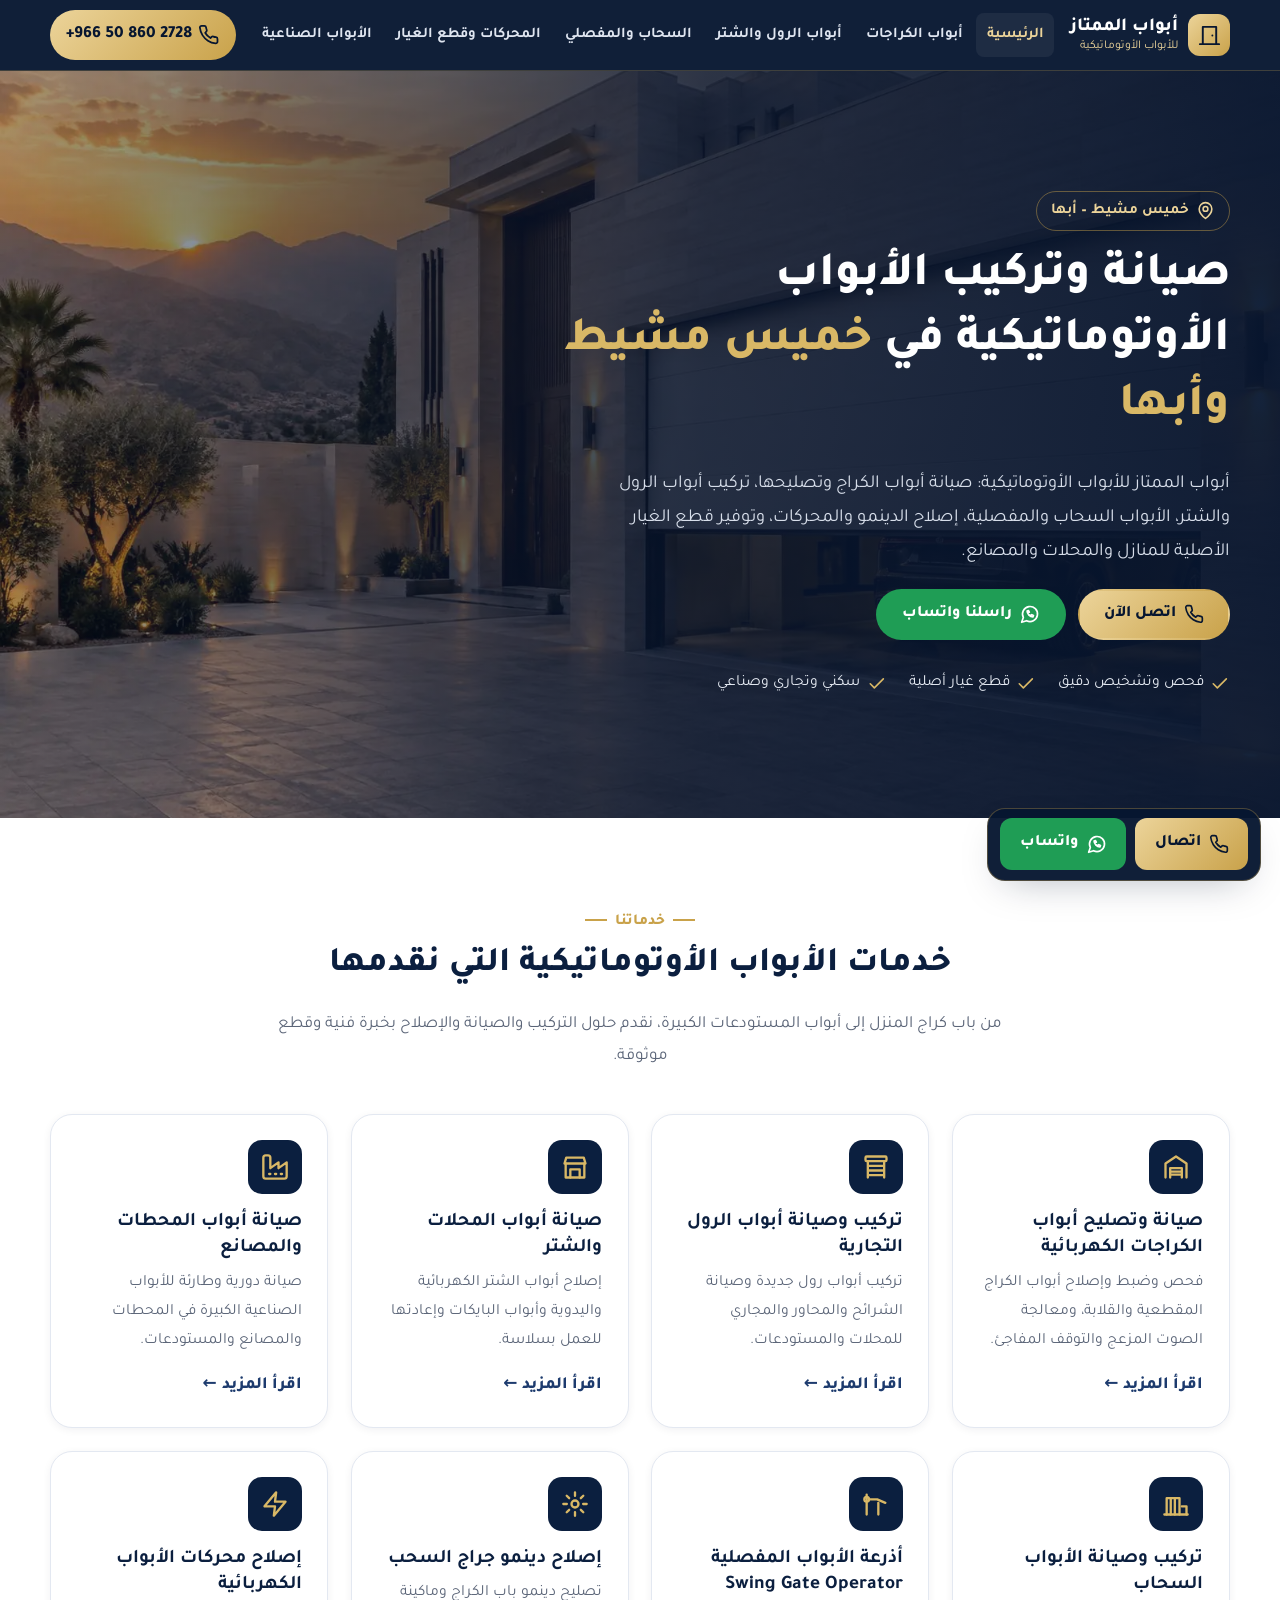
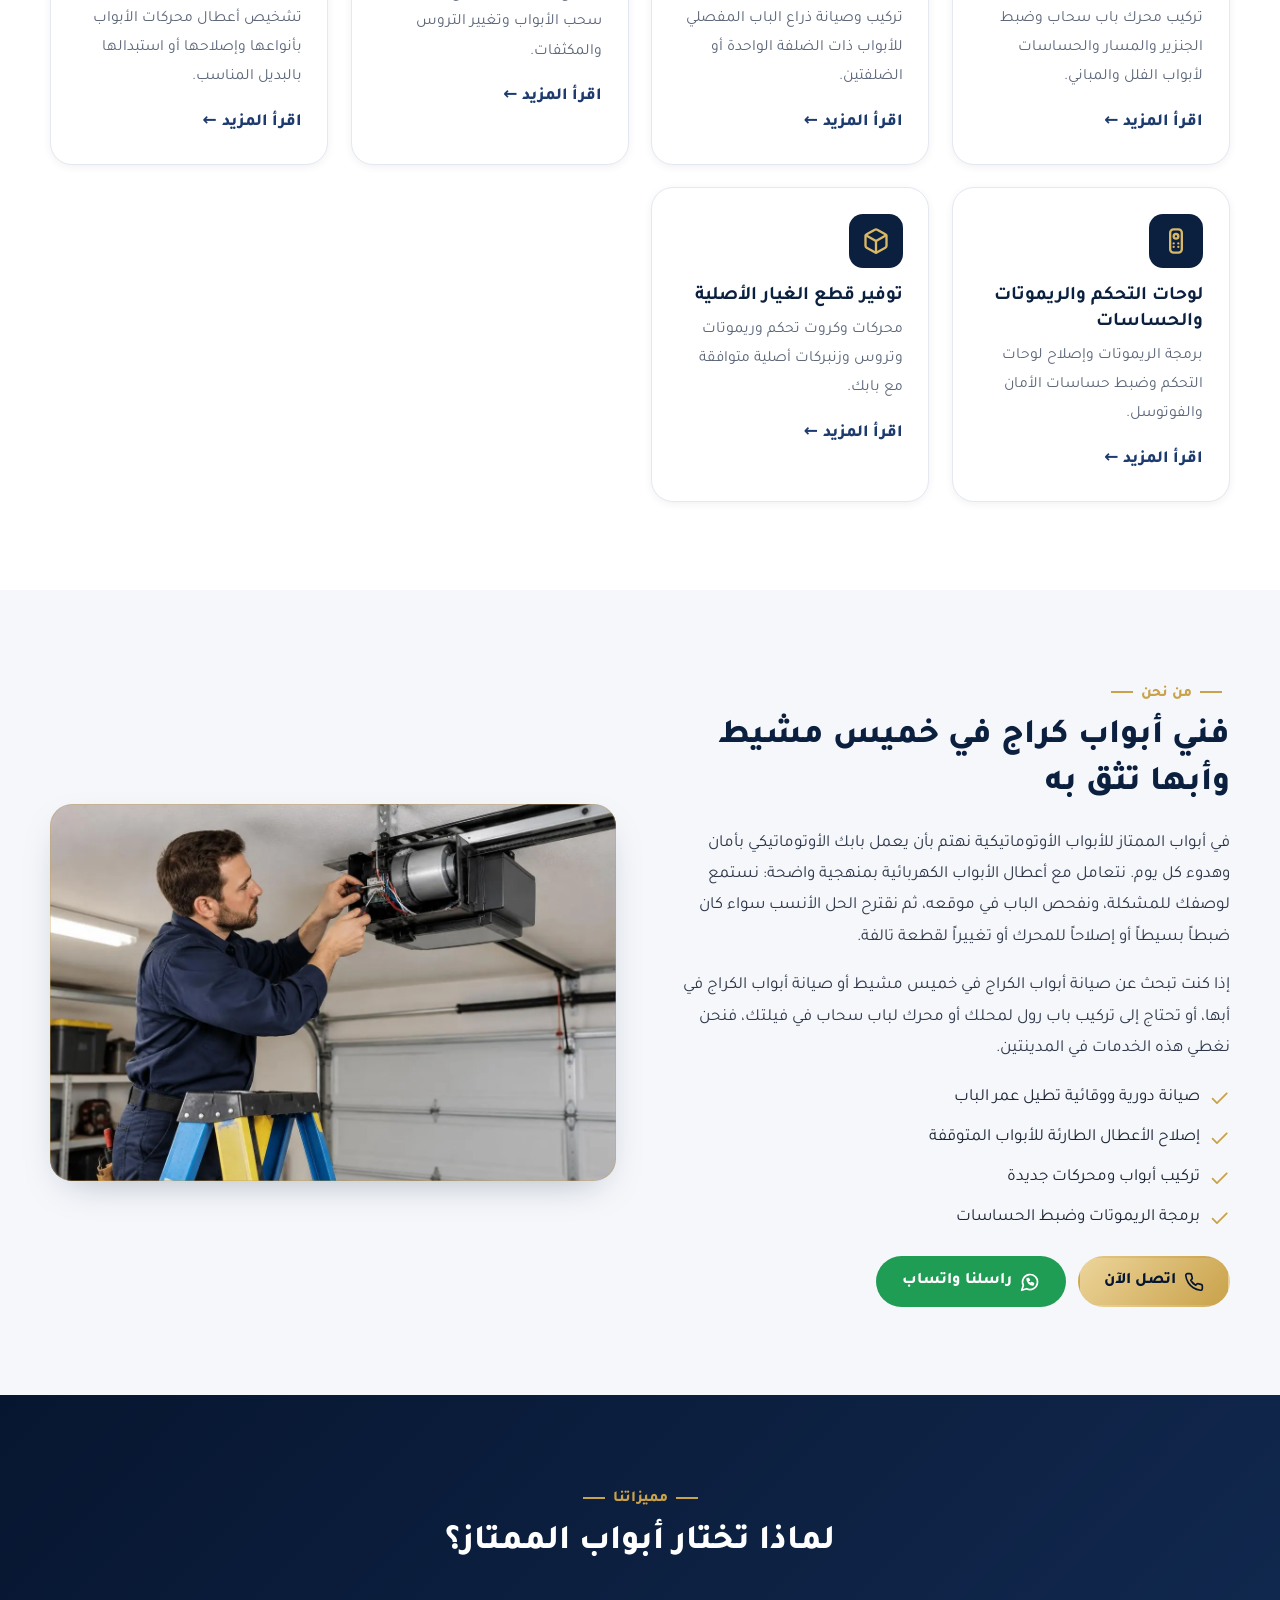
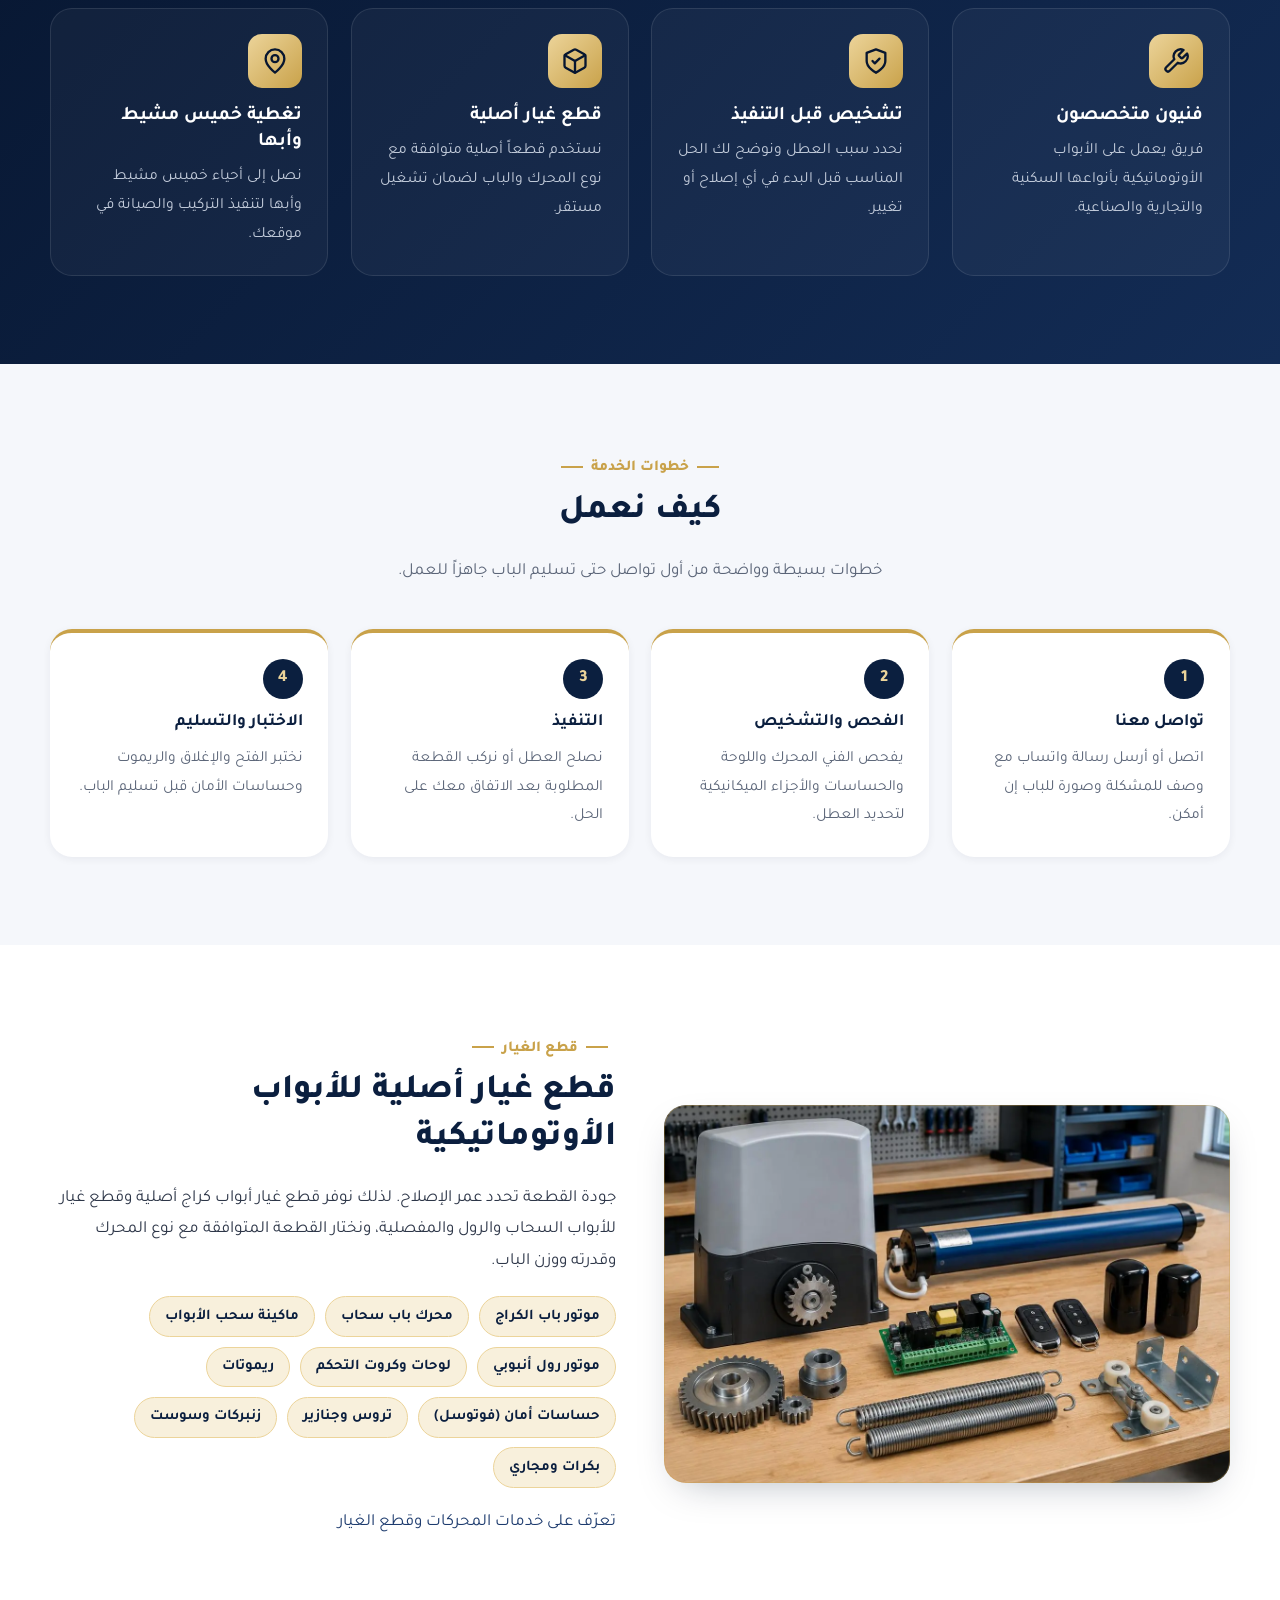
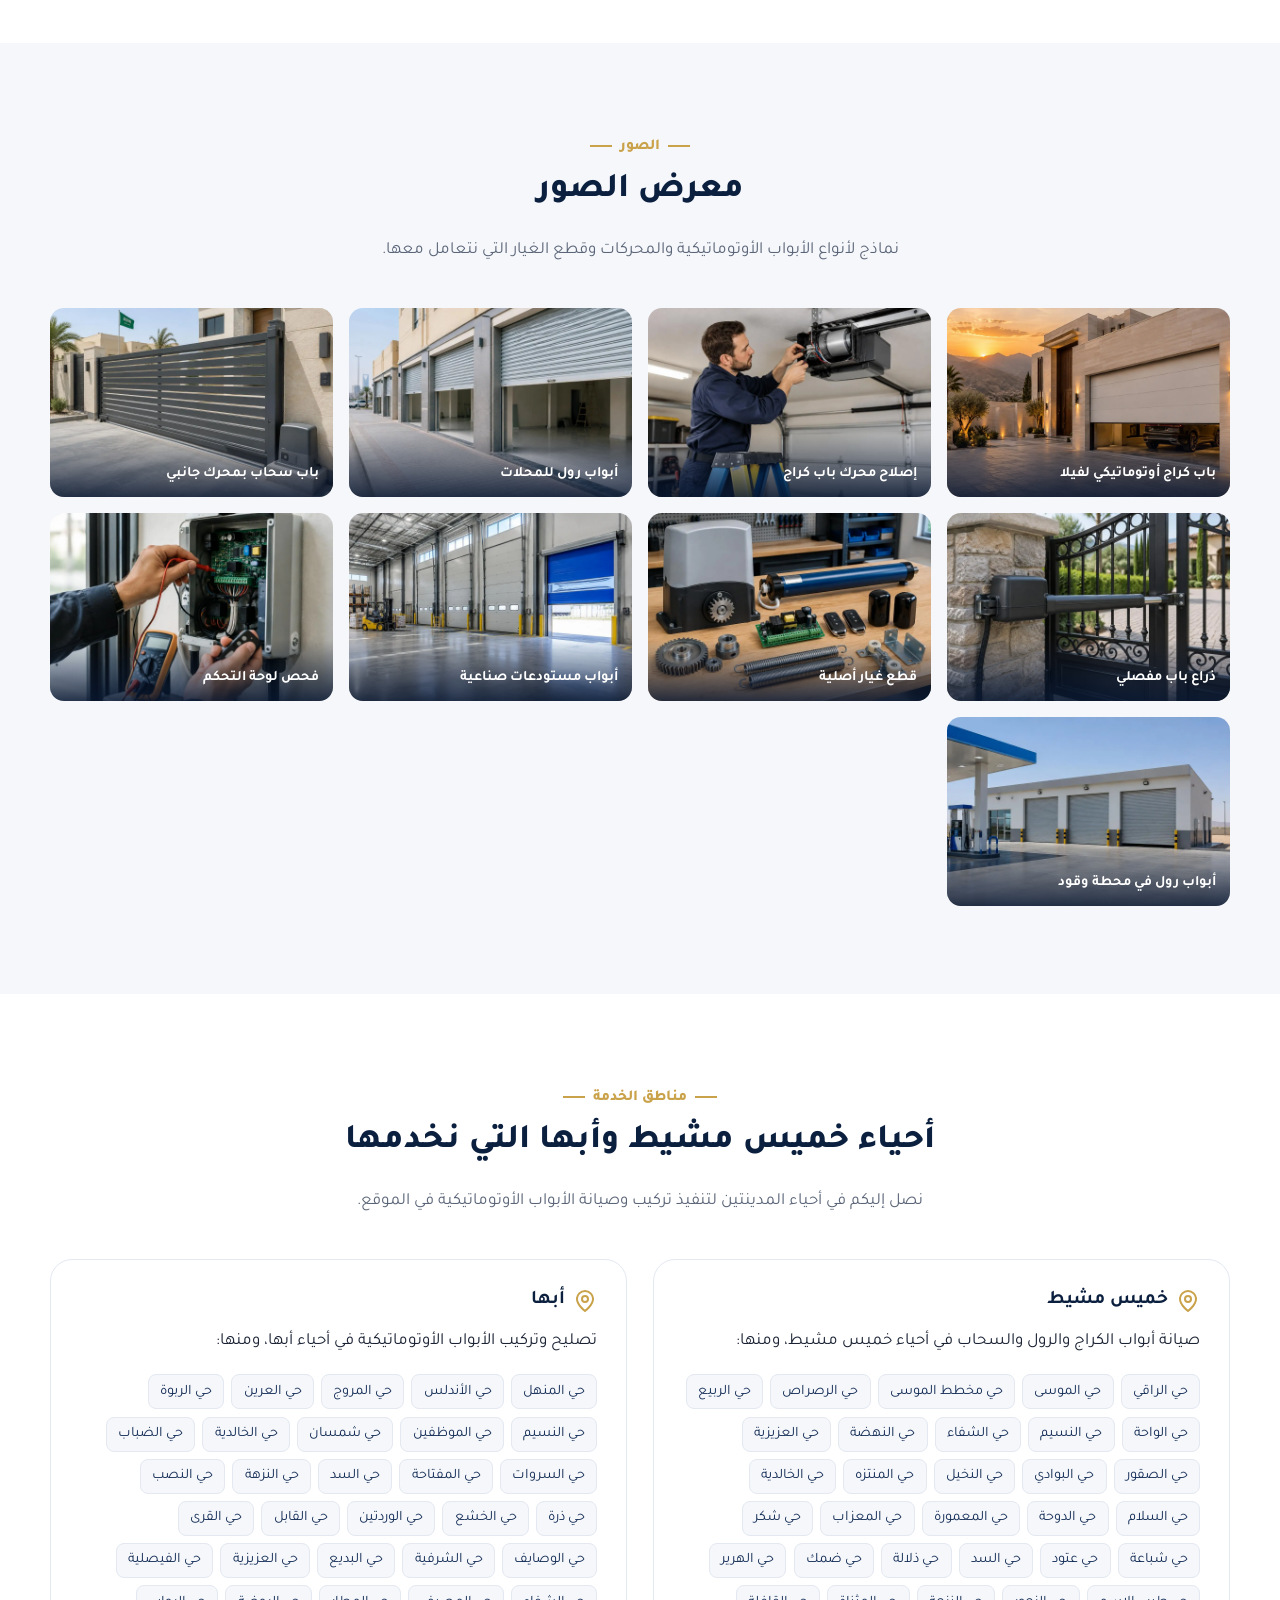
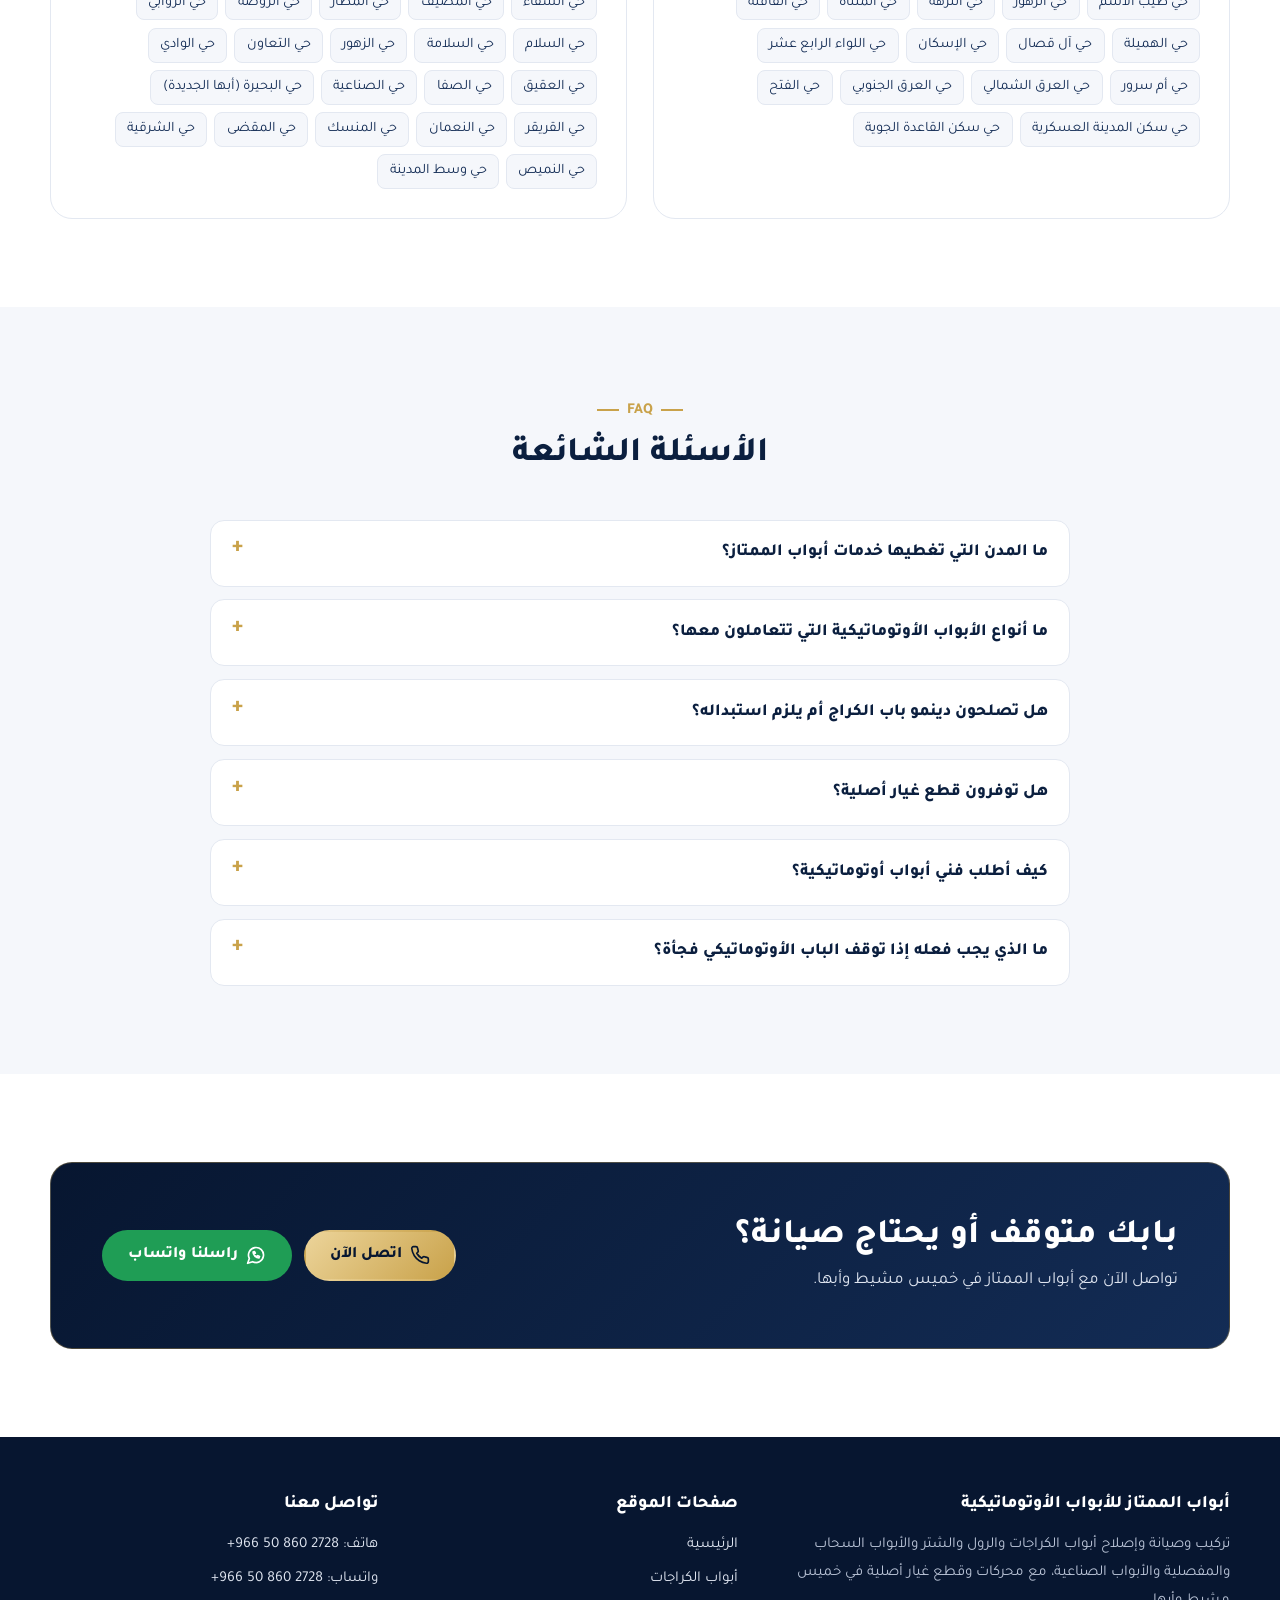
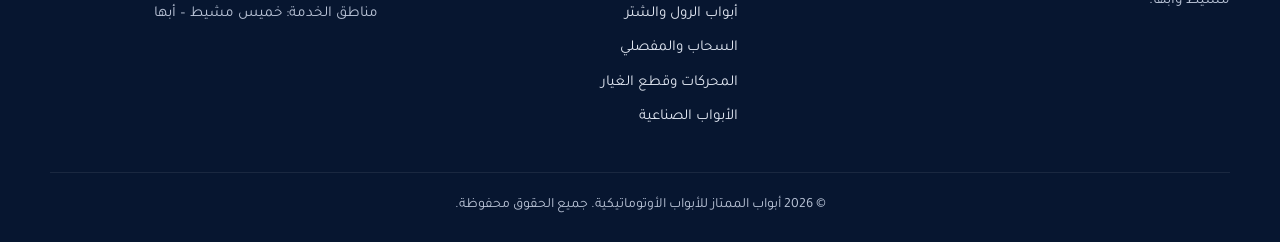
<file: index.html>
<!doctype html>
<html lang="ar" dir="rtl">
<head>

 <!-- Google tag (gtag.js) -->
<script async src="https://www.googletagmanager.com/gtag/js?id=AW-18585163987"></script>
<script>
  window.dataLayer = window.dataLayer || [];
  function gtag(){dataLayer.push(arguments);}
  gtag('js', new Date());
  gtag('config', 'AW-18585163987');
</script>
<!-- Event snippet for انقر للاتصال conversion page
In your html page, add the snippet and call gtag_report_conversion when someone clicks on the chosen link or button. -->
<script>
function gtag_report_conversion(url) {
  var callback = function () {
    if (typeof(url) != 'undefined') {
      window.location = url;
    }
  };
  gtag('event', 'conversion', {
      'send_to': 'AW-18585163987/CA3zCPzS1rsdENOxjJ5F',
      'value': 1.0,
      'currency': 'EGP',
      'event_callback': callback
  });
  return false;
}
</script>

  
<meta charset="utf-8">
<meta name="viewport" content="width=device-width, initial-scale=1">
<title>أبواب الممتاز | صيانة وتركيب الأبواب الأوتوماتيكية خميس مشيط وأبها</title>
<meta name="description" content="صيانة أبواب الكراج في خميس مشيط وأبها، تركيب أبواب الرول والشتر والسحاب والمفصلي، إصلاح الدينمو والمحركات وقطع غيار أصلية. اتصل 0508602728.">
<link rel="canonical" href="https://abo-abdo.site/">
<meta name="robots" content="index, follow, max-image-preview:large">
<meta name="theme-color" content="#071630">
<meta property="og:type" content="website">
<meta property="og:locale" content="ar_SA">
<meta property="og:site_name" content="أبواب الممتاز للأبواب الأوتوماتيكية">
<meta property="og:title" content="أبواب الممتاز | صيانة وتركيب الأبواب الأوتوماتيكية خميس مشيط وأبها">
<meta property="og:description" content="صيانة أبواب الكراج في خميس مشيط وأبها، تركيب أبواب الرول والشتر والسحاب والمفصلي، إصلاح الدينمو والمحركات وقطع غيار أصلية. اتصل 0508602728.">
<meta property="og:url" content="https://abo-abdo.site/">
<meta property="og:image" content="https://abo-abdo.site/assets/images/1.webp">
<meta property="og:image:width" content="1600">
<meta property="og:image:height" content="1008">
<meta property="og:image:alt" content="واجهة فيلا حديثة بباب كراج أوتوماتيكي مقطعي أبيض مفتوح جزئياً وقت الغروب">
<meta name="twitter:card" content="summary_large_image">
<meta name="twitter:title" content="أبواب الممتاز | صيانة وتركيب الأبواب الأوتوماتيكية خميس مشيط وأبها">
<meta name="twitter:description" content="صيانة أبواب الكراج في خميس مشيط وأبها، تركيب أبواب الرول والشتر والسحاب والمفصلي، إصلاح الدينمو والمحركات وقطع غيار أصلية. اتصل 0508602728.">
<meta name="twitter:image" content="https://abo-abdo.site/assets/images/1.webp">
<link rel="icon" href="favicon.svg" type="image/svg+xml">
<link rel="preload" href="assets/fonts/tajawal-arabic-400.woff2" as="font" type="font/woff2" crossorigin>
<link rel="preload" href="assets/fonts/tajawal-arabic-800.woff2" as="font" type="font/woff2" crossorigin>
<link rel="preload" as="image" href="assets/images/1.webp" fetchpriority="high">
<link rel="stylesheet" href="assets/css/style.css">
<!-- Google Tag Manager: ضع معرف الحاوية (مثل GTM-XXXXXXX) في GTM_ID لتفعيله -->
<script>window.dataLayer=window.dataLayer||[];(function(w,d,i){if(!i)return;w.dataLayer.push({'gtm.start':Date.now(),event:'gtm.js'});var j=d.createElement('script');j.async=true;j.src='https://www.googletagmanager.com/gtm.js?id='+i;d.head.appendChild(j);})(window,document,'');</script>
<script type="application/ld+json">{"@context":"https://schema.org","@graph":[{"@type":"HomeAndConstructionBusiness","@id":"https://abo-abdo.site/#business","name":"أبواب الممتاز للأبواب الأوتوماتيكية","url":"https://abo-abdo.site/","telephone":"+966508602728","image":"https://abo-abdo.site/assets/images/1.webp","logo":"https://abo-abdo.site/favicon.svg","address":{"@type":"PostalAddress","addressLocality":"خميس مشيط","addressRegion":"منطقة عسير","addressCountry":"SA"},"areaServed":[{"@type":"City","name":"خميس مشيط"},{"@type":"City","name":"أبها"}],"contactPoint":{"@type":"ContactPoint","telephone":"+966508602728","contactType":"customer service","areaServed":"SA","availableLanguage":["ar"]}},{"@type":"WebPage","@id":"https://abo-abdo.site/#webpage","url":"https://abo-abdo.site/","name":"أبواب الممتاز | صيانة وتركيب الأبواب الأوتوماتيكية خميس مشيط وأبها","description":"صيانة أبواب الكراج في خميس مشيط وأبها، تركيب أبواب الرول والشتر والسحاب والمفصلي، إصلاح الدينمو والمحركات وقطع غيار أصلية. اتصل 0508602728.","inLanguage":"ar-SA","isPartOf":{"@id":"https://abo-abdo.site/#website"},"about":{"@id":"https://abo-abdo.site/#business"},"primaryImageOfPage":"https://abo-abdo.site/assets/images/1.webp","breadcrumb":{"@id":"https://abo-abdo.site/#breadcrumb"}},{"@type":"BreadcrumbList","@id":"https://abo-abdo.site/#breadcrumb","itemListElement":[{"@type":"ListItem","position":1,"name":"الرئيسية","item":"https://abo-abdo.site/"}]},{"@type":"FAQPage","@id":"https://abo-abdo.site/#faq","mainEntity":[{"@type":"Question","name":"ما المدن التي تغطيها خدمات أبواب الممتاز؟","acceptedAnswer":{"@type":"Answer","text":"نقدم خدماتنا في مدينتي خميس مشيط وأبها وأحيائهما المختلفة، ويمكنكم الاطلاع على قائمة الأحياء في قسم مناطق الخدمة أو التواصل معنا للتأكد من موقعكم."}},{"@type":"Question","name":"ما أنواع الأبواب الأوتوماتيكية التي تتعاملون معها؟","acceptedAnswer":{"@type":"Answer","text":"نتعامل مع أبواب الكراجات الكهربائية، وأبواب الرول والشتر للمحلات والبايكات، والأبواب السحاب، والأبواب المفصلية بأذرعة التشغيل، وأبواب المحطات والمصانع والمستودعات."}},{"@type":"Question","name":"هل تصلحون دينمو باب الكراج أم يلزم استبداله؟","acceptedAnswer":{"@type":"Answer","text":"نبدأ بفحص الدينمو أو المحرك وتحديد سبب العطل، فكثير من الأعطال تُحل بإصلاح التروس أو المكثف أو لوحة التحكم دون الحاجة لتغيير المحرك كاملاً، وإذا كان الاستبدال هو الحل الأنسب نوضح ذلك لكم قبل التنفيذ."}},{"@type":"Question","name":"هل توفرون قطع غيار أصلية؟","acceptedAnswer":{"@type":"Answer","text":"نعم، نوفر قطع غيار أصلية للأبواب الأوتوماتيكية مثل المحركات ولوحات التحكم والريموتات والحساسات والتروس والزنبركات، ونختار القطعة المتوافقة مع نوع بابكم."}},{"@type":"Question","name":"كيف أطلب فني أبواب أوتوماتيكية؟","acceptedAnswer":{"@type":"Answer","text":"يمكنكم الاتصال مباشرة على الرقم 0508602728 أو مراسلتنا عبر واتساب مع وصف المشكلة وصورة للباب إن أمكن، وسنرتب معكم موعد الزيارة."}},{"@type":"Question","name":"ما الذي يجب فعله إذا توقف الباب الأوتوماتيكي فجأة؟","acceptedAnswer":{"@type":"Answer","text":"افصل الكهرباء عن الباب وتجنب تحريكه بالقوة، ثم تأكد من بطارية الريموت وعدم وجود عائق أمام الحساسات، وإذا استمرت المشكلة تواصل معنا لفحص المحرك ولوحة التحكم بأمان."}}]},{"@type":"WebSite","@id":"https://abo-abdo.site/#website","url":"https://abo-abdo.site/","name":"أبواب الممتاز للأبواب الأوتوماتيكية","inLanguage":"ar-SA","publisher":{"@id":"https://abo-abdo.site/#business"}},{"@type":"OfferCatalog","@id":"https://abo-abdo.site/#services","name":"خدمات الأبواب الأوتوماتيكية","itemListElement":[{"@type":"Offer","itemOffered":{"@type":"Service","name":"صيانة وتصليح أبواب الكراجات الكهربائية","url":"https://abo-abdo.site/garage-doors.html","provider":{"@id":"https://abo-abdo.site/#business"}}},{"@type":"Offer","itemOffered":{"@type":"Service","name":"تركيب وصيانة أبواب الرول التجارية","url":"https://abo-abdo.site/roller-doors.html","provider":{"@id":"https://abo-abdo.site/#business"}}},{"@type":"Offer","itemOffered":{"@type":"Service","name":"صيانة أبواب المحلات والشتر","url":"https://abo-abdo.site/roller-doors.html","provider":{"@id":"https://abo-abdo.site/#business"}}},{"@type":"Offer","itemOffered":{"@type":"Service","name":"صيانة أبواب المحطات والمصانع","url":"https://abo-abdo.site/industrial-doors.html","provider":{"@id":"https://abo-abdo.site/#business"}}},{"@type":"Offer","itemOffered":{"@type":"Service","name":"تركيب وصيانة الأبواب السحاب","url":"https://abo-abdo.site/automatic-gates.html","provider":{"@id":"https://abo-abdo.site/#business"}}},{"@type":"Offer","itemOffered":{"@type":"Service","name":"أذرعة الأبواب المفصلية Swing Gate Operator","url":"https://abo-abdo.site/automatic-gates.html","provider":{"@id":"https://abo-abdo.site/#business"}}},{"@type":"Offer","itemOffered":{"@type":"Service","name":"إصلاح دينمو جراج السحب","url":"https://abo-abdo.site/motors-and-spare-parts.html","provider":{"@id":"https://abo-abdo.site/#business"}}},{"@type":"Offer","itemOffered":{"@type":"Service","name":"إصلاح محركات الأبواب الكهربائية","url":"https://abo-abdo.site/motors-and-spare-parts.html","provider":{"@id":"https://abo-abdo.site/#business"}}},{"@type":"Offer","itemOffered":{"@type":"Service","name":"لوحات التحكم والريموتات والحساسات","url":"https://abo-abdo.site/motors-and-spare-parts.html","provider":{"@id":"https://abo-abdo.site/#business"}}},{"@type":"Offer","itemOffered":{"@type":"Service","name":"توفير قطع الغيار الأصلية","url":"https://abo-abdo.site/motors-and-spare-parts.html","provider":{"@id":"https://abo-abdo.site/#business"}}}]}]}</script>
</head>
<body>
  
<!-- Google Tag Manager (noscript) -->
<noscript>
<iframe src="https://www.googletagmanager.com/ns.html?id=GTM-KTZCSX96"
height="0" width="0" style="display:none;visibility:hidden"></iframe>
</noscript>
<!-- End Google Tag Manager (noscript) -->

<svg width="0" height="0" style="position:absolute" aria-hidden="true"><symbol id="i-phone" viewBox="0 0 24 24"><path d="M22 16.92v3a2 2 0 0 1-2.18 2 19.79 19.79 0 0 1-8.63-3.07 19.5 19.5 0 0 1-6-6 19.79 19.79 0 0 1-3.07-8.67A2 2 0 0 1 4.11 2h3a2 2 0 0 1 2 1.72c.13.96.36 1.9.7 2.81a2 2 0 0 1-.45 2.11L8.09 9.91a16 16 0 0 0 6 6l1.27-1.27a2 2 0 0 1 2.11-.45c.91.34 1.85.57 2.81.7A2 2 0 0 1 22 16.92z"/></symbol><symbol id="i-wa" viewBox="0 0 24 24"><path d="M7.9 20A9 9 0 1 0 4 16.1L2 22Z"/><path d="M9 10c.5 2 2 3.5 4 4l1.2-1.2 2 1-.7 1.7c-3.5 0-7-3.5-7-7l1.7-.7 1 2Z"/></symbol><symbol id="i-garage" viewBox="0 0 24 24"><path d="M3 21V9l9-6 9 6v12"/><path d="M7 21v-8h10v8"/><path d="M7 16h10"/><path d="M7 18.5h10"/></symbol><symbol id="i-roller" viewBox="0 0 24 24"><rect x="3" y="3" width="18" height="4" rx="1"/><path d="M5 7v14M19 7v14M5 11h14M5 15h14M5 19h14"/></symbol><symbol id="i-gate" viewBox="0 0 24 24"><path d="M2 21h20"/><path d="M4 21V7h11v14"/><path d="M7.5 7v14M11 7v14"/><path d="M17 14h4v7"/></symbol><symbol id="i-arm" viewBox="0 0 24 24"><path d="M4 21V4"/><circle cx="4" cy="8" r="2"/><path d="M6 8h7l7 3"/><path d="M14 21V11"/></symbol><symbol id="i-gear" viewBox="0 0 24 24"><circle cx="12" cy="12" r="3"/><path d="M12 2v3M12 19v3M4.9 4.9l2.1 2.1M17 17l2.1 2.1M2 12h3M19 12h3M4.9 19.1 7 17M17 7l2.1-2.1"/></symbol><symbol id="i-cpu" viewBox="0 0 24 24"><rect x="4" y="4" width="16" height="16" rx="2"/><rect x="9" y="9" width="6" height="6"/><path d="M9 1v3M15 1v3M9 20v3M15 20v3M20 9h3M20 14h3M1 9h3M1 14h3"/></symbol><symbol id="i-factory" viewBox="0 0 24 24"><path d="M2 20a2 2 0 0 0 2 2h16a2 2 0 0 0 2-2V8l-7 5V8l-7 5V4a2 2 0 0 0-2-2H4a2 2 0 0 0-2 2Z"/><path d="M17 18h1M12 18h1M7 18h1"/></symbol><symbol id="i-shop" viewBox="0 0 24 24"><path d="M3 9h18l-1.5-5h-15Z"/><path d="M4 9v12h16V9"/><path d="M8 21v-7h8v7"/></symbol><symbol id="i-wrench" viewBox="0 0 24 24"><path d="M14.7 6.3a1 1 0 0 0 0 1.4l1.6 1.6a1 1 0 0 0 1.4 0l3.77-3.77a6 6 0 0 1-7.94 7.94l-6.91 6.91a2.12 2.12 0 0 1-3-3l6.91-6.91a6 6 0 0 1 7.94-7.94l-3.76 3.76z"/></symbol><symbol id="i-shield" viewBox="0 0 24 24"><path d="M12 22s8-4 8-10V5l-8-3-8 3v7c0 6 8 10 8 10"/><path d="m9 12 2 2 4-4"/></symbol><symbol id="i-pin" viewBox="0 0 24 24"><path d="M20 10c0 6-8 12-8 12s-8-6-8-12a8 8 0 0 1 16 0Z"/><circle cx="12" cy="10" r="3"/></symbol><symbol id="i-check" viewBox="0 0 24 24"><path d="M20 6 9 17l-5-5"/></symbol><symbol id="i-bolt" viewBox="0 0 24 24"><path d="M13 2 3 14h9l-1 8 10-12h-9l1-8z"/></symbol><symbol id="i-box" viewBox="0 0 24 24"><path d="M21 8a2 2 0 0 0-1-1.73l-7-4a2 2 0 0 0-2 0l-7 4A2 2 0 0 0 3 8v8a2 2 0 0 0 1 1.73l7 4a2 2 0 0 0 2 0l7-4A2 2 0 0 0 21 16Z"/><path d="m3.3 7 8.7 5 8.7-5"/><path d="M12 22V12"/></symbol><symbol id="i-remote" viewBox="0 0 24 24"><rect x="7" y="2" width="10" height="20" rx="3"/><circle cx="12" cy="8" r="2"/><path d="M10 14h.01M14 14h.01M10 17h.01M14 17h.01"/></symbol><symbol id="i-menu" viewBox="0 0 24 24"><path d="M4 6h16M4 12h16M4 18h16"/></symbol><symbol id="i-door" viewBox="0 0 24 24"><path d="M5 21V3h14v18"/><path d="M2 21h20"/><path d="M15 12h.01"/></symbol></svg>
<a class="skip" href="#main">تخطَّ إلى المحتوى</a>
<header class="site-header">
  <div class="container nav-wrap">
    <a class="brand" href="./" aria-label="أبواب الممتاز للأبواب الأوتوماتيكية - الصفحة الرئيسية">
      <span class="brand-mark"><svg class="ico" aria-hidden="true"><use href="#i-door"/></svg></span>
      <span>أبواب الممتاز<small>للأبواب الأوتوماتيكية</small></span>
    </a>
    <button class="nav-toggle" type="button" aria-expanded="false" aria-controls="main-nav" aria-label="فتح القائمة"><svg class="ico" aria-hidden="true"><use href="#i-menu"/></svg></button>
    <nav class="main-nav" id="main-nav" aria-label="القائمة الرئيسية"><ul><li><a href="./" aria-current="page">الرئيسية</a></li><li><a href="garage-doors.html">أبواب الكراجات</a></li><li><a href="roller-doors.html">أبواب الرول والشتر</a></li><li><a href="automatic-gates.html">السحاب والمفصلي</a></li><li><a href="motors-and-spare-parts.html">المحركات وقطع الغيار</a></li><li><a href="industrial-doors.html">الأبواب الصناعية</a></li></ul></nav>
    <a class="nav-call" href="tel:+966508602728" onclick="return gtag_report_conversion('tel:+966508602728');" onclick="return gtag_report_conversion('tel:+966508602728');" onclick="return gtag_report_conversion('tel:+966508602728');" onclick="return gtag_report_conversion('tel:+966508602728');" onclick="return gtag_report_conversion('tel:+966508602728');" onclick="return gtag_report_conversion('tel:+966508602728');" onclick="return gtag_report_conversion('tel:+966508602728');" onclick="return gtag_report_conversion('tel:+966508602728');" onclick="return gtag_report_conversion('tel:+966508602728');" onclick="return gtag_report_conversion('tel:+966508602728');" onclick="return gtag_report_conversion('tel:+966508602728');" onclick="return gtag_report_conversion('tel:+966508602728');" onclick="return gtag_report_conversion('tel:+966508602728');" onclick="return gtag_report_conversion('tel:+966508602728');" data-loc="header"><svg class="ico" aria-hidden="true"><use href="#i-phone"/></svg><span class="ltr" dir="ltr">+966 50 860 2728</span></a>
  </div>
</header>
<main id="main">
<section class="hero">
  <div class="hero-media"><img src="assets/images/1.webp" alt="واجهة فيلا حديثة بباب كراج أوتوماتيكي مقطعي أبيض مفتوح جزئياً وقت الغروب" width="1600" height="1008" fetchpriority="high" decoding="async"></div>
  <div class="container"><div class="hero-inner">
    <span class="eyebrow"><svg class="ico" aria-hidden="true"><use href="#i-pin"/></svg> خميس مشيط – أبها</span>
    <h1>صيانة وتركيب الأبواب الأوتوماتيكية في <span>خميس مشيط وأبها</span></h1>
    <p class="lead">أبواب الممتاز للأبواب الأوتوماتيكية: صيانة أبواب الكراج وتصليحها، تركيب أبواب الرول والشتر، الأبواب السحاب والمفصلية، إصلاح الدينمو والمحركات، وتوفير قطع الغيار الأصلية للمنازل والمحلات والمصانع.</p>
    <div class="btn-row">
  <a class="btn btn-gold" href="tel:+966508602728" onclick="return gtag_report_conversion('tel:+966508602728');" onclick="return gtag_report_conversion('tel:+966508602728');" onclick="return gtag_report_conversion('tel:+966508602728');" onclick="return gtag_report_conversion('tel:+966508602728');" onclick="return gtag_report_conversion('tel:+966508602728');" onclick="return gtag_report_conversion('tel:+966508602728');" onclick="return gtag_report_conversion('tel:+966508602728');" onclick="return gtag_report_conversion('tel:+966508602728');" onclick="return gtag_report_conversion('tel:+966508602728');" onclick="return gtag_report_conversion('tel:+966508602728');" onclick="return gtag_report_conversion('tel:+966508602728');" onclick="return gtag_report_conversion('tel:+966508602728');" onclick="return gtag_report_conversion('tel:+966508602728');" onclick="return gtag_report_conversion('tel:+966508602728');" data-loc="hero"><svg class="ico" aria-hidden="true"><use href="#i-phone"/></svg> اتصل الآن</a>
  <a class="btn btn-wa" href="https://wa.me/966508602728" target="_blank" rel="noopener" data-loc="hero"><svg class="ico" aria-hidden="true"><use href="#i-wa"/></svg> راسلنا واتساب</a>
</div>
    <ul class="hero-points">
      <li><svg class="ico" aria-hidden="true"><use href="#i-check"/></svg> فحص وتشخيص دقيق</li>
      <li><svg class="ico" aria-hidden="true"><use href="#i-check"/></svg> قطع غيار أصلية</li>
      <li><svg class="ico" aria-hidden="true"><use href="#i-check"/></svg> سكني وتجاري وصناعي</li>
    </ul>
  </div></div>
</section>
<section class="section" id="services"><div class="container">
<div class="section-head"><span class="kicker">خدماتنا</span><h2>خدمات الأبواب الأوتوماتيكية التي نقدمها</h2><p>من باب كراج المنزل إلى أبواب المستودعات الكبيرة، نقدم حلول التركيب والصيانة والإصلاح بخبرة فنية وقطع موثوقة.</p></div><div class="grid grid-3"><article class="card"><div class="card-ico"><svg class="ico" aria-hidden="true"><use href="#i-garage"/></svg></div><h3>صيانة وتصليح أبواب الكراجات الكهربائية</h3><p>فحص وضبط وإصلاح أبواب الكراج المقطعية والقلابة، ومعالجة الصوت المزعج والتوقف المفاجئ.</p><a class="card-link" href="garage-doors.html">اقرأ المزيد</a></article><article class="card"><div class="card-ico"><svg class="ico" aria-hidden="true"><use href="#i-roller"/></svg></div><h3>تركيب وصيانة أبواب الرول التجارية</h3><p>تركيب أبواب رول جديدة وصيانة الشرائح والمحاور والمجاري للمحلات والمستودعات.</p><a class="card-link" href="roller-doors.html">اقرأ المزيد</a></article><article class="card"><div class="card-ico"><svg class="ico" aria-hidden="true"><use href="#i-shop"/></svg></div><h3>صيانة أبواب المحلات والشتر</h3><p>إصلاح أبواب الشتر الكهربائية واليدوية وأبواب البايكات وإعادتها للعمل بسلاسة.</p><a class="card-link" href="roller-doors.html">اقرأ المزيد</a></article><article class="card"><div class="card-ico"><svg class="ico" aria-hidden="true"><use href="#i-factory"/></svg></div><h3>صيانة أبواب المحطات والمصانع</h3><p>صيانة دورية وطارئة للأبواب الصناعية الكبيرة في المحطات والمصانع والمستودعات.</p><a class="card-link" href="industrial-doors.html">اقرأ المزيد</a></article><article class="card"><div class="card-ico"><svg class="ico" aria-hidden="true"><use href="#i-gate"/></svg></div><h3>تركيب وصيانة الأبواب السحاب</h3><p>تركيب محرك باب سحاب وضبط الجنزير والمسار والحساسات لأبواب الفلل والمباني.</p><a class="card-link" href="automatic-gates.html">اقرأ المزيد</a></article><article class="card"><div class="card-ico"><svg class="ico" aria-hidden="true"><use href="#i-arm"/></svg></div><h3>أذرعة الأبواب المفصلية Swing Gate Operator</h3><p>تركيب وصيانة ذراع الباب المفصلي للأبواب ذات الضلفة الواحدة أو الضلفتين.</p><a class="card-link" href="automatic-gates.html">اقرأ المزيد</a></article><article class="card"><div class="card-ico"><svg class="ico" aria-hidden="true"><use href="#i-gear"/></svg></div><h3>إصلاح دينمو جراج السحب</h3><p>تصليح دينمو باب الكراج وماكينة سحب الأبواب وتغيير التروس والمكثفات.</p><a class="card-link" href="motors-and-spare-parts.html">اقرأ المزيد</a></article><article class="card"><div class="card-ico"><svg class="ico" aria-hidden="true"><use href="#i-bolt"/></svg></div><h3>إصلاح محركات الأبواب الكهربائية</h3><p>تشخيص أعطال محركات الأبواب بأنواعها وإصلاحها أو استبدالها بالبديل المناسب.</p><a class="card-link" href="motors-and-spare-parts.html">اقرأ المزيد</a></article><article class="card"><div class="card-ico"><svg class="ico" aria-hidden="true"><use href="#i-remote"/></svg></div><h3>لوحات التحكم والريموتات والحساسات</h3><p>برمجة الريموتات وإصلاح لوحات التحكم وضبط حساسات الأمان والفوتوسل.</p><a class="card-link" href="motors-and-spare-parts.html">اقرأ المزيد</a></article><article class="card"><div class="card-ico"><svg class="ico" aria-hidden="true"><use href="#i-box"/></svg></div><h3>توفير قطع الغيار الأصلية</h3><p>محركات وكروت تحكم وريموتات وتروس وزنبركات أصلية متوافقة مع بابك.</p><a class="card-link" href="motors-and-spare-parts.html">اقرأ المزيد</a></article></div></div></section>
<section class="section section-alt">
  <div class="container split">
    <div class="prose"><span class="kicker">من نحن</span><h2>فني أبواب كراج في خميس مشيط وأبها تثق به</h2><p>في أبواب الممتاز للأبواب الأوتوماتيكية نهتم بأن يعمل بابك الأوتوماتيكي بأمان وهدوء كل يوم. نتعامل مع أعطال الأبواب الكهربائية بمنهجية واضحة: نستمع لوصفك للمشكلة، ونفحص الباب في موقعه، ثم نقترح الحل الأنسب سواء كان ضبطاً بسيطاً أو إصلاحاً للمحرك أو تغييراً لقطعة تالفة.</p>
  <p>إذا كنت تبحث عن صيانة أبواب الكراج في خميس مشيط أو صيانة أبواب الكراج في أبها، أو تحتاج إلى تركيب باب رول لمحلك أو محرك لباب سحاب في فيلتك، فنحن نغطي هذه الخدمات في المدينتين.</p>
  <ul class="checks"><li><svg class="ico" aria-hidden="true"><use href="#i-check"/></svg><span>صيانة دورية ووقائية تطيل عمر الباب</span></li><li><svg class="ico" aria-hidden="true"><use href="#i-check"/></svg><span>إصلاح الأعطال الطارئة للأبواب المتوقفة</span></li><li><svg class="ico" aria-hidden="true"><use href="#i-check"/></svg><span>تركيب أبواب ومحركات جديدة</span></li><li><svg class="ico" aria-hidden="true"><use href="#i-check"/></svg><span>برمجة الريموتات وضبط الحساسات</span></li></ul>
  <div class="btn-row">
  <a class="btn btn-gold" href="tel:+966508602728" onclick="return gtag_report_conversion('tel:+966508602728');" onclick="return gtag_report_conversion('tel:+966508602728');" onclick="return gtag_report_conversion('tel:+966508602728');" onclick="return gtag_report_conversion('tel:+966508602728');" onclick="return gtag_report_conversion('tel:+966508602728');" onclick="return gtag_report_conversion('tel:+966508602728');" onclick="return gtag_report_conversion('tel:+966508602728');" onclick="return gtag_report_conversion('tel:+966508602728');" onclick="return gtag_report_conversion('tel:+966508602728');" onclick="return gtag_report_conversion('tel:+966508602728');" onclick="return gtag_report_conversion('tel:+966508602728');" onclick="return gtag_report_conversion('tel:+966508602728');" onclick="return gtag_report_conversion('tel:+966508602728');" data-loc="about"><svg class="ico" aria-hidden="true"><use href="#i-phone"/></svg> اتصل الآن</a>
  <a class="btn btn-wa" href="https://wa.me/966508602728" target="_blank" rel="noopener" data-loc="about"><svg class="ico" aria-hidden="true"><use href="#i-wa"/></svg> راسلنا واتساب</a>
</div></div>
    <figure><img src="assets/images/2.webp" alt="فني يصلح محرك فتح باب كراج كهربائي مثبت في سقف الكراج" width="1200" height="800" loading="lazy" decoding="async"></figure>
  </div>
</section>
<section class="section section-navy"><div class="container">
<div class="section-head"><span class="kicker">مميزاتنا</span><h2>لماذا تختار أبواب الممتاز؟</h2></div><div class="grid grid-3"><article class="card"><div class="card-ico"><svg class="ico" aria-hidden="true"><use href="#i-wrench"/></svg></div><h3>فنيون متخصصون</h3><p>فريق يعمل على الأبواب الأوتوماتيكية بأنواعها السكنية والتجارية والصناعية.</p></article><article class="card"><div class="card-ico"><svg class="ico" aria-hidden="true"><use href="#i-shield"/></svg></div><h3>تشخيص قبل التنفيذ</h3><p>نحدد سبب العطل ونوضح لك الحل المناسب قبل البدء في أي إصلاح أو تغيير.</p></article><article class="card"><div class="card-ico"><svg class="ico" aria-hidden="true"><use href="#i-box"/></svg></div><h3>قطع غيار أصلية</h3><p>نستخدم قطعاً أصلية متوافقة مع نوع المحرك والباب لضمان تشغيل مستقر.</p></article><article class="card"><div class="card-ico"><svg class="ico" aria-hidden="true"><use href="#i-pin"/></svg></div><h3>تغطية خميس مشيط وأبها</h3><p>نصل إلى أحياء خميس مشيط وأبها لتنفيذ التركيب والصيانة في موقعك.</p></article></div></div></section>
<section class="section section-alt"><div class="container">
<div class="section-head"><span class="kicker">خطوات الخدمة</span><h2>كيف نعمل</h2><p>خطوات بسيطة وواضحة من أول تواصل حتى تسليم الباب جاهزاً للعمل.</p></div><ol class="steps"><li><h3>تواصل معنا</h3><p>اتصل أو أرسل رسالة واتساب مع وصف للمشكلة وصورة للباب إن أمكن.</p></li><li><h3>الفحص والتشخيص</h3><p>يفحص الفني المحرك واللوحة والحساسات والأجزاء الميكانيكية لتحديد العطل.</p></li><li><h3>التنفيذ</h3><p>نصلح العطل أو نركب القطعة المطلوبة بعد الاتفاق معك على الحل.</p></li><li><h3>الاختبار والتسليم</h3><p>نختبر الفتح والإغلاق والريموت وحساسات الأمان قبل تسليم الباب.</p></li></ol></div></section>
<section class="section" id="spare-parts">
  <div class="container split reverse">
    <div class="prose"><span class="kicker">قطع الغيار</span><h2>قطع غيار أصلية للأبواب الأوتوماتيكية</h2><p>جودة القطعة تحدد عمر الإصلاح. لذلك نوفر قطع غيار أبواب كراج أصلية وقطع غيار للأبواب السحاب والرول والمفصلية، ونختار القطعة المتوافقة مع نوع المحرك وقدرته ووزن الباب.</p>
  <ul class="parts"><li>موتور باب الكراج</li><li>محرك باب سحاب</li><li>ماكينة سحب الأبواب</li><li>موتور رول أنبوبي</li><li>لوحات وكروت التحكم</li><li>ريموتات</li><li>حساسات أمان (فوتوسل)</li><li>تروس وجنازير</li><li>زنبركات وسوست</li><li>بكرات ومجاري</li></ul>
  <p><a href="motors-and-spare-parts.html">تعرّف على خدمات المحركات وقطع الغيار</a></p></div>
    <figure><img src="assets/images/6.webp" alt="قطع غيار أبواب أوتوماتيكية: محرك باب سحاب وموتور رول أنبوبي ولوحة تحكم وريموتات وحساسات وزنبركات" width="1200" height="800" loading="lazy" decoding="async"></figure>
  </div>
</section>
<section class="section section-alt" id="gallery"><div class="container">
<div class="section-head"><span class="kicker">الصور</span><h2>معرض الصور</h2><p>نماذج لأنواع الأبواب الأوتوماتيكية والمحركات وقطع الغيار التي نتعامل معها.</p></div><div class="gallery"><figure style="margin:0"><button type="button" data-full="assets/images/1.webp" aria-label="تكبير صورة: باب كراج أوتوماتيكي لفيلا"><img src="assets/images/1.webp" alt="واجهة فيلا حديثة بباب كراج أوتوماتيكي مقطعي أبيض مفتوح جزئياً وقت الغروب" width="1600" height="1008" loading="lazy" decoding="async"><figcaption>باب كراج أوتوماتيكي لفيلا</figcaption></button></figure><figure style="margin:0"><button type="button" data-full="assets/images/2.webp" aria-label="تكبير صورة: إصلاح محرك باب كراج"><img src="assets/images/2.webp" alt="فني يصلح محرك فتح باب كراج كهربائي مثبت في سقف الكراج" width="1200" height="800" loading="lazy" decoding="async"><figcaption>إصلاح محرك باب كراج</figcaption></button></figure><figure style="margin:0"><button type="button" data-full="assets/images/3.webp" aria-label="تكبير صورة: أبواب رول للمحلات"><img src="assets/images/3.webp" alt="محلات تجارية بأبواب رول معدنية مجلفنة مرفوعة جزئياً" width="1200" height="800" loading="lazy" decoding="async"><figcaption>أبواب رول للمحلات</figcaption></button></figure><figure style="margin:0"><button type="button" data-full="assets/images/4.webp" aria-label="تكبير صورة: باب سحاب بمحرك جانبي"><img src="assets/images/4.webp" alt="باب سحاب أوتوماتيكي رمادي لمدخل فيلا مع محرك السحب على قاعدة خرسانية" width="1200" height="800" loading="lazy" decoding="async"><figcaption>باب سحاب بمحرك جانبي</figcaption></button></figure><figure style="margin:0"><button type="button" data-full="assets/images/5.webp" aria-label="تكبير صورة: ذراع باب مفصلي"><img src="assets/images/5.webp" alt="ذراع تشغيل كهربائي لباب مفصلي حديدي مثبت على عمود حجري" width="1200" height="800" loading="lazy" decoding="async"><figcaption>ذراع باب مفصلي</figcaption></button></figure><figure style="margin:0"><button type="button" data-full="assets/images/6.webp" aria-label="تكبير صورة: قطع غيار أصلية"><img src="assets/images/6.webp" alt="قطع غيار أبواب أوتوماتيكية: محرك باب سحاب وموتور رول أنبوبي ولوحة تحكم وريموتات وحساسات وزنبركات" width="1200" height="800" loading="lazy" decoding="async"><figcaption>قطع غيار أصلية</figcaption></button></figure><figure style="margin:0"><button type="button" data-full="assets/images/7.webp" aria-label="تكبير صورة: أبواب مستودعات صناعية"><img src="assets/images/7.webp" alt="مستودع صناعي بأبواب مقطعية كبيرة وباب رول سريع عند أرصفة التحميل" width="1200" height="800" loading="lazy" decoding="async"><figcaption>أبواب مستودعات صناعية</figcaption></button></figure><figure style="margin:0"><button type="button" data-full="assets/images/8.webp" aria-label="تكبير صورة: فحص لوحة التحكم"><img src="assets/images/8.webp" alt="فني يفحص لوحة تحكم باب أوتوماتيكي بجهاز قياس مع ريموت التحكم" width="1200" height="800" loading="lazy" decoding="async"><figcaption>فحص لوحة التحكم</figcaption></button></figure><figure style="margin:0"><button type="button" data-full="assets/images/9.webp" aria-label="تكبير صورة: أبواب رول في محطة وقود"><img src="assets/images/9.webp" alt="مبنى خدمات في محطة وقود بأبواب رول معدنية كبيرة" width="1200" height="800" loading="lazy" decoding="async"><figcaption>أبواب رول في محطة وقود</figcaption></button></figure></div></div></section>
<section class="section" id="areas"><div class="container">
  <div class="section-head"><span class="kicker">مناطق الخدمة</span><h2>أحياء خميس مشيط وأبها التي نخدمها</h2><p>نصل إليكم في أحياء المدينتين لتنفيذ تركيب وصيانة الأبواب الأوتوماتيكية في الموقع.</p></div>
  <div class="areas">
    <div class="area-box"><h3><svg class="ico" aria-hidden="true"><use href="#i-pin"/></svg> خميس مشيط</h3><p>صيانة أبواب الكراج والرول والسحاب في أحياء خميس مشيط، ومنها:</p><ul class="chips"><li>حي الراقي</li><li>حي الموسى</li><li>حي مخطط الموسى</li><li>حي الرصراص</li><li>حي الربيع</li><li>حي الواحة</li><li>حي النسيم</li><li>حي الشفاء</li><li>حي النهضة</li><li>حي العزيزية</li><li>حي الصقور</li><li>حي البوادي</li><li>حي النخيل</li><li>حي المنتزه</li><li>حي الخالدية</li><li>حي السلام</li><li>حي الدوحة</li><li>حي المعمورة</li><li>حي المعزاب</li><li>حي شكر</li><li>حي شباعة</li><li>حي عتود</li><li>حي السد</li><li>حي ذلالة</li><li>حي ضمك</li><li>حي الهرير</li><li>حي طيب الاسم</li><li>حي الزهور</li><li>حي النزهة</li><li>حي المثناة</li><li>حي القافلة</li><li>حي الهميلة</li><li>حي آل قصال</li><li>حي الإسكان</li><li>حي اللواء الرابع عشر</li><li>حي أم سرور</li><li>حي العرق الشمالي</li><li>حي العرق الجنوبي</li><li>حي الفتح</li><li>حي سكن المدينة العسكرية</li><li>حي سكن القاعدة الجوية</li></ul></div>
    <div class="area-box"><h3><svg class="ico" aria-hidden="true"><use href="#i-pin"/></svg> أبها</h3><p>تصليح وتركيب الأبواب الأوتوماتيكية في أحياء أبها، ومنها:</p><ul class="chips"><li>حي المنهل</li><li>حي الأندلس</li><li>حي المروج</li><li>حي العرين</li><li>حي الربوة</li><li>حي النسيم</li><li>حي الموظفين</li><li>حي شمسان</li><li>حي الخالدية</li><li>حي الضباب</li><li>حي السروات</li><li>حي المفتاحة</li><li>حي السد</li><li>حي النزهة</li><li>حي النصب</li><li>حي ذرة</li><li>حي الخشع</li><li>حي الوردتين</li><li>حي القابل</li><li>حي القرى</li><li>حي الوصايف</li><li>حي الشرفية</li><li>حي البديع</li><li>حي العزيزية</li><li>حي الفيصلية</li><li>حي الشفاء</li><li>حي المصيف</li><li>حي المطار</li><li>حي الروضة</li><li>حي الروابي</li><li>حي السلام</li><li>حي السلامة</li><li>حي الزهور</li><li>حي التعاون</li><li>حي الوادي</li><li>حي العقيق</li><li>حي الصفا</li><li>حي الصناعية</li><li>حي البحيرة (أبها الجديدة)</li><li>حي القريقر</li><li>حي النعمان</li><li>حي المنسك</li><li>حي المقضى</li><li>حي الشرقية</li><li>حي النميص</li><li>حي وسط المدينة</li></ul></div>
  </div>
</div></section>
<section class="section section-alt" aria-labelledby="faq-title">
  <div class="container">
    <div class="section-head"><span class="kicker">FAQ</span><h2 id="faq-title">الأسئلة الشائعة</h2></div>
    <div class="faq"><details><summary>ما المدن التي تغطيها خدمات أبواب الممتاز؟</summary><p>نقدم خدماتنا في مدينتي خميس مشيط وأبها وأحيائهما المختلفة، ويمكنكم الاطلاع على قائمة الأحياء في قسم مناطق الخدمة أو التواصل معنا للتأكد من موقعكم.</p></details><details><summary>ما أنواع الأبواب الأوتوماتيكية التي تتعاملون معها؟</summary><p>نتعامل مع أبواب الكراجات الكهربائية، وأبواب الرول والشتر للمحلات والبايكات، والأبواب السحاب، والأبواب المفصلية بأذرعة التشغيل، وأبواب المحطات والمصانع والمستودعات.</p></details><details><summary>هل تصلحون دينمو باب الكراج أم يلزم استبداله؟</summary><p>نبدأ بفحص الدينمو أو المحرك وتحديد سبب العطل، فكثير من الأعطال تُحل بإصلاح التروس أو المكثف أو لوحة التحكم دون الحاجة لتغيير المحرك كاملاً، وإذا كان الاستبدال هو الحل الأنسب نوضح ذلك لكم قبل التنفيذ.</p></details><details><summary>هل توفرون قطع غيار أصلية؟</summary><p>نعم، نوفر قطع غيار أصلية للأبواب الأوتوماتيكية مثل المحركات ولوحات التحكم والريموتات والحساسات والتروس والزنبركات، ونختار القطعة المتوافقة مع نوع بابكم.</p></details><details><summary>كيف أطلب فني أبواب أوتوماتيكية؟</summary><p>يمكنكم الاتصال مباشرة على الرقم 0508602728 أو مراسلتنا عبر واتساب مع وصف المشكلة وصورة للباب إن أمكن، وسنرتب معكم موعد الزيارة.</p></details><details><summary>ما الذي يجب فعله إذا توقف الباب الأوتوماتيكي فجأة؟</summary><p>افصل الكهرباء عن الباب وتجنب تحريكه بالقوة، ثم تأكد من بطارية الريموت وعدم وجود عائق أمام الحساسات، وإذا استمرت المشكلة تواصل معنا لفحص المحرك ولوحة التحكم بأمان.</p></details></div>
  </div>
</section>
<section class="section" aria-labelledby="cta-home_cta">
  <div class="container"><div class="cta">
    <div><h2 id="cta-home_cta">بابك متوقف أو يحتاج صيانة؟</h2><p>تواصل الآن مع أبواب الممتاز في خميس مشيط وأبها.</p></div>
    <div class="btn-row">
  <a class="btn btn-gold" href="tel:+966508602728" onclick="return gtag_report_conversion('tel:+966508602728');" onclick="return gtag_report_conversion('tel:+966508602728');" onclick="return gtag_report_conversion('tel:+966508602728');" onclick="return gtag_report_conversion('tel:+966508602728');" onclick="return gtag_report_conversion('tel:+966508602728');" onclick="return gtag_report_conversion('tel:+966508602728');" onclick="return gtag_report_conversion('tel:+966508602728');" onclick="return gtag_report_conversion('tel:+966508602728');" onclick="return gtag_report_conversion('tel:+966508602728');" onclick="return gtag_report_conversion('tel:+966508602728');" onclick="return gtag_report_conversion('tel:+966508602728');" onclick="return gtag_report_conversion('tel:+966508602728');" data-loc="home_cta"><svg class="ico" aria-hidden="true"><use href="#i-phone"/></svg> اتصل الآن</a>
  <a class="btn btn-wa" href="https://wa.me/966508602728" target="_blank" rel="noopener" data-loc="home_cta"><svg class="ico" aria-hidden="true"><use href="#i-wa"/></svg> راسلنا واتساب</a>
</div>
  </div></div>
</section>
</main>
<footer class="site-footer">
  <div class="container footer-grid">
    <div>
      <h2>أبواب الممتاز للأبواب الأوتوماتيكية</h2>
      <p>تركيب وصيانة وإصلاح أبواب الكراجات والرول والشتر والأبواب السحاب والمفصلية والأبواب الصناعية، مع محركات وقطع غيار أصلية في خميس مشيط وأبها.</p>
    </div>
    <div>
      <h2>صفحات الموقع</h2>
      <ul><li><a href="./">الرئيسية</a></li><li><a href="garage-doors.html">أبواب الكراجات</a></li><li><a href="roller-doors.html">أبواب الرول والشتر</a></li><li><a href="automatic-gates.html">السحاب والمفصلي</a></li><li><a href="motors-and-spare-parts.html">المحركات وقطع الغيار</a></li><li><a href="industrial-doors.html">الأبواب الصناعية</a></li></ul>
    </div>
    <div>
      <h2>تواصل معنا</h2>
      <ul>
        <li><a href="tel:+966508602728" onclick="return gtag_report_conversion('tel:+966508602728');" onclick="return gtag_report_conversion('tel:+966508602728');" onclick="return gtag_report_conversion('tel:+966508602728');" onclick="return gtag_report_conversion('tel:+966508602728');" onclick="return gtag_report_conversion('tel:+966508602728');" onclick="return gtag_report_conversion('tel:+966508602728');" onclick="return gtag_report_conversion('tel:+966508602728');" onclick="return gtag_report_conversion('tel:+966508602728');" onclick="return gtag_report_conversion('tel:+966508602728');" onclick="return gtag_report_conversion('tel:+966508602728');" onclick="return gtag_report_conversion('tel:+966508602728');" onclick="return gtag_report_conversion('tel:+966508602728');" data-loc="footer">هاتف: <span class="ltr" dir="ltr">+966 50 860 2728</span></a></li>
        <li><a href="https://wa.me/966508602728" target="_blank" rel="noopener" data-loc="footer">واتساب: <span class="ltr" dir="ltr">+966 50 860 2728</span></a></li>
        <li>مناطق الخدمة: خميس مشيط – أبها</li>
      </ul>
    </div>
  </div>
  <div class="container footer-bottom">© <span id="year">2026</span> أبواب الممتاز للأبواب الأوتوماتيكية. جميع الحقوق محفوظة.</div>
</footer>
<div class="float-bar" role="region" aria-label="تواصل سريع">
  <a class="fb-call" href="tel:+966508602728" onclick="return gtag_report_conversion('tel:+966508602728');" onclick="return gtag_report_conversion('tel:+966508602728');" onclick="return gtag_report_conversion('tel:+966508602728');" onclick="return gtag_report_conversion('tel:+966508602728');" onclick="return gtag_report_conversion('tel:+966508602728');" onclick="return gtag_report_conversion('tel:+966508602728');" onclick="return gtag_report_conversion('tel:+966508602728');" onclick="return gtag_report_conversion('tel:+966508602728');" onclick="return gtag_report_conversion('tel:+966508602728');" onclick="return gtag_report_conversion('tel:+966508602728');" onclick="return gtag_report_conversion('tel:+966508602728');" onclick="return gtag_report_conversion('tel:+966508602728');" data-loc="floating_bar"><svg class="ico" aria-hidden="true"><use href="#i-phone"/></svg> اتصال</a>
  <a class="fb-wa" href="https://wa.me/966508602728" target="_blank" rel="noopener" data-loc="floating_bar"><svg class="ico" aria-hidden="true"><use href="#i-wa"/></svg> واتساب</a>
</div>
<div class="lightbox" role="dialog" aria-modal="true" aria-label="عرض الصورة"><button class="lightbox-close" type="button" aria-label="إغلاق">×</button><img alt=""></div>
<script src="assets/js/main.js" defer></script>
</body>
</html>
</file>
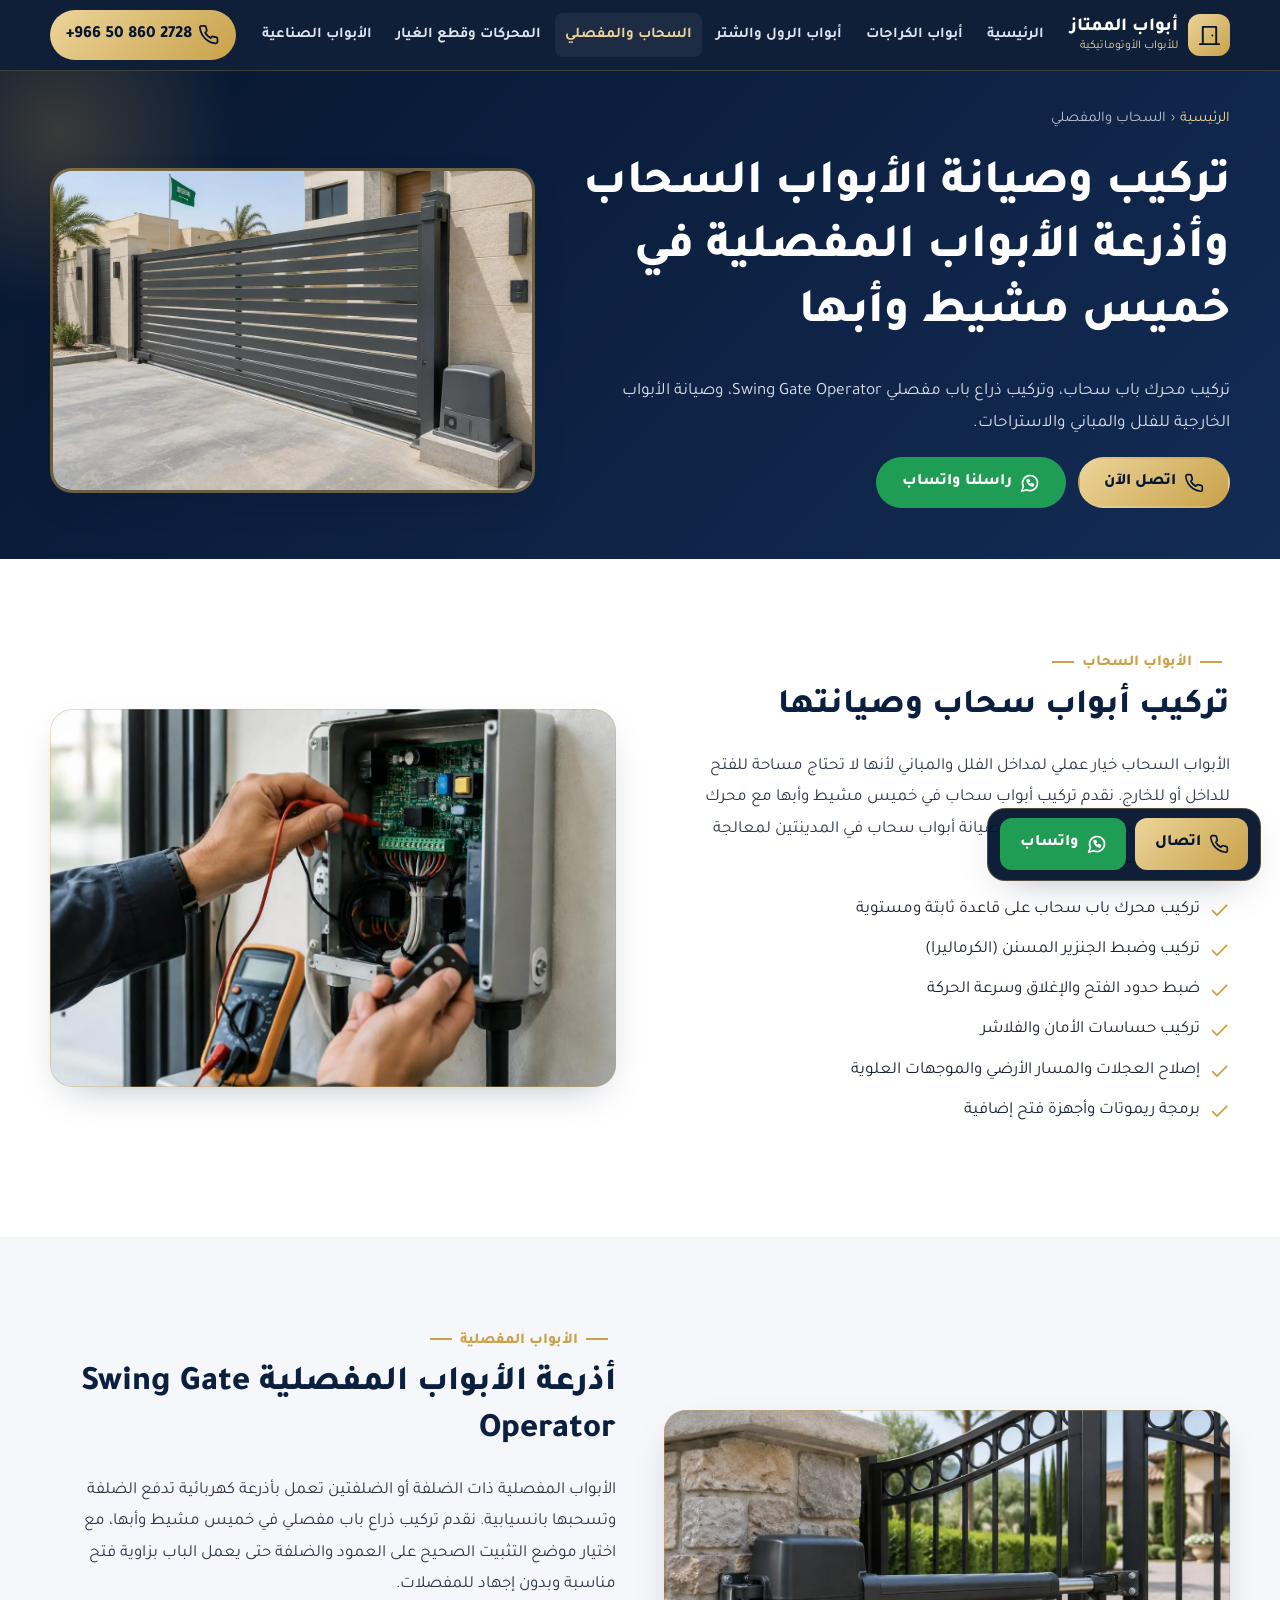
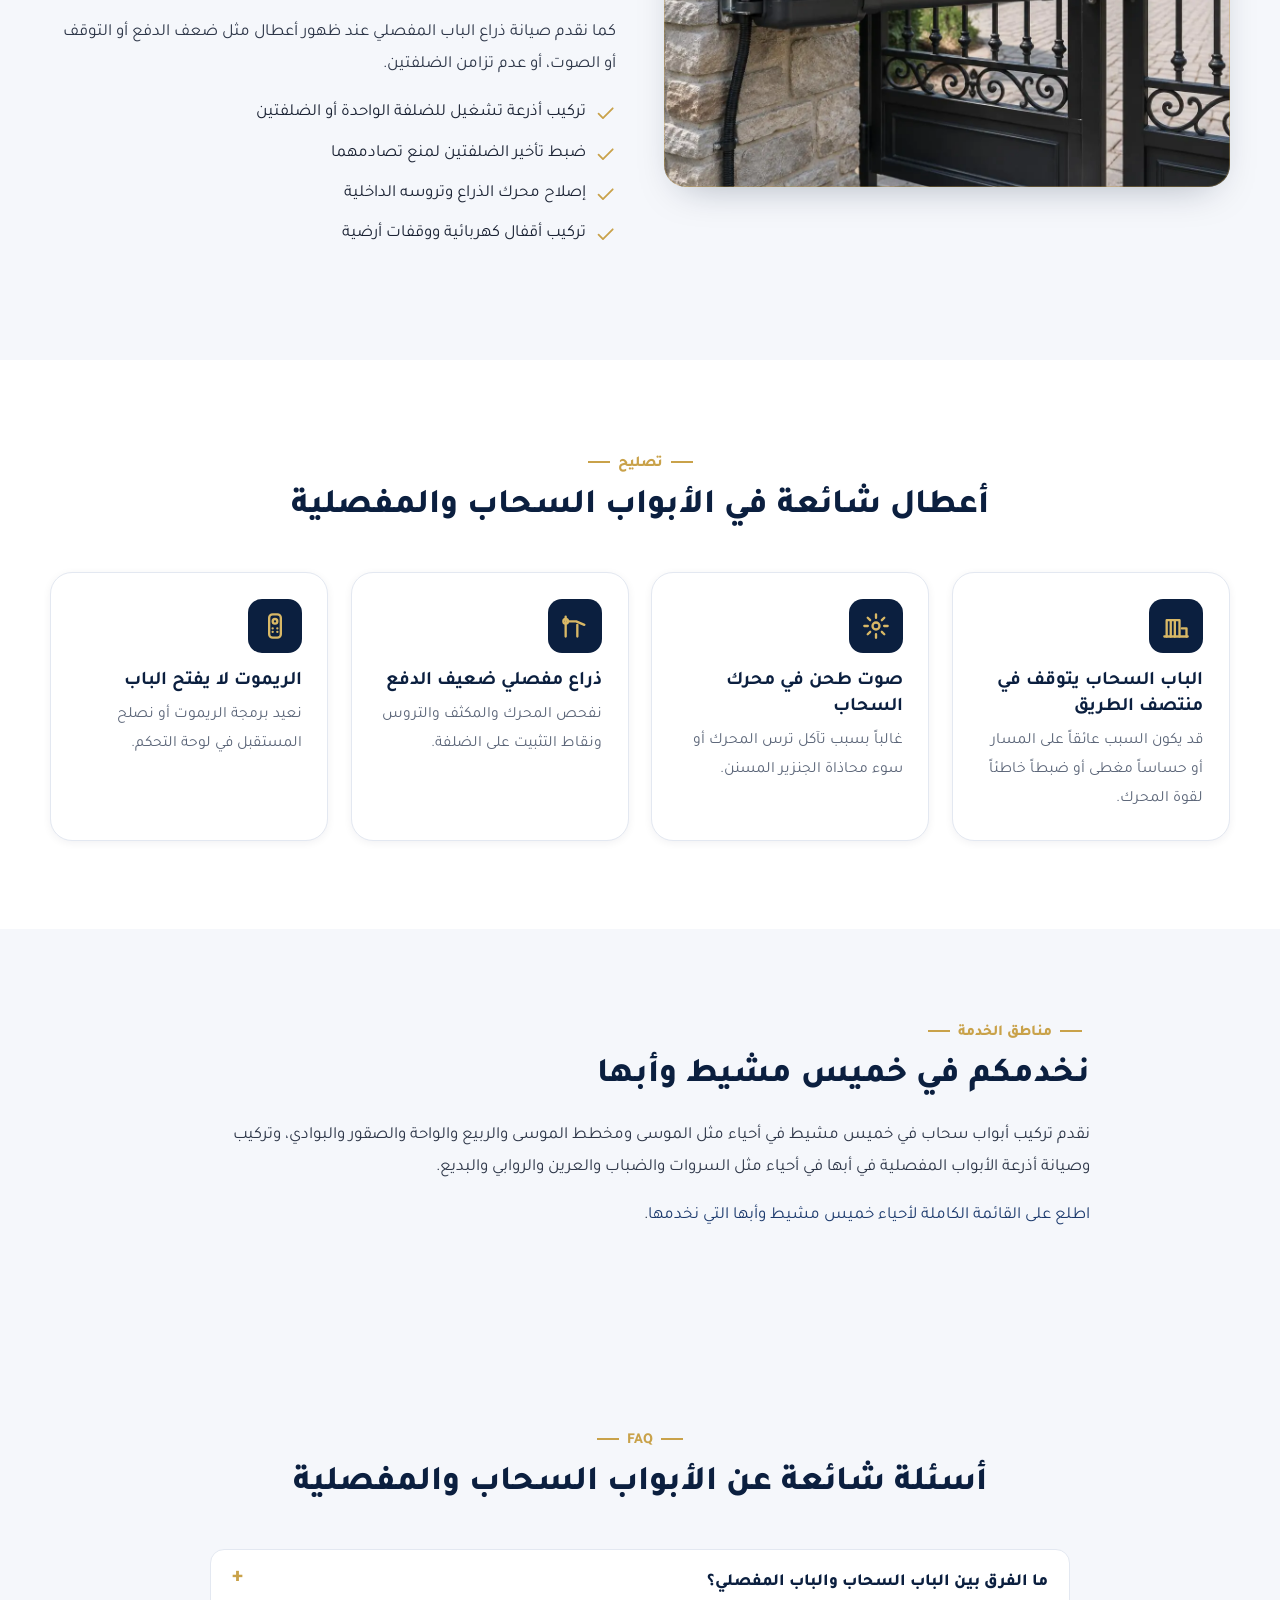
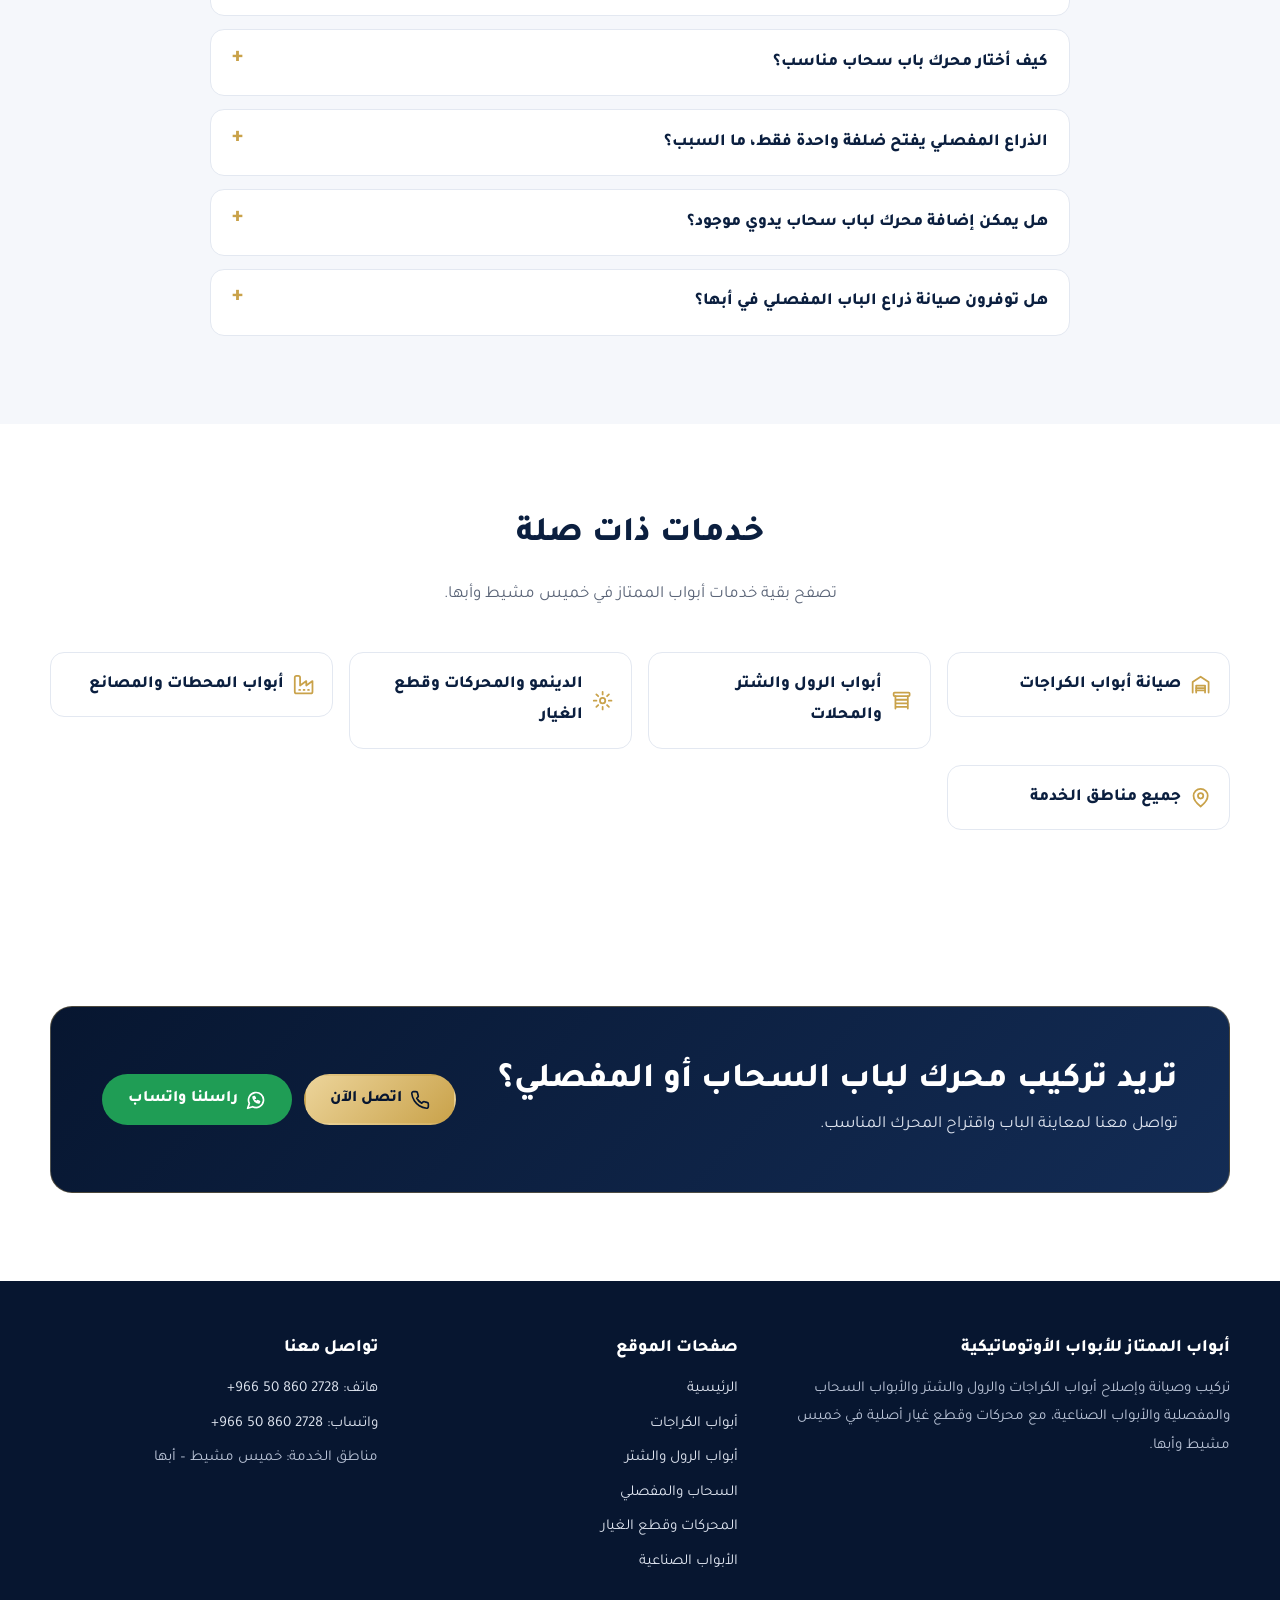
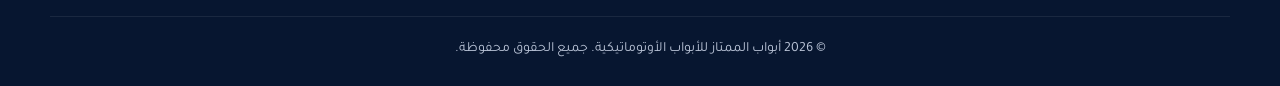
<file: automatic-gates.html>
<!doctype html>
<html lang="ar" dir="rtl">
<head>
  <!-- Google tag (gtag.js) -->
<script async src="https://www.googletagmanager.com/gtag/js?id=AW-18585163987"></script>
<script>
  window.dataLayer = window.dataLayer || [];
  function gtag(){dataLayer.push(arguments);}
  gtag('js', new Date());
  gtag('config', 'AW-18585163987');
</script>
<!-- Event snippet for انقر للاتصال conversion page
In your html page, add the snippet and call gtag_report_conversion when someone clicks on the chosen link or button. -->
<script>
function gtag_report_conversion(url) {
  var callback = function () {
    if (typeof(url) != 'undefined') {
      window.location = url;
    }
  };
  gtag('event', 'conversion', {
      'send_to': 'AW-18585163987/CA3zCPzS1rsdENOxjJ5F',
      'value': 1.0,
      'currency': 'EGP',
      'event_callback': callback
  });
  return false;
}
</script>
<meta charset="utf-8">
<meta name="viewport" content="width=device-width, initial-scale=1">
<title>تركيب أبواب سحاب وذراع باب مفصلي خميس مشيط وأبها | أبواب الممتاز</title>
<meta name="description" content="تركيب وصيانة أبواب سحاب في خميس مشيط وأبها، تركيب ذراع باب مفصلي Swing Gate Operator وصيانته، ومحرك باب سحاب أصلي. اتصل 0508602728.">
<link rel="canonical" href="https://abo-abdo.site/automatic-gates.html">
<meta name="robots" content="index, follow, max-image-preview:large">
<meta name="theme-color" content="#071630">
<meta property="og:type" content="website">
<meta property="og:locale" content="ar_SA">
<meta property="og:site_name" content="أبواب الممتاز للأبواب الأوتوماتيكية">
<meta property="og:title" content="تركيب أبواب سحاب وذراع باب مفصلي خميس مشيط وأبها | أبواب الممتاز">
<meta property="og:description" content="تركيب وصيانة أبواب سحاب في خميس مشيط وأبها، تركيب ذراع باب مفصلي Swing Gate Operator وصيانته، ومحرك باب سحاب أصلي. اتصل 0508602728.">
<meta property="og:url" content="https://abo-abdo.site/automatic-gates.html">
<meta property="og:image" content="https://abo-abdo.site/assets/images/4.webp">
<meta property="og:image:width" content="1200">
<meta property="og:image:height" content="800">
<meta property="og:image:alt" content="باب سحاب أوتوماتيكي رمادي لمدخل فيلا مع محرك السحب على قاعدة خرسانية">
<meta name="twitter:card" content="summary_large_image">
<meta name="twitter:title" content="تركيب أبواب سحاب وذراع باب مفصلي خميس مشيط وأبها | أبواب الممتاز">
<meta name="twitter:description" content="تركيب وصيانة أبواب سحاب في خميس مشيط وأبها، تركيب ذراع باب مفصلي Swing Gate Operator وصيانته، ومحرك باب سحاب أصلي. اتصل 0508602728.">
<meta name="twitter:image" content="https://abo-abdo.site/assets/images/4.webp">
<link rel="icon" href="favicon.svg" type="image/svg+xml">
<link rel="preload" href="assets/fonts/tajawal-arabic-400.woff2" as="font" type="font/woff2" crossorigin>
<link rel="preload" href="assets/fonts/tajawal-arabic-800.woff2" as="font" type="font/woff2" crossorigin>
<link rel="preload" as="image" href="assets/images/4.webp" fetchpriority="high">
<link rel="stylesheet" href="assets/css/style.css">
<!-- Google Tag Manager: ضع معرف الحاوية (مثل GTM-XXXXXXX) في GTM_ID لتفعيله -->
<script>window.dataLayer=window.dataLayer||[];(function(w,d,i){if(!i)return;w.dataLayer.push({'gtm.start':Date.now(),event:'gtm.js'});var j=d.createElement('script');j.async=true;j.src='https://www.googletagmanager.com/gtm.js?id='+i;d.head.appendChild(j);})(window,document,'');</script>
<script type="application/ld+json">{"@context":"https://schema.org","@graph":[{"@type":"HomeAndConstructionBusiness","@id":"https://abo-abdo.site/#business","name":"أبواب الممتاز للأبواب الأوتوماتيكية","url":"https://abo-abdo.site/","telephone":"+966508602728","image":"https://abo-abdo.site/assets/images/1.webp","logo":"https://abo-abdo.site/favicon.svg","address":{"@type":"PostalAddress","addressLocality":"خميس مشيط","addressRegion":"منطقة عسير","addressCountry":"SA"},"areaServed":[{"@type":"City","name":"خميس مشيط"},{"@type":"City","name":"أبها"}],"contactPoint":{"@type":"ContactPoint","telephone":"+966508602728","contactType":"customer service","areaServed":"SA","availableLanguage":["ar"]}},{"@type":"WebPage","@id":"https://abo-abdo.site/automatic-gates.html#webpage","url":"https://abo-abdo.site/automatic-gates.html","name":"تركيب أبواب سحاب وذراع باب مفصلي خميس مشيط وأبها | أبواب الممتاز","description":"تركيب وصيانة أبواب سحاب في خميس مشيط وأبها، تركيب ذراع باب مفصلي Swing Gate Operator وصيانته، ومحرك باب سحاب أصلي. اتصل 0508602728.","inLanguage":"ar-SA","isPartOf":{"@id":"https://abo-abdo.site/#website"},"about":{"@id":"https://abo-abdo.site/#business"},"primaryImageOfPage":"https://abo-abdo.site/assets/images/4.webp","breadcrumb":{"@id":"https://abo-abdo.site/automatic-gates.html#breadcrumb"}},{"@type":"BreadcrumbList","@id":"https://abo-abdo.site/automatic-gates.html#breadcrumb","itemListElement":[{"@type":"ListItem","position":1,"name":"الرئيسية","item":"https://abo-abdo.site/"},{"@type":"ListItem","position":2,"name":"الأبواب السحاب والمفصلية","item":"https://abo-abdo.site/automatic-gates.html"}]},{"@type":"FAQPage","@id":"https://abo-abdo.site/automatic-gates.html#faq","mainEntity":[{"@type":"Question","name":"ما الفرق بين الباب السحاب والباب المفصلي؟","acceptedAnswer":{"@type":"Answer","text":"الباب السحاب ينزلق جانبياً على مسار أرضي بواسطة محرك وجنزير مسنن، وهو مناسب عندما لا تتوفر مساحة لفتح الضلفات. أما الباب المفصلي فيفتح على مفصلات مثل الباب العادي ويُشغّل بذراع كهربائي أو أكثر."}},{"@type":"Question","name":"كيف أختار محرك باب سحاب مناسب؟","acceptedAnswer":{"@type":"Answer","text":"يعتمد الاختيار على وزن الباب وطوله وعدد مرات الاستخدام اليومية. نقيس الباب ونقترح المحرك بالقدرة المناسبة."}},{"@type":"Question","name":"الذراع المفصلي يفتح ضلفة واحدة فقط، ما السبب؟","acceptedAnswer":{"@type":"Answer","text":"قد يكون أحد الأذرعة معطلاً أو مفصولاً كهربائياً، أو أن لوحة التحكم مبرمجة على فتح ضلفة واحدة. نفحص الأذرعة واللوحة ونعيد البرمجة أو الإصلاح."}},{"@type":"Question","name":"هل يمكن إضافة محرك لباب سحاب يدوي موجود؟","acceptedAnswer":{"@type":"Answer","text":"نعم في أغلب الحالات، بشرط أن يكون الباب سليماً ومستوياً على مساره، ونضيف الجنزير المسنن والمحرك وحساسات الأمان."}},{"@type":"Question","name":"هل توفرون صيانة ذراع الباب المفصلي في أبها؟","acceptedAnswer":{"@type":"Answer","text":"نعم، نقدم تركيب ذراع باب مفصلي وصيانته في خميس مشيط وأبها."}}]},{"@type":"Service","@id":"https://abo-abdo.site/automatic-gates.html#service","name":"تركيب وصيانة الأبواب السحاب وأذرعة الأبواب المفصلية","serviceType":"تركيب أبواب سحاب","description":"تركيب وصيانة الأبواب السحاب وأذرعة الأبواب المفصلية في خميس مشيط وأبها.","url":"https://abo-abdo.site/automatic-gates.html","provider":{"@id":"https://abo-abdo.site/#business"},"areaServed":[{"@type":"City","name":"خميس مشيط"},{"@type":"City","name":"أبها"}],"hasOfferCatalog":{"@type":"OfferCatalog","name":"تركيب وصيانة الأبواب السحاب وأذرعة الأبواب المفصلية","itemListElement":[{"@type":"Offer","itemOffered":{"@type":"Service","name":"تركيب أبواب سحاب"}},{"@type":"Offer","itemOffered":{"@type":"Service","name":"صيانة أبواب سحاب"}},{"@type":"Offer","itemOffered":{"@type":"Service","name":"تركيب محرك باب سحاب"}},{"@type":"Offer","itemOffered":{"@type":"Service","name":"تركيب ذراع باب مفصلي"}},{"@type":"Offer","itemOffered":{"@type":"Service","name":"صيانة ذراع الباب المفصلي"}}]}}]}</script>
</head>
<body>
<svg width="0" height="0" style="position:absolute" aria-hidden="true"><symbol id="i-phone" viewBox="0 0 24 24"><path d="M22 16.92v3a2 2 0 0 1-2.18 2 19.79 19.79 0 0 1-8.63-3.07 19.5 19.5 0 0 1-6-6 19.79 19.79 0 0 1-3.07-8.67A2 2 0 0 1 4.11 2h3a2 2 0 0 1 2 1.72c.13.96.36 1.9.7 2.81a2 2 0 0 1-.45 2.11L8.09 9.91a16 16 0 0 0 6 6l1.27-1.27a2 2 0 0 1 2.11-.45c.91.34 1.85.57 2.81.7A2 2 0 0 1 22 16.92z"/></symbol><symbol id="i-wa" viewBox="0 0 24 24"><path d="M7.9 20A9 9 0 1 0 4 16.1L2 22Z"/><path d="M9 10c.5 2 2 3.5 4 4l1.2-1.2 2 1-.7 1.7c-3.5 0-7-3.5-7-7l1.7-.7 1 2Z"/></symbol><symbol id="i-garage" viewBox="0 0 24 24"><path d="M3 21V9l9-6 9 6v12"/><path d="M7 21v-8h10v8"/><path d="M7 16h10"/><path d="M7 18.5h10"/></symbol><symbol id="i-roller" viewBox="0 0 24 24"><rect x="3" y="3" width="18" height="4" rx="1"/><path d="M5 7v14M19 7v14M5 11h14M5 15h14M5 19h14"/></symbol><symbol id="i-gate" viewBox="0 0 24 24"><path d="M2 21h20"/><path d="M4 21V7h11v14"/><path d="M7.5 7v14M11 7v14"/><path d="M17 14h4v7"/></symbol><symbol id="i-arm" viewBox="0 0 24 24"><path d="M4 21V4"/><circle cx="4" cy="8" r="2"/><path d="M6 8h7l7 3"/><path d="M14 21V11"/></symbol><symbol id="i-gear" viewBox="0 0 24 24"><circle cx="12" cy="12" r="3"/><path d="M12 2v3M12 19v3M4.9 4.9l2.1 2.1M17 17l2.1 2.1M2 12h3M19 12h3M4.9 19.1 7 17M17 7l2.1-2.1"/></symbol><symbol id="i-cpu" viewBox="0 0 24 24"><rect x="4" y="4" width="16" height="16" rx="2"/><rect x="9" y="9" width="6" height="6"/><path d="M9 1v3M15 1v3M9 20v3M15 20v3M20 9h3M20 14h3M1 9h3M1 14h3"/></symbol><symbol id="i-factory" viewBox="0 0 24 24"><path d="M2 20a2 2 0 0 0 2 2h16a2 2 0 0 0 2-2V8l-7 5V8l-7 5V4a2 2 0 0 0-2-2H4a2 2 0 0 0-2 2Z"/><path d="M17 18h1M12 18h1M7 18h1"/></symbol><symbol id="i-shop" viewBox="0 0 24 24"><path d="M3 9h18l-1.5-5h-15Z"/><path d="M4 9v12h16V9"/><path d="M8 21v-7h8v7"/></symbol><symbol id="i-wrench" viewBox="0 0 24 24"><path d="M14.7 6.3a1 1 0 0 0 0 1.4l1.6 1.6a1 1 0 0 0 1.4 0l3.77-3.77a6 6 0 0 1-7.94 7.94l-6.91 6.91a2.12 2.12 0 0 1-3-3l6.91-6.91a6 6 0 0 1 7.94-7.94l-3.76 3.76z"/></symbol><symbol id="i-shield" viewBox="0 0 24 24"><path d="M12 22s8-4 8-10V5l-8-3-8 3v7c0 6 8 10 8 10"/><path d="m9 12 2 2 4-4"/></symbol><symbol id="i-pin" viewBox="0 0 24 24"><path d="M20 10c0 6-8 12-8 12s-8-6-8-12a8 8 0 0 1 16 0Z"/><circle cx="12" cy="10" r="3"/></symbol><symbol id="i-check" viewBox="0 0 24 24"><path d="M20 6 9 17l-5-5"/></symbol><symbol id="i-bolt" viewBox="0 0 24 24"><path d="M13 2 3 14h9l-1 8 10-12h-9l1-8z"/></symbol><symbol id="i-box" viewBox="0 0 24 24"><path d="M21 8a2 2 0 0 0-1-1.73l-7-4a2 2 0 0 0-2 0l-7 4A2 2 0 0 0 3 8v8a2 2 0 0 0 1 1.73l7 4a2 2 0 0 0 2 0l7-4A2 2 0 0 0 21 16Z"/><path d="m3.3 7 8.7 5 8.7-5"/><path d="M12 22V12"/></symbol><symbol id="i-remote" viewBox="0 0 24 24"><rect x="7" y="2" width="10" height="20" rx="3"/><circle cx="12" cy="8" r="2"/><path d="M10 14h.01M14 14h.01M10 17h.01M14 17h.01"/></symbol><symbol id="i-menu" viewBox="0 0 24 24"><path d="M4 6h16M4 12h16M4 18h16"/></symbol><symbol id="i-door" viewBox="0 0 24 24"><path d="M5 21V3h14v18"/><path d="M2 21h20"/><path d="M15 12h.01"/></symbol></svg>
<a class="skip" href="#main">تخطَّ إلى المحتوى</a>
<header class="site-header">
  <div class="container nav-wrap">
    <a class="brand" href="./" aria-label="أبواب الممتاز للأبواب الأوتوماتيكية - الصفحة الرئيسية">
      <span class="brand-mark"><svg class="ico" aria-hidden="true"><use href="#i-door"/></svg></span>
      <span>أبواب الممتاز<small>للأبواب الأوتوماتيكية</small></span>
    </a>
    <button class="nav-toggle" type="button" aria-expanded="false" aria-controls="main-nav" aria-label="فتح القائمة"><svg class="ico" aria-hidden="true"><use href="#i-menu"/></svg></button>
    <nav class="main-nav" id="main-nav" aria-label="القائمة الرئيسية"><ul><li><a href="./">الرئيسية</a></li><li><a href="garage-doors.html">أبواب الكراجات</a></li><li><a href="roller-doors.html">أبواب الرول والشتر</a></li><li><a href="automatic-gates.html" aria-current="page">السحاب والمفصلي</a></li><li><a href="motors-and-spare-parts.html">المحركات وقطع الغيار</a></li><li><a href="industrial-doors.html">الأبواب الصناعية</a></li></ul></nav>
    <a class="nav-call" href="tel:+966508602728" onclick="return gtag_report_conversion('tel:+966508602728');" onclick="return gtag_report_conversion('tel:+966508602728');" onclick="return gtag_report_conversion('tel:+966508602728');" onclick="return gtag_report_conversion('tel:+966508602728');" onclick="return gtag_report_conversion('tel:+966508602728');" onclick="return gtag_report_conversion('tel:+966508602728');" onclick="return gtag_report_conversion('tel:+966508602728');" onclick="return gtag_report_conversion('tel:+966508602728');" onclick="return gtag_report_conversion('tel:+966508602728');" onclick="return gtag_report_conversion('tel:+966508602728');" onclick="return gtag_report_conversion('tel:+966508602728');" onclick="return gtag_report_conversion('tel:+966508602728');" onclick="return gtag_report_conversion('tel:+966508602728');" data-loc="header"><svg class="ico" aria-hidden="true"><use href="#i-phone"/></svg><span class="ltr" dir="ltr">+966 50 860 2728</span></a>
  </div>
</header>
<main id="main">
<section class="page-hero">
  <div class="container">
    <nav class="breadcrumbs" aria-label="مسار التنقل"><ol>
<li><a href="./">الرئيسية</a></li><li aria-current="page">السحاب والمفصلي</li></ol></nav>
    <div class="page-hero-grid">
      <div>
        <h1>تركيب وصيانة الأبواب السحاب وأذرعة الأبواب المفصلية في خميس مشيط وأبها</h1>
        <p class="lead">تركيب محرك باب سحاب، وتركيب ذراع باب مفصلي Swing Gate Operator، وصيانة الأبواب الخارجية للفلل والمباني والاستراحات.</p>
        <div class="btn-row">
  <a class="btn btn-gold" href="tel:+966508602728" onclick="return gtag_report_conversion('tel:+966508602728');" onclick="return gtag_report_conversion('tel:+966508602728');" onclick="return gtag_report_conversion('tel:+966508602728');" onclick="return gtag_report_conversion('tel:+966508602728');" onclick="return gtag_report_conversion('tel:+966508602728');" onclick="return gtag_report_conversion('tel:+966508602728');" onclick="return gtag_report_conversion('tel:+966508602728');" onclick="return gtag_report_conversion('tel:+966508602728');" onclick="return gtag_report_conversion('tel:+966508602728');" onclick="return gtag_report_conversion('tel:+966508602728');" onclick="return gtag_report_conversion('tel:+966508602728');" onclick="return gtag_report_conversion('tel:+966508602728');" onclick="return gtag_report_conversion('tel:+966508602728');" data-loc="page_hero"><svg class="ico" aria-hidden="true"><use href="#i-phone"/></svg> اتصل الآن</a>
  <a class="btn btn-wa" href="https://wa.me/966508602728" target="_blank" rel="noopener" data-loc="page_hero"><svg class="ico" aria-hidden="true"><use href="#i-wa"/></svg> راسلنا واتساب</a>
</div>
      </div>
      <figure><img src="assets/images/4.webp" alt="باب سحاب أوتوماتيكي رمادي لمدخل فيلا مع محرك السحب على قاعدة خرسانية" width="1200" height="800" fetchpriority="high" decoding="async"></figure>
    </div>
  </div>
</section>
<section class="section">
  <div class="container split">
    <div class="prose"><span class="kicker">الأبواب السحاب</span><h2>تركيب أبواب سحاب وصيانتها</h2><p>الأبواب السحاب خيار عملي لمداخل الفلل والمباني لأنها لا تحتاج مساحة للفتح للداخل أو للخارج. نقدم تركيب أبواب سحاب في خميس مشيط وأبها مع محرك سحاب مناسب لوزن الباب، ونقدم صيانة أبواب سحاب في المدينتين لمعالجة الأعطال الشائعة.</p><ul class="checks"><li><svg class="ico" aria-hidden="true"><use href="#i-check"/></svg><span>تركيب محرك باب سحاب على قاعدة ثابتة ومستوية</span></li><li><svg class="ico" aria-hidden="true"><use href="#i-check"/></svg><span>تركيب وضبط الجنزير المسنن (الكرماليرا)</span></li><li><svg class="ico" aria-hidden="true"><use href="#i-check"/></svg><span>ضبط حدود الفتح والإغلاق وسرعة الحركة</span></li><li><svg class="ico" aria-hidden="true"><use href="#i-check"/></svg><span>تركيب حساسات الأمان والفلاشر</span></li><li><svg class="ico" aria-hidden="true"><use href="#i-check"/></svg><span>إصلاح العجلات والمسار الأرضي والموجهات العلوية</span></li><li><svg class="ico" aria-hidden="true"><use href="#i-check"/></svg><span>برمجة ريموتات وأجهزة فتح إضافية</span></li></ul></div>
    <figure><img src="assets/images/8.webp" alt="فني يفحص لوحة تحكم باب أوتوماتيكي بجهاز قياس مع ريموت التحكم" width="1200" height="800" loading="lazy" decoding="async"></figure>
  </div>
</section>
<section class="section section-alt">
  <div class="container split reverse">
    <div class="prose"><span class="kicker">الأبواب المفصلية</span><h2>أذرعة الأبواب المفصلية Swing Gate Operator</h2><p>الأبواب المفصلية ذات الضلفة أو الضلفتين تعمل بأذرعة كهربائية تدفع الضلفة وتسحبها بانسيابية. نقدم تركيب ذراع باب مفصلي في خميس مشيط وأبها، مع اختيار موضع التثبيت الصحيح على العمود والضلفة حتى يعمل الباب بزاوية فتح مناسبة وبدون إجهاد للمفصلات.</p>
  <p>كما نقدم صيانة ذراع الباب المفصلي عند ظهور أعطال مثل ضعف الدفع أو التوقف أو الصوت، أو عدم تزامن الضلفتين.</p><ul class="checks"><li><svg class="ico" aria-hidden="true"><use href="#i-check"/></svg><span>تركيب أذرعة تشغيل للضلفة الواحدة أو الضلفتين</span></li><li><svg class="ico" aria-hidden="true"><use href="#i-check"/></svg><span>ضبط تأخير الضلفتين لمنع تصادمهما</span></li><li><svg class="ico" aria-hidden="true"><use href="#i-check"/></svg><span>إصلاح محرك الذراع وتروسه الداخلية</span></li><li><svg class="ico" aria-hidden="true"><use href="#i-check"/></svg><span>تركيب أقفال كهربائية ووقفات أرضية</span></li></ul></div>
    <figure><img src="assets/images/5.webp" alt="ذراع تشغيل كهربائي لباب مفصلي حديدي مثبت على عمود حجري" width="1200" height="800" loading="lazy" decoding="async"></figure>
  </div>
</section>
<section class="section"><div class="container">
<div class="section-head"><span class="kicker">تصليح</span><h2>أعطال شائعة في الأبواب السحاب والمفصلية</h2></div><div class="grid grid-3"><article class="card"><div class="card-ico"><svg class="ico" aria-hidden="true"><use href="#i-gate"/></svg></div><h3>الباب السحاب يتوقف في منتصف الطريق</h3><p>قد يكون السبب عائقاً على المسار أو حساساً مغطى أو ضبطاً خاطئاً لقوة المحرك.</p></article><article class="card"><div class="card-ico"><svg class="ico" aria-hidden="true"><use href="#i-gear"/></svg></div><h3>صوت طحن في محرك السحاب</h3><p>غالباً بسبب تآكل ترس المحرك أو سوء محاذاة الجنزير المسنن.</p></article><article class="card"><div class="card-ico"><svg class="ico" aria-hidden="true"><use href="#i-arm"/></svg></div><h3>ذراع مفصلي ضعيف الدفع</h3><p>نفحص المحرك والمكثف والتروس ونقاط التثبيت على الضلفة.</p></article><article class="card"><div class="card-ico"><svg class="ico" aria-hidden="true"><use href="#i-remote"/></svg></div><h3>الريموت لا يفتح الباب</h3><p>نعيد برمجة الريموت أو نصلح المستقبل في لوحة التحكم.</p></article></div></div></section>
<section class="section section-alt"><div class="container prose" style="max-width:900px">
<span class="kicker">مناطق الخدمة</span><h2>نخدمكم في خميس مشيط وأبها</h2><p>نقدم تركيب أبواب سحاب في خميس مشيط في أحياء مثل الموسى ومخطط الموسى والربيع والواحة والصقور والبوادي، وتركيب وصيانة أذرعة الأبواب المفصلية في أبها في أحياء مثل السروات والضباب والعرين والروابي والبديع.</p>
<p><a href="./#areas">اطلع على القائمة الكاملة لأحياء خميس مشيط وأبها التي نخدمها</a>.</p></div></section>
<section class="section section-alt" aria-labelledby="faq-title">
  <div class="container">
    <div class="section-head"><span class="kicker">FAQ</span><h2 id="faq-title">أسئلة شائعة عن الأبواب السحاب والمفصلية</h2></div>
    <div class="faq"><details><summary>ما الفرق بين الباب السحاب والباب المفصلي؟</summary><p>الباب السحاب ينزلق جانبياً على مسار أرضي بواسطة محرك وجنزير مسنن، وهو مناسب عندما لا تتوفر مساحة لفتح الضلفات. أما الباب المفصلي فيفتح على مفصلات مثل الباب العادي ويُشغّل بذراع كهربائي أو أكثر.</p></details><details><summary>كيف أختار محرك باب سحاب مناسب؟</summary><p>يعتمد الاختيار على وزن الباب وطوله وعدد مرات الاستخدام اليومية. نقيس الباب ونقترح المحرك بالقدرة المناسبة.</p></details><details><summary>الذراع المفصلي يفتح ضلفة واحدة فقط، ما السبب؟</summary><p>قد يكون أحد الأذرعة معطلاً أو مفصولاً كهربائياً، أو أن لوحة التحكم مبرمجة على فتح ضلفة واحدة. نفحص الأذرعة واللوحة ونعيد البرمجة أو الإصلاح.</p></details><details><summary>هل يمكن إضافة محرك لباب سحاب يدوي موجود؟</summary><p>نعم في أغلب الحالات، بشرط أن يكون الباب سليماً ومستوياً على مساره، ونضيف الجنزير المسنن والمحرك وحساسات الأمان.</p></details><details><summary>هل توفرون صيانة ذراع الباب المفصلي في أبها؟</summary><p>نعم، نقدم تركيب ذراع باب مفصلي وصيانته في خميس مشيط وأبها.</p></details></div>
  </div>
</section>
<section class="section" aria-labelledby="rel-title"><div class="container">
<div class="section-head"><h2 id="rel-title">خدمات ذات صلة</h2><p>تصفح بقية خدمات أبواب الممتاز في خميس مشيط وأبها.</p></div>
<ul class="related"><li><a href="garage-doors.html"><svg class="ico" aria-hidden="true"><use href="#i-garage"/></svg>صيانة أبواب الكراجات</a></li><li><a href="roller-doors.html"><svg class="ico" aria-hidden="true"><use href="#i-roller"/></svg>أبواب الرول والشتر والمحلات</a></li><li><a href="motors-and-spare-parts.html"><svg class="ico" aria-hidden="true"><use href="#i-gear"/></svg>الدينمو والمحركات وقطع الغيار</a></li><li><a href="industrial-doors.html"><svg class="ico" aria-hidden="true"><use href="#i-factory"/></svg>أبواب المحطات والمصانع</a></li><li><a href="./#areas"><svg class="ico" aria-hidden="true"><use href="#i-pin"/></svg>جميع مناطق الخدمة</a></li></ul></div></section>
<section class="section" aria-labelledby="cta-gates_cta">
  <div class="container"><div class="cta">
    <div><h2 id="cta-gates_cta">تريد تركيب محرك لباب السحاب أو المفصلي؟</h2><p>تواصل معنا لمعاينة الباب واقتراح المحرك المناسب.</p></div>
    <div class="btn-row">
  <a class="btn btn-gold" href="tel:+966508602728" onclick="return gtag_report_conversion('tel:+966508602728');" onclick="return gtag_report_conversion('tel:+966508602728');" onclick="return gtag_report_conversion('tel:+966508602728');" onclick="return gtag_report_conversion('tel:+966508602728');" onclick="return gtag_report_conversion('tel:+966508602728');" onclick="return gtag_report_conversion('tel:+966508602728');" onclick="return gtag_report_conversion('tel:+966508602728');" onclick="return gtag_report_conversion('tel:+966508602728');" onclick="return gtag_report_conversion('tel:+966508602728');" onclick="return gtag_report_conversion('tel:+966508602728');" onclick="return gtag_report_conversion('tel:+966508602728');" onclick="return gtag_report_conversion('tel:+966508602728');" onclick="return gtag_report_conversion('tel:+966508602728');" data-loc="gates_cta"><svg class="ico" aria-hidden="true"><use href="#i-phone"/></svg> اتصل الآن</a>
  <a class="btn btn-wa" href="https://wa.me/966508602728" target="_blank" rel="noopener" data-loc="gates_cta"><svg class="ico" aria-hidden="true"><use href="#i-wa"/></svg> راسلنا واتساب</a>
</div>
  </div></div>
</section>
</main>
<footer class="site-footer">
  <div class="container footer-grid">
    <div>
      <h2>أبواب الممتاز للأبواب الأوتوماتيكية</h2>
      <p>تركيب وصيانة وإصلاح أبواب الكراجات والرول والشتر والأبواب السحاب والمفصلية والأبواب الصناعية، مع محركات وقطع غيار أصلية في خميس مشيط وأبها.</p>
    </div>
    <div>
      <h2>صفحات الموقع</h2>
      <ul><li><a href="./">الرئيسية</a></li><li><a href="garage-doors.html">أبواب الكراجات</a></li><li><a href="roller-doors.html">أبواب الرول والشتر</a></li><li><a href="automatic-gates.html">السحاب والمفصلي</a></li><li><a href="motors-and-spare-parts.html">المحركات وقطع الغيار</a></li><li><a href="industrial-doors.html">الأبواب الصناعية</a></li></ul>
    </div>
    <div>
      <h2>تواصل معنا</h2>
      <ul>
        <li><a href="tel:+966508602728" onclick="return gtag_report_conversion('tel:+966508602728');" onclick="return gtag_report_conversion('tel:+966508602728');" onclick="return gtag_report_conversion('tel:+966508602728');" onclick="return gtag_report_conversion('tel:+966508602728');" onclick="return gtag_report_conversion('tel:+966508602728');" onclick="return gtag_report_conversion('tel:+966508602728');" onclick="return gtag_report_conversion('tel:+966508602728');" onclick="return gtag_report_conversion('tel:+966508602728');" onclick="return gtag_report_conversion('tel:+966508602728');" onclick="return gtag_report_conversion('tel:+966508602728');" onclick="return gtag_report_conversion('tel:+966508602728');" onclick="return gtag_report_conversion('tel:+966508602728');" data-loc="footer">هاتف: <span class="ltr" dir="ltr">+966 50 860 2728</span></a></li>
        <li><a href="https://wa.me/966508602728" target="_blank" rel="noopener" data-loc="footer">واتساب: <span class="ltr" dir="ltr">+966 50 860 2728</span></a></li>
        <li>مناطق الخدمة: خميس مشيط – أبها</li>
      </ul>
    </div>
  </div>
  <div class="container footer-bottom">© <span id="year">2026</span> أبواب الممتاز للأبواب الأوتوماتيكية. جميع الحقوق محفوظة.</div>
</footer>
<div class="float-bar" role="region" aria-label="تواصل سريع">
  <a class="fb-call" href="tel:+966508602728" onclick="return gtag_report_conversion('tel:+966508602728');" onclick="return gtag_report_conversion('tel:+966508602728');" onclick="return gtag_report_conversion('tel:+966508602728');" onclick="return gtag_report_conversion('tel:+966508602728');" onclick="return gtag_report_conversion('tel:+966508602728');" onclick="return gtag_report_conversion('tel:+966508602728');" onclick="return gtag_report_conversion('tel:+966508602728');" onclick="return gtag_report_conversion('tel:+966508602728');" onclick="return gtag_report_conversion('tel:+966508602728');" onclick="return gtag_report_conversion('tel:+966508602728');" onclick="return gtag_report_conversion('tel:+966508602728');" onclick="return gtag_report_conversion('tel:+966508602728');" data-loc="floating_bar"><svg class="ico" aria-hidden="true"><use href="#i-phone"/></svg> اتصال</a>
  <a class="fb-wa" href="https://wa.me/966508602728" target="_blank" rel="noopener" data-loc="floating_bar"><svg class="ico" aria-hidden="true"><use href="#i-wa"/></svg> واتساب</a>
</div>

<script src="assets/js/main.js" defer></script>
</body>
</html>
</file>
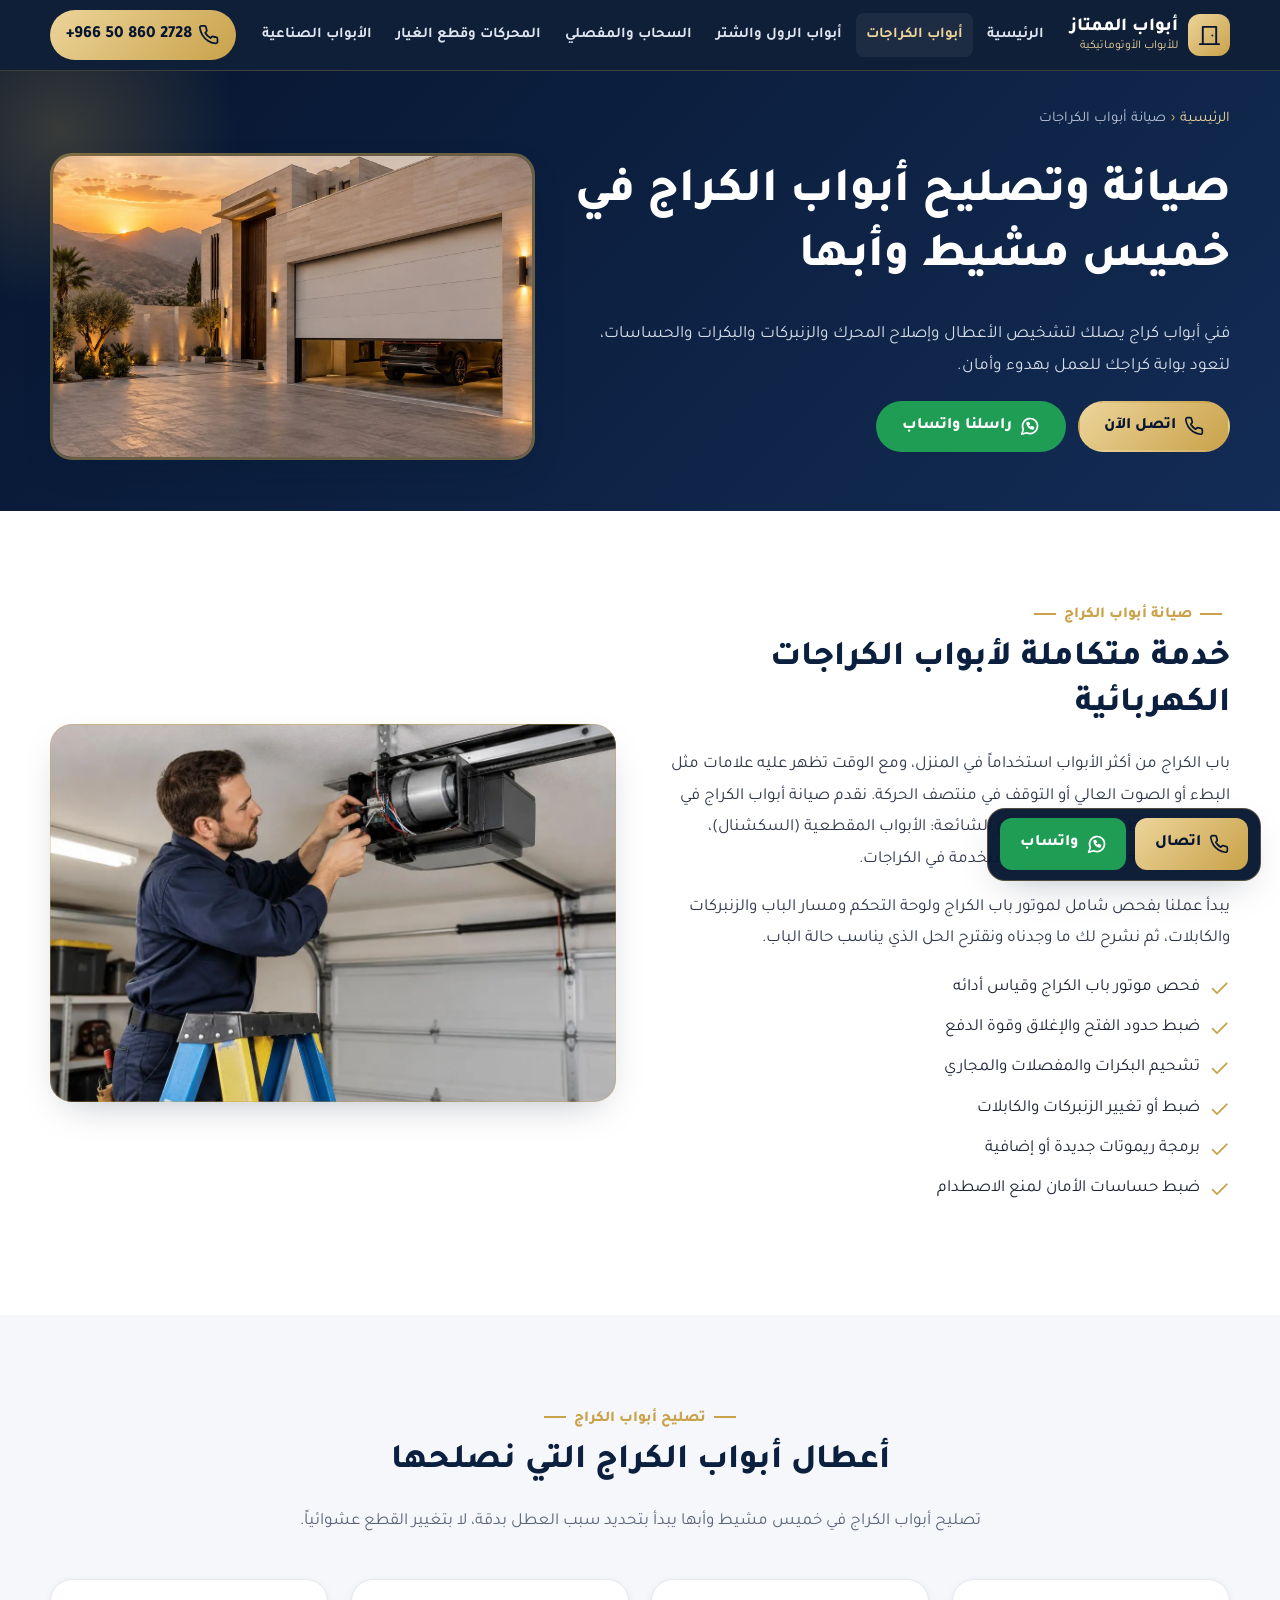
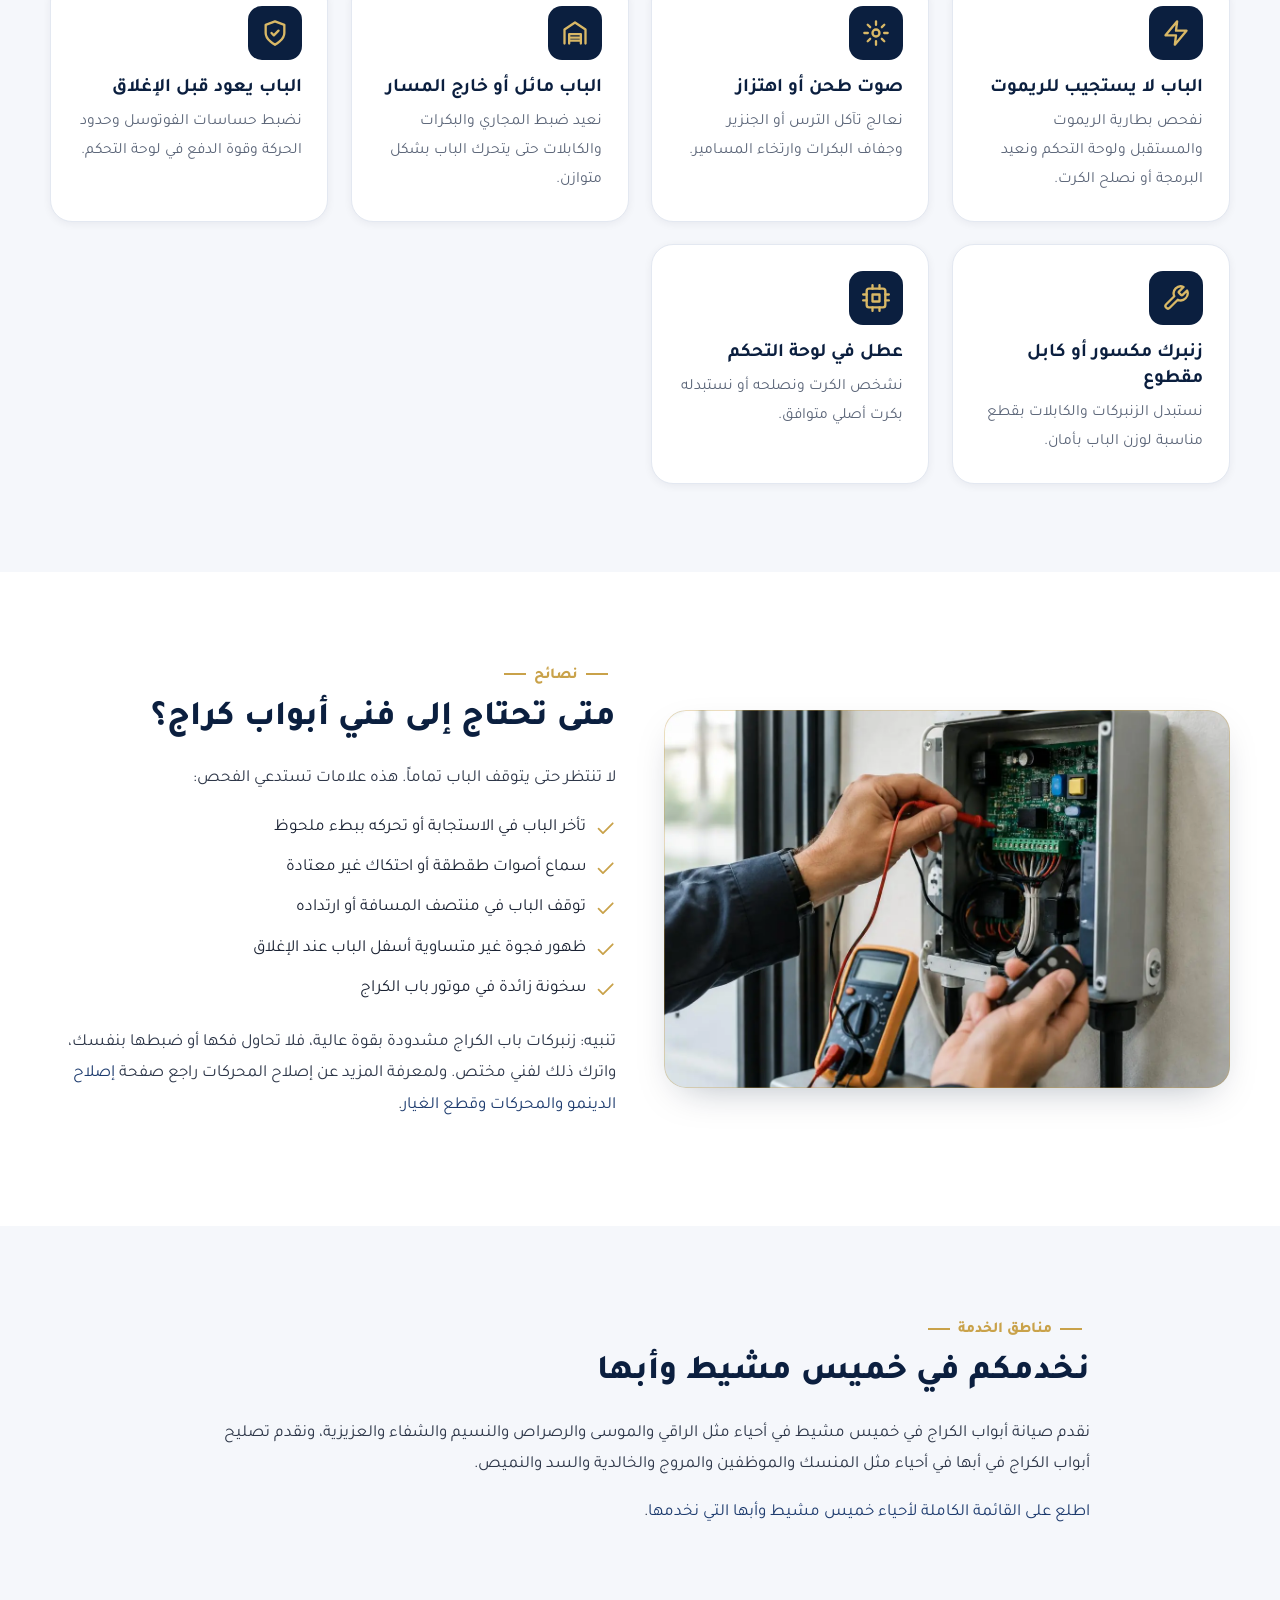
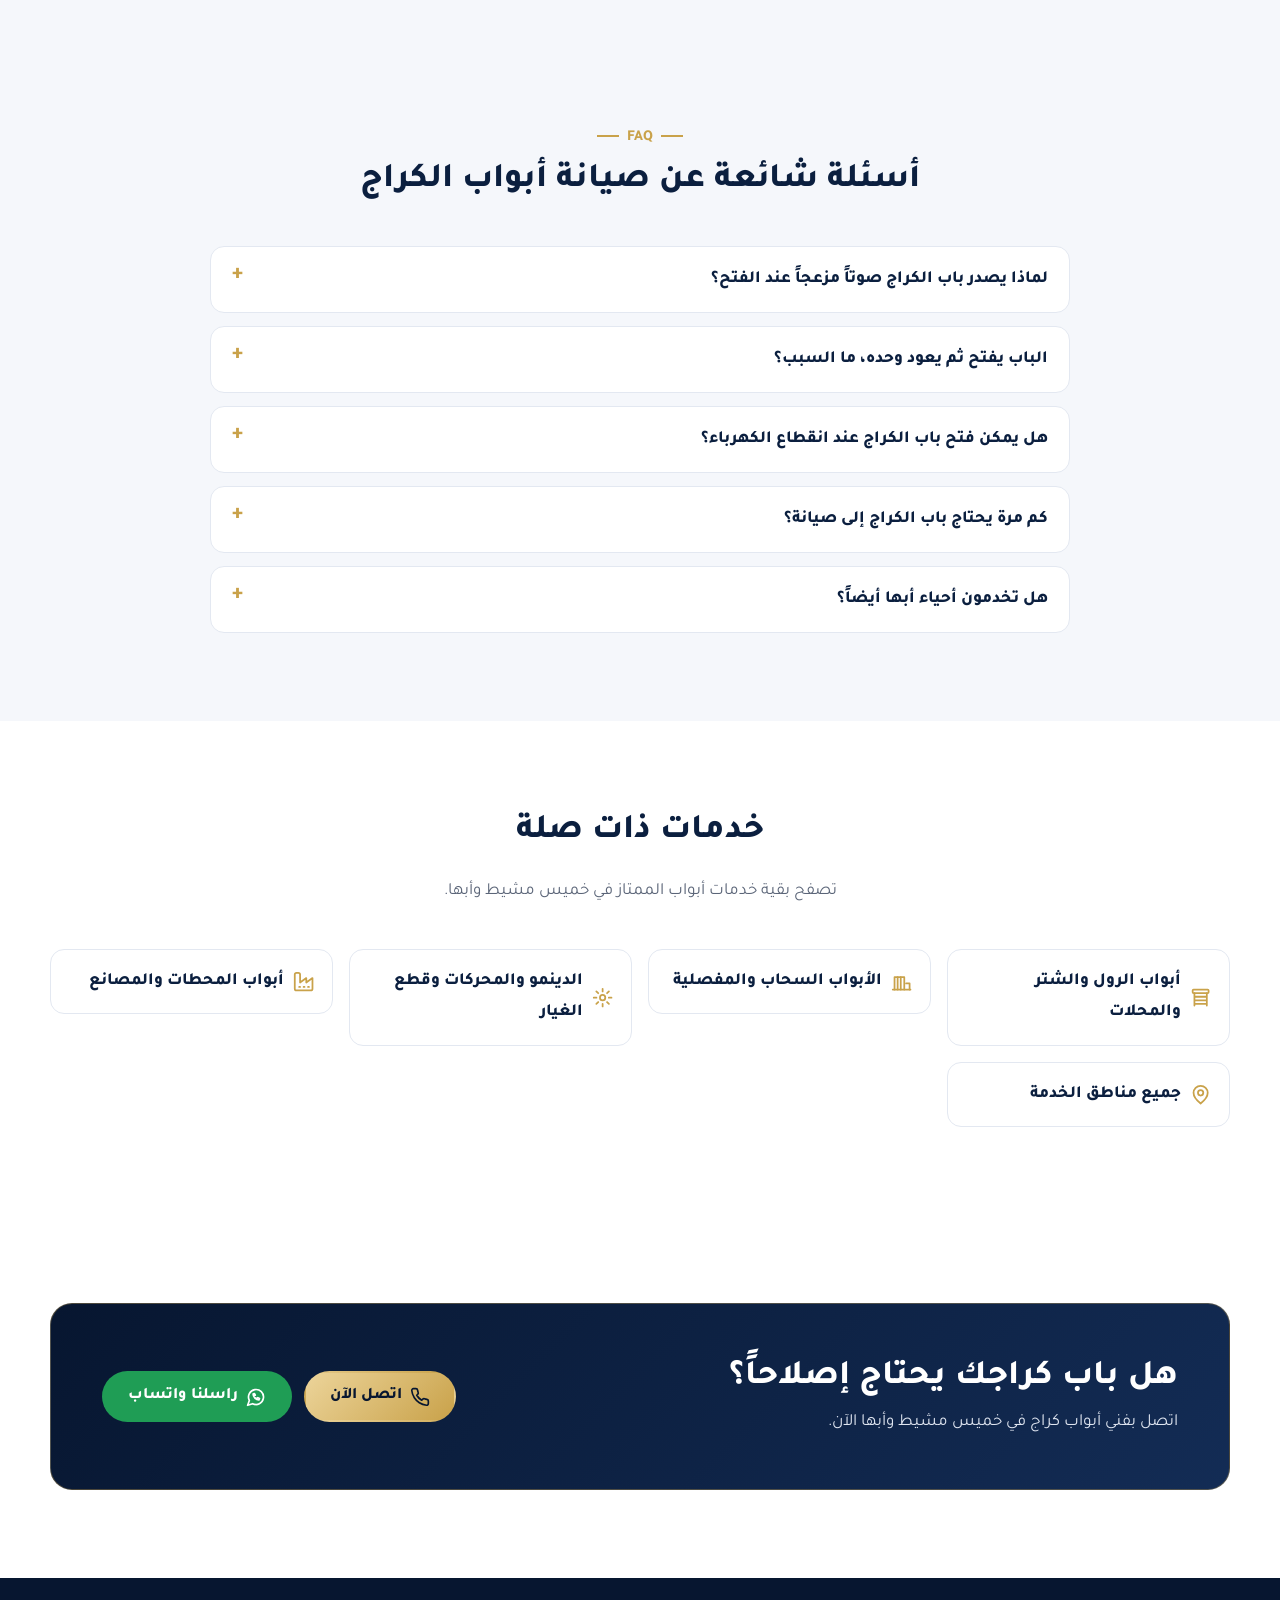
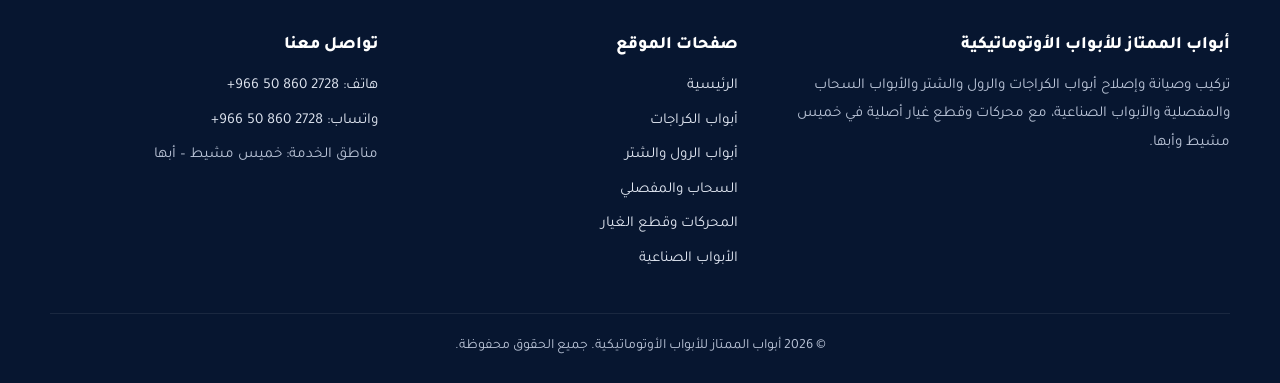
<file: garage-doors.html>
<!doctype html>
<html lang="ar" dir="rtl">
<head>
  <!-- Google tag (gtag.js) -->
<script async src="https://www.googletagmanager.com/gtag/js?id=AW-18585163987"></script>
<script>
  window.dataLayer = window.dataLayer || [];
  function gtag(){dataLayer.push(arguments);}
  gtag('js', new Date());
  gtag('config', 'AW-18585163987');
</script>
<!-- Event snippet for انقر للاتصال conversion page
In your html page, add the snippet and call gtag_report_conversion when someone clicks on the chosen link or button. -->
<script>
function gtag_report_conversion(url) {
  var callback = function () {
    if (typeof(url) != 'undefined') {
      window.location = url;
    }
  };
  gtag('event', 'conversion', {
      'send_to': 'AW-18585163987/CA3zCPzS1rsdENOxjJ5F',
      'value': 1.0,
      'currency': 'EGP',
      'event_callback': callback
  });
  return false;
}
</script>
<meta charset="utf-8">
<meta name="viewport" content="width=device-width, initial-scale=1">
<title>صيانة أبواب الكراج خميس مشيط وأبها | تصليح وفني أبواب كراج</title>
<meta name="description" content="صيانة وتصليح أبواب الكراج في خميس مشيط وأبها: إصلاح موتور باب الكراج، الزنبركات، الحساسات والريموت. فني أبواب كراج متخصص. اتصل 0508602728.">
<link rel="canonical" href="https://abo-abdo.site/garage-doors.html">
<meta name="robots" content="index, follow, max-image-preview:large">
<meta name="theme-color" content="#071630">
<meta property="og:type" content="website">
<meta property="og:locale" content="ar_SA">
<meta property="og:site_name" content="أبواب الممتاز للأبواب الأوتوماتيكية">
<meta property="og:title" content="صيانة أبواب الكراج خميس مشيط وأبها | تصليح وفني أبواب كراج">
<meta property="og:description" content="صيانة وتصليح أبواب الكراج في خميس مشيط وأبها: إصلاح موتور باب الكراج، الزنبركات، الحساسات والريموت. فني أبواب كراج متخصص. اتصل 0508602728.">
<meta property="og:url" content="https://abo-abdo.site/garage-doors.html">
<meta property="og:image" content="https://abo-abdo.site/assets/images/1.webp">
<meta property="og:image:width" content="1600">
<meta property="og:image:height" content="1008">
<meta property="og:image:alt" content="واجهة فيلا حديثة بباب كراج أوتوماتيكي مقطعي أبيض مفتوح جزئياً وقت الغروب">
<meta name="twitter:card" content="summary_large_image">
<meta name="twitter:title" content="صيانة أبواب الكراج خميس مشيط وأبها | تصليح وفني أبواب كراج">
<meta name="twitter:description" content="صيانة وتصليح أبواب الكراج في خميس مشيط وأبها: إصلاح موتور باب الكراج، الزنبركات، الحساسات والريموت. فني أبواب كراج متخصص. اتصل 0508602728.">
<meta name="twitter:image" content="https://abo-abdo.site/assets/images/1.webp">
<link rel="icon" href="favicon.svg" type="image/svg+xml">
<link rel="preload" href="assets/fonts/tajawal-arabic-400.woff2" as="font" type="font/woff2" crossorigin>
<link rel="preload" href="assets/fonts/tajawal-arabic-800.woff2" as="font" type="font/woff2" crossorigin>
<link rel="preload" as="image" href="assets/images/1.webp" fetchpriority="high">
<link rel="stylesheet" href="assets/css/style.css">
<!-- Google Tag Manager: ضع معرف الحاوية (مثل GTM-XXXXXXX) في GTM_ID لتفعيله -->
<script>window.dataLayer=window.dataLayer||[];(function(w,d,i){if(!i)return;w.dataLayer.push({'gtm.start':Date.now(),event:'gtm.js'});var j=d.createElement('script');j.async=true;j.src='https://www.googletagmanager.com/gtm.js?id='+i;d.head.appendChild(j);})(window,document,'');</script>
<script type="application/ld+json">{"@context":"https://schema.org","@graph":[{"@type":"HomeAndConstructionBusiness","@id":"https://abo-abdo.site/#business","name":"أبواب الممتاز للأبواب الأوتوماتيكية","url":"https://abo-abdo.site/","telephone":"+966508602728","image":"https://abo-abdo.site/assets/images/1.webp","logo":"https://abo-abdo.site/favicon.svg","address":{"@type":"PostalAddress","addressLocality":"خميس مشيط","addressRegion":"منطقة عسير","addressCountry":"SA"},"areaServed":[{"@type":"City","name":"خميس مشيط"},{"@type":"City","name":"أبها"}],"contactPoint":{"@type":"ContactPoint","telephone":"+966508602728","contactType":"customer service","areaServed":"SA","availableLanguage":["ar"]}},{"@type":"WebPage","@id":"https://abo-abdo.site/garage-doors.html#webpage","url":"https://abo-abdo.site/garage-doors.html","name":"صيانة أبواب الكراج خميس مشيط وأبها | تصليح وفني أبواب كراج","description":"صيانة وتصليح أبواب الكراج في خميس مشيط وأبها: إصلاح موتور باب الكراج، الزنبركات، الحساسات والريموت. فني أبواب كراج متخصص. اتصل 0508602728.","inLanguage":"ar-SA","isPartOf":{"@id":"https://abo-abdo.site/#website"},"about":{"@id":"https://abo-abdo.site/#business"},"primaryImageOfPage":"https://abo-abdo.site/assets/images/1.webp","breadcrumb":{"@id":"https://abo-abdo.site/garage-doors.html#breadcrumb"}},{"@type":"BreadcrumbList","@id":"https://abo-abdo.site/garage-doors.html#breadcrumb","itemListElement":[{"@type":"ListItem","position":1,"name":"الرئيسية","item":"https://abo-abdo.site/"},{"@type":"ListItem","position":2,"name":"صيانة أبواب الكراجات","item":"https://abo-abdo.site/garage-doors.html"}]},{"@type":"FAQPage","@id":"https://abo-abdo.site/garage-doors.html#faq","mainEntity":[{"@type":"Question","name":"لماذا يصدر باب الكراج صوتاً مزعجاً عند الفتح؟","acceptedAnswer":{"@type":"Answer","text":"غالباً يكون السبب جفاف البكرات والمفصلات أو تآكل البكرات أو ارتخاء الزنبركات أو اهتراء ترس المحرك. التشحيم والضبط يحلان كثيراً من الحالات، وفي حال التآكل نستبدل القطعة."}},{"@type":"Question","name":"الباب يفتح ثم يعود وحده، ما السبب؟","acceptedAnswer":{"@type":"Answer","text":"هذا يحدث عادة بسبب حساسات الأمان (الفوتوسل) غير المتقابلة أو المتسخة، أو ضبط خاطئ لحدود الفتح والإغلاق وقوة الدفع في لوحة التحكم. نضبط الحساسات والحدود حتى يعمل الباب بشكل صحيح."}},{"@type":"Question","name":"هل يمكن فتح باب الكراج عند انقطاع الكهرباء؟","acceptedAnswer":{"@type":"Answer","text":"معظم أبواب الكراج مزودة بحبل أو مقبض فك يدوي يفصل الباب عن المحرك. نوضح لكم طريقة استخدامه بأمان أثناء الزيارة."}},{"@type":"Question","name":"كم مرة يحتاج باب الكراج إلى صيانة؟","acceptedAnswer":{"@type":"Answer","text":"يُنصح بالصيانة الوقائية بشكل دوري حسب كثافة الاستخدام، وتشمل التشحيم وفحص الزنبركات والكابلات وضبط المحرك والحساسات."}},{"@type":"Question","name":"هل تخدمون أحياء أبها أيضاً؟","acceptedAnswer":{"@type":"Answer","text":"نعم، نقدم صيانة أبواب الكراج وتصليحها في خميس مشيط وأبها وأحيائهما."}}]},{"@type":"Service","@id":"https://abo-abdo.site/garage-doors.html#service","name":"صيانة وتصليح أبواب الكراجات الكهربائية","serviceType":"صيانة أبواب الكراج","description":"صيانة وتصليح أبواب الكراج الكهربائية في خميس مشيط وأبها.","url":"https://abo-abdo.site/garage-doors.html","provider":{"@id":"https://abo-abdo.site/#business"},"areaServed":[{"@type":"City","name":"خميس مشيط"},{"@type":"City","name":"أبها"}],"hasOfferCatalog":{"@type":"OfferCatalog","name":"صيانة وتصليح أبواب الكراجات الكهربائية","itemListElement":[{"@type":"Offer","itemOffered":{"@type":"Service","name":"صيانة أبواب الكراج"}},{"@type":"Offer","itemOffered":{"@type":"Service","name":"تصليح أبواب الكراج"}},{"@type":"Offer","itemOffered":{"@type":"Service","name":"إصلاح موتور باب الكراج"}},{"@type":"Offer","itemOffered":{"@type":"Service","name":"تغيير زنبركات باب الكراج"}},{"@type":"Offer","itemOffered":{"@type":"Service","name":"برمجة ريموت باب الكراج"}}]}}]}</script>
</head>
<body>
<svg width="0" height="0" style="position:absolute" aria-hidden="true"><symbol id="i-phone" viewBox="0 0 24 24"><path d="M22 16.92v3a2 2 0 0 1-2.18 2 19.79 19.79 0 0 1-8.63-3.07 19.5 19.5 0 0 1-6-6 19.79 19.79 0 0 1-3.07-8.67A2 2 0 0 1 4.11 2h3a2 2 0 0 1 2 1.72c.13.96.36 1.9.7 2.81a2 2 0 0 1-.45 2.11L8.09 9.91a16 16 0 0 0 6 6l1.27-1.27a2 2 0 0 1 2.11-.45c.91.34 1.85.57 2.81.7A2 2 0 0 1 22 16.92z"/></symbol><symbol id="i-wa" viewBox="0 0 24 24"><path d="M7.9 20A9 9 0 1 0 4 16.1L2 22Z"/><path d="M9 10c.5 2 2 3.5 4 4l1.2-1.2 2 1-.7 1.7c-3.5 0-7-3.5-7-7l1.7-.7 1 2Z"/></symbol><symbol id="i-garage" viewBox="0 0 24 24"><path d="M3 21V9l9-6 9 6v12"/><path d="M7 21v-8h10v8"/><path d="M7 16h10"/><path d="M7 18.5h10"/></symbol><symbol id="i-roller" viewBox="0 0 24 24"><rect x="3" y="3" width="18" height="4" rx="1"/><path d="M5 7v14M19 7v14M5 11h14M5 15h14M5 19h14"/></symbol><symbol id="i-gate" viewBox="0 0 24 24"><path d="M2 21h20"/><path d="M4 21V7h11v14"/><path d="M7.5 7v14M11 7v14"/><path d="M17 14h4v7"/></symbol><symbol id="i-arm" viewBox="0 0 24 24"><path d="M4 21V4"/><circle cx="4" cy="8" r="2"/><path d="M6 8h7l7 3"/><path d="M14 21V11"/></symbol><symbol id="i-gear" viewBox="0 0 24 24"><circle cx="12" cy="12" r="3"/><path d="M12 2v3M12 19v3M4.9 4.9l2.1 2.1M17 17l2.1 2.1M2 12h3M19 12h3M4.9 19.1 7 17M17 7l2.1-2.1"/></symbol><symbol id="i-cpu" viewBox="0 0 24 24"><rect x="4" y="4" width="16" height="16" rx="2"/><rect x="9" y="9" width="6" height="6"/><path d="M9 1v3M15 1v3M9 20v3M15 20v3M20 9h3M20 14h3M1 9h3M1 14h3"/></symbol><symbol id="i-factory" viewBox="0 0 24 24"><path d="M2 20a2 2 0 0 0 2 2h16a2 2 0 0 0 2-2V8l-7 5V8l-7 5V4a2 2 0 0 0-2-2H4a2 2 0 0 0-2 2Z"/><path d="M17 18h1M12 18h1M7 18h1"/></symbol><symbol id="i-shop" viewBox="0 0 24 24"><path d="M3 9h18l-1.5-5h-15Z"/><path d="M4 9v12h16V9"/><path d="M8 21v-7h8v7"/></symbol><symbol id="i-wrench" viewBox="0 0 24 24"><path d="M14.7 6.3a1 1 0 0 0 0 1.4l1.6 1.6a1 1 0 0 0 1.4 0l3.77-3.77a6 6 0 0 1-7.94 7.94l-6.91 6.91a2.12 2.12 0 0 1-3-3l6.91-6.91a6 6 0 0 1 7.94-7.94l-3.76 3.76z"/></symbol><symbol id="i-shield" viewBox="0 0 24 24"><path d="M12 22s8-4 8-10V5l-8-3-8 3v7c0 6 8 10 8 10"/><path d="m9 12 2 2 4-4"/></symbol><symbol id="i-pin" viewBox="0 0 24 24"><path d="M20 10c0 6-8 12-8 12s-8-6-8-12a8 8 0 0 1 16 0Z"/><circle cx="12" cy="10" r="3"/></symbol><symbol id="i-check" viewBox="0 0 24 24"><path d="M20 6 9 17l-5-5"/></symbol><symbol id="i-bolt" viewBox="0 0 24 24"><path d="M13 2 3 14h9l-1 8 10-12h-9l1-8z"/></symbol><symbol id="i-box" viewBox="0 0 24 24"><path d="M21 8a2 2 0 0 0-1-1.73l-7-4a2 2 0 0 0-2 0l-7 4A2 2 0 0 0 3 8v8a2 2 0 0 0 1 1.73l7 4a2 2 0 0 0 2 0l7-4A2 2 0 0 0 21 16Z"/><path d="m3.3 7 8.7 5 8.7-5"/><path d="M12 22V12"/></symbol><symbol id="i-remote" viewBox="0 0 24 24"><rect x="7" y="2" width="10" height="20" rx="3"/><circle cx="12" cy="8" r="2"/><path d="M10 14h.01M14 14h.01M10 17h.01M14 17h.01"/></symbol><symbol id="i-menu" viewBox="0 0 24 24"><path d="M4 6h16M4 12h16M4 18h16"/></symbol><symbol id="i-door" viewBox="0 0 24 24"><path d="M5 21V3h14v18"/><path d="M2 21h20"/><path d="M15 12h.01"/></symbol></svg>
<a class="skip" href="#main">تخطَّ إلى المحتوى</a>
<header class="site-header">
  <div class="container nav-wrap">
    <a class="brand" href="./" aria-label="أبواب الممتاز للأبواب الأوتوماتيكية - الصفحة الرئيسية">
      <span class="brand-mark"><svg class="ico" aria-hidden="true"><use href="#i-door"/></svg></span>
      <span>أبواب الممتاز<small>للأبواب الأوتوماتيكية</small></span>
    </a>
    <button class="nav-toggle" type="button" aria-expanded="false" aria-controls="main-nav" aria-label="فتح القائمة"><svg class="ico" aria-hidden="true"><use href="#i-menu"/></svg></button>
    <nav class="main-nav" id="main-nav" aria-label="القائمة الرئيسية"><ul><li><a href="./">الرئيسية</a></li><li><a href="garage-doors.html" aria-current="page">أبواب الكراجات</a></li><li><a href="roller-doors.html">أبواب الرول والشتر</a></li><li><a href="automatic-gates.html">السحاب والمفصلي</a></li><li><a href="motors-and-spare-parts.html">المحركات وقطع الغيار</a></li><li><a href="industrial-doors.html">الأبواب الصناعية</a></li></ul></nav>
    <a class="nav-call" href="tel:+966508602728" onclick="return gtag_report_conversion('tel:+966508602728');" onclick="return gtag_report_conversion('tel:+966508602728');" onclick="return gtag_report_conversion('tel:+966508602728');" onclick="return gtag_report_conversion('tel:+966508602728');" onclick="return gtag_report_conversion('tel:+966508602728');" onclick="return gtag_report_conversion('tel:+966508602728');" onclick="return gtag_report_conversion('tel:+966508602728');" onclick="return gtag_report_conversion('tel:+966508602728');" onclick="return gtag_report_conversion('tel:+966508602728');" onclick="return gtag_report_conversion('tel:+966508602728');" data-loc="header"><svg class="ico" aria-hidden="true"><use href="#i-phone"/></svg><span class="ltr" dir="ltr">+966 50 860 2728</span></a>
  </div>
</header>
<main id="main">
<section class="page-hero">
  <div class="container">
    <nav class="breadcrumbs" aria-label="مسار التنقل"><ol>
<li><a href="./">الرئيسية</a></li><li aria-current="page">صيانة أبواب الكراجات</li></ol></nav>
    <div class="page-hero-grid">
      <div>
        <h1>صيانة وتصليح أبواب الكراج في خميس مشيط وأبها</h1>
        <p class="lead">فني أبواب كراج يصلك لتشخيص الأعطال وإصلاح المحرك والزنبركات والبكرات والحساسات، لتعود بوابة كراجك للعمل بهدوء وأمان.</p>
        <div class="btn-row">
  <a class="btn btn-gold" href="tel:+966508602728" onclick="return gtag_report_conversion('tel:+966508602728');" onclick="return gtag_report_conversion('tel:+966508602728');" onclick="return gtag_report_conversion('tel:+966508602728');" onclick="return gtag_report_conversion('tel:+966508602728');" onclick="return gtag_report_conversion('tel:+966508602728');" onclick="return gtag_report_conversion('tel:+966508602728');" onclick="return gtag_report_conversion('tel:+966508602728');" onclick="return gtag_report_conversion('tel:+966508602728');" onclick="return gtag_report_conversion('tel:+966508602728');" data-loc="page_hero"><svg class="ico" aria-hidden="true"><use href="#i-phone"/></svg> اتصل الآن</a>
  <a class="btn btn-wa" href="https://wa.me/966508602728" target="_blank" rel="noopener" data-loc="page_hero"><svg class="ico" aria-hidden="true"><use href="#i-wa"/></svg> راسلنا واتساب</a>
</div>
      </div>
      <figure><img src="assets/images/1.webp" alt="واجهة فيلا حديثة بباب كراج أوتوماتيكي مقطعي أبيض مفتوح جزئياً وقت الغروب" width="1600" height="1008" fetchpriority="high" decoding="async"></figure>
    </div>
  </div>
</section>
<section class="section">
  <div class="container split">
    <div class="prose"><span class="kicker">صيانة أبواب الكراج</span><h2>خدمة متكاملة لأبواب الكراجات الكهربائية</h2><p>باب الكراج من أكثر الأبواب استخداماً في المنزل، ومع الوقت تظهر عليه علامات مثل البطء أو الصوت العالي أو التوقف في منتصف الحركة. نقدم صيانة أبواب الكراج في خميس مشيط وأبها لجميع الأنواع الشائعة: الأبواب المقطعية (السكشنال)، والأبواب القلابة، وأبواب الرول المستخدمة في الكراجات.</p>
  <p>يبدأ عملنا بفحص شامل لموتور باب الكراج ولوحة التحكم ومسار الباب والزنبركات والكابلات، ثم نشرح لك ما وجدناه ونقترح الحل الذي يناسب حالة الباب.</p><ul class="checks"><li><svg class="ico" aria-hidden="true"><use href="#i-check"/></svg><span>فحص موتور باب الكراج وقياس أدائه</span></li><li><svg class="ico" aria-hidden="true"><use href="#i-check"/></svg><span>ضبط حدود الفتح والإغلاق وقوة الدفع</span></li><li><svg class="ico" aria-hidden="true"><use href="#i-check"/></svg><span>تشحيم البكرات والمفصلات والمجاري</span></li><li><svg class="ico" aria-hidden="true"><use href="#i-check"/></svg><span>ضبط أو تغيير الزنبركات والكابلات</span></li><li><svg class="ico" aria-hidden="true"><use href="#i-check"/></svg><span>برمجة ريموتات جديدة أو إضافية</span></li><li><svg class="ico" aria-hidden="true"><use href="#i-check"/></svg><span>ضبط حساسات الأمان لمنع الاصطدام</span></li></ul></div>
    <figure><img src="assets/images/2.webp" alt="فني يصلح محرك فتح باب كراج كهربائي مثبت في سقف الكراج" width="1200" height="800" loading="lazy" decoding="async"></figure>
  </div>
</section>
<section class="section section-alt"><div class="container">
<div class="section-head"><span class="kicker">تصليح أبواب الكراج</span><h2>أعطال أبواب الكراج التي نصلحها</h2><p>تصليح أبواب الكراج في خميس مشيط وأبها يبدأ بتحديد سبب العطل بدقة، لا بتغيير القطع عشوائياً.</p></div><div class="grid grid-3"><article class="card"><div class="card-ico"><svg class="ico" aria-hidden="true"><use href="#i-bolt"/></svg></div><h3>الباب لا يستجيب للريموت</h3><p>نفحص بطارية الريموت والمستقبل ولوحة التحكم ونعيد البرمجة أو نصلح الكرت.</p></article><article class="card"><div class="card-ico"><svg class="ico" aria-hidden="true"><use href="#i-gear"/></svg></div><h3>صوت طحن أو اهتزاز</h3><p>نعالج تآكل الترس أو الجنزير وجفاف البكرات وارتخاء المسامير.</p></article><article class="card"><div class="card-ico"><svg class="ico" aria-hidden="true"><use href="#i-garage"/></svg></div><h3>الباب مائل أو خارج المسار</h3><p>نعيد ضبط المجاري والبكرات والكابلات حتى يتحرك الباب بشكل متوازن.</p></article><article class="card"><div class="card-ico"><svg class="ico" aria-hidden="true"><use href="#i-shield"/></svg></div><h3>الباب يعود قبل الإغلاق</h3><p>نضبط حساسات الفوتوسل وحدود الحركة وقوة الدفع في لوحة التحكم.</p></article><article class="card"><div class="card-ico"><svg class="ico" aria-hidden="true"><use href="#i-wrench"/></svg></div><h3>زنبرك مكسور أو كابل مقطوع</h3><p>نستبدل الزنبركات والكابلات بقطع مناسبة لوزن الباب بأمان.</p></article><article class="card"><div class="card-ico"><svg class="ico" aria-hidden="true"><use href="#i-cpu"/></svg></div><h3>عطل في لوحة التحكم</h3><p>نشخص الكرت ونصلحه أو نستبدله بكرت أصلي متوافق.</p></article></div></div></section>
<section class="section">
  <div class="container split reverse">
    <div class="prose"><span class="kicker">نصائح</span><h2>متى تحتاج إلى فني أبواب كراج؟</h2><p>لا تنتظر حتى يتوقف الباب تماماً. هذه علامات تستدعي الفحص:</p><ul class="checks"><li><svg class="ico" aria-hidden="true"><use href="#i-check"/></svg><span>تأخر الباب في الاستجابة أو تحركه ببطء ملحوظ</span></li><li><svg class="ico" aria-hidden="true"><use href="#i-check"/></svg><span>سماع أصوات طقطقة أو احتكاك غير معتادة</span></li><li><svg class="ico" aria-hidden="true"><use href="#i-check"/></svg><span>توقف الباب في منتصف المسافة أو ارتداده</span></li><li><svg class="ico" aria-hidden="true"><use href="#i-check"/></svg><span>ظهور فجوة غير متساوية أسفل الباب عند الإغلاق</span></li><li><svg class="ico" aria-hidden="true"><use href="#i-check"/></svg><span>سخونة زائدة في موتور باب الكراج</span></li></ul><p>تنبيه: زنبركات باب الكراج مشدودة بقوة عالية، فلا تحاول فكها أو ضبطها بنفسك، واترك ذلك لفني مختص. ولمعرفة المزيد عن إصلاح المحركات راجع صفحة <a href="motors-and-spare-parts.html">إصلاح الدينمو والمحركات وقطع الغيار</a>.</p></div>
    <figure><img src="assets/images/8.webp" alt="فني يفحص لوحة تحكم باب أوتوماتيكي بجهاز قياس مع ريموت التحكم" width="1200" height="800" loading="lazy" decoding="async"></figure>
  </div>
</section>
<section class="section section-alt"><div class="container prose" style="max-width:900px">
<span class="kicker">مناطق الخدمة</span><h2>نخدمكم في خميس مشيط وأبها</h2><p>نقدم صيانة أبواب الكراج في خميس مشيط في أحياء مثل الراقي والموسى والرصراص والنسيم والشفاء والعزيزية، ونقدم تصليح أبواب الكراج في أبها في أحياء مثل المنسك والموظفين والمروج والخالدية والسد والنميص.</p>
<p><a href="./#areas">اطلع على القائمة الكاملة لأحياء خميس مشيط وأبها التي نخدمها</a>.</p></div></section>
<section class="section section-alt" aria-labelledby="faq-title">
  <div class="container">
    <div class="section-head"><span class="kicker">FAQ</span><h2 id="faq-title">أسئلة شائعة عن صيانة أبواب الكراج</h2></div>
    <div class="faq"><details><summary>لماذا يصدر باب الكراج صوتاً مزعجاً عند الفتح؟</summary><p>غالباً يكون السبب جفاف البكرات والمفصلات أو تآكل البكرات أو ارتخاء الزنبركات أو اهتراء ترس المحرك. التشحيم والضبط يحلان كثيراً من الحالات، وفي حال التآكل نستبدل القطعة.</p></details><details><summary>الباب يفتح ثم يعود وحده، ما السبب؟</summary><p>هذا يحدث عادة بسبب حساسات الأمان (الفوتوسل) غير المتقابلة أو المتسخة، أو ضبط خاطئ لحدود الفتح والإغلاق وقوة الدفع في لوحة التحكم. نضبط الحساسات والحدود حتى يعمل الباب بشكل صحيح.</p></details><details><summary>هل يمكن فتح باب الكراج عند انقطاع الكهرباء؟</summary><p>معظم أبواب الكراج مزودة بحبل أو مقبض فك يدوي يفصل الباب عن المحرك. نوضح لكم طريقة استخدامه بأمان أثناء الزيارة.</p></details><details><summary>كم مرة يحتاج باب الكراج إلى صيانة؟</summary><p>يُنصح بالصيانة الوقائية بشكل دوري حسب كثافة الاستخدام، وتشمل التشحيم وفحص الزنبركات والكابلات وضبط المحرك والحساسات.</p></details><details><summary>هل تخدمون أحياء أبها أيضاً؟</summary><p>نعم، نقدم صيانة أبواب الكراج وتصليحها في خميس مشيط وأبها وأحيائهما.</p></details></div>
  </div>
</section>
<section class="section" aria-labelledby="rel-title"><div class="container">
<div class="section-head"><h2 id="rel-title">خدمات ذات صلة</h2><p>تصفح بقية خدمات أبواب الممتاز في خميس مشيط وأبها.</p></div>
<ul class="related"><li><a href="roller-doors.html"><svg class="ico" aria-hidden="true"><use href="#i-roller"/></svg>أبواب الرول والشتر والمحلات</a></li><li><a href="automatic-gates.html"><svg class="ico" aria-hidden="true"><use href="#i-gate"/></svg>الأبواب السحاب والمفصلية</a></li><li><a href="motors-and-spare-parts.html"><svg class="ico" aria-hidden="true"><use href="#i-gear"/></svg>الدينمو والمحركات وقطع الغيار</a></li><li><a href="industrial-doors.html"><svg class="ico" aria-hidden="true"><use href="#i-factory"/></svg>أبواب المحطات والمصانع</a></li><li><a href="./#areas"><svg class="ico" aria-hidden="true"><use href="#i-pin"/></svg>جميع مناطق الخدمة</a></li></ul></div></section>
<section class="section" aria-labelledby="cta-garage_cta">
  <div class="container"><div class="cta">
    <div><h2 id="cta-garage_cta">هل باب كراجك يحتاج إصلاحاً؟</h2><p>اتصل بفني أبواب كراج في خميس مشيط وأبها الآن.</p></div>
    <div class="btn-row">
  <a class="btn btn-gold" href="tel:+966508602728" onclick="return gtag_report_conversion('tel:+966508602728');" onclick="return gtag_report_conversion('tel:+966508602728');" onclick="return gtag_report_conversion('tel:+966508602728');" onclick="return gtag_report_conversion('tel:+966508602728');" onclick="return gtag_report_conversion('tel:+966508602728');" onclick="return gtag_report_conversion('tel:+966508602728');" onclick="return gtag_report_conversion('tel:+966508602728');" onclick="return gtag_report_conversion('tel:+966508602728');" onclick="return gtag_report_conversion('tel:+966508602728');" data-loc="garage_cta"><svg class="ico" aria-hidden="true"><use href="#i-phone"/></svg> اتصل الآن</a>
  <a class="btn btn-wa" href="https://wa.me/966508602728" target="_blank" rel="noopener" data-loc="garage_cta"><svg class="ico" aria-hidden="true"><use href="#i-wa"/></svg> راسلنا واتساب</a>
</div>
  </div></div>
</section>
</main>
<footer class="site-footer">
  <div class="container footer-grid">
    <div>
      <h2>أبواب الممتاز للأبواب الأوتوماتيكية</h2>
      <p>تركيب وصيانة وإصلاح أبواب الكراجات والرول والشتر والأبواب السحاب والمفصلية والأبواب الصناعية، مع محركات وقطع غيار أصلية في خميس مشيط وأبها.</p>
    </div>
    <div>
      <h2>صفحات الموقع</h2>
      <ul><li><a href="./">الرئيسية</a></li><li><a href="garage-doors.html">أبواب الكراجات</a></li><li><a href="roller-doors.html">أبواب الرول والشتر</a></li><li><a href="automatic-gates.html">السحاب والمفصلي</a></li><li><a href="motors-and-spare-parts.html">المحركات وقطع الغيار</a></li><li><a href="industrial-doors.html">الأبواب الصناعية</a></li></ul>
    </div>
    <div>
      <h2>تواصل معنا</h2>
      <ul>
        <li><a href="tel:+966508602728" onclick="return gtag_report_conversion('tel:+966508602728');" onclick="return gtag_report_conversion('tel:+966508602728');" onclick="return gtag_report_conversion('tel:+966508602728');" onclick="return gtag_report_conversion('tel:+966508602728');" onclick="return gtag_report_conversion('tel:+966508602728');" onclick="return gtag_report_conversion('tel:+966508602728');" onclick="return gtag_report_conversion('tel:+966508602728');" onclick="return gtag_report_conversion('tel:+966508602728');" onclick="return gtag_report_conversion('tel:+966508602728');" data-loc="footer">هاتف: <span class="ltr" dir="ltr">+966 50 860 2728</span></a></li>
        <li><a href="https://wa.me/966508602728" target="_blank" rel="noopener" data-loc="footer">واتساب: <span class="ltr" dir="ltr">+966 50 860 2728</span></a></li>
        <li>مناطق الخدمة: خميس مشيط – أبها</li>
      </ul>
    </div>
  </div>
  <div class="container footer-bottom">© <span id="year">2026</span> أبواب الممتاز للأبواب الأوتوماتيكية. جميع الحقوق محفوظة.</div>
</footer>
<div class="float-bar" role="region" aria-label="تواصل سريع">
  <a class="fb-call" href="tel:+966508602728" onclick="return gtag_report_conversion('tel:+966508602728');" onclick="return gtag_report_conversion('tel:+966508602728');" onclick="return gtag_report_conversion('tel:+966508602728');" onclick="return gtag_report_conversion('tel:+966508602728');" onclick="return gtag_report_conversion('tel:+966508602728');" onclick="return gtag_report_conversion('tel:+966508602728');" onclick="return gtag_report_conversion('tel:+966508602728');" onclick="return gtag_report_conversion('tel:+966508602728');" onclick="return gtag_report_conversion('tel:+966508602728');" data-loc="floating_bar"><svg class="ico" aria-hidden="true"><use href="#i-phone"/></svg> اتصال</a>
  <a class="fb-wa" href="https://wa.me/966508602728" target="_blank" rel="noopener" data-loc="floating_bar"><svg class="ico" aria-hidden="true"><use href="#i-wa"/></svg> واتساب</a>
</div>

<script src="assets/js/main.js" defer></script>
</body>
</html>
</file>
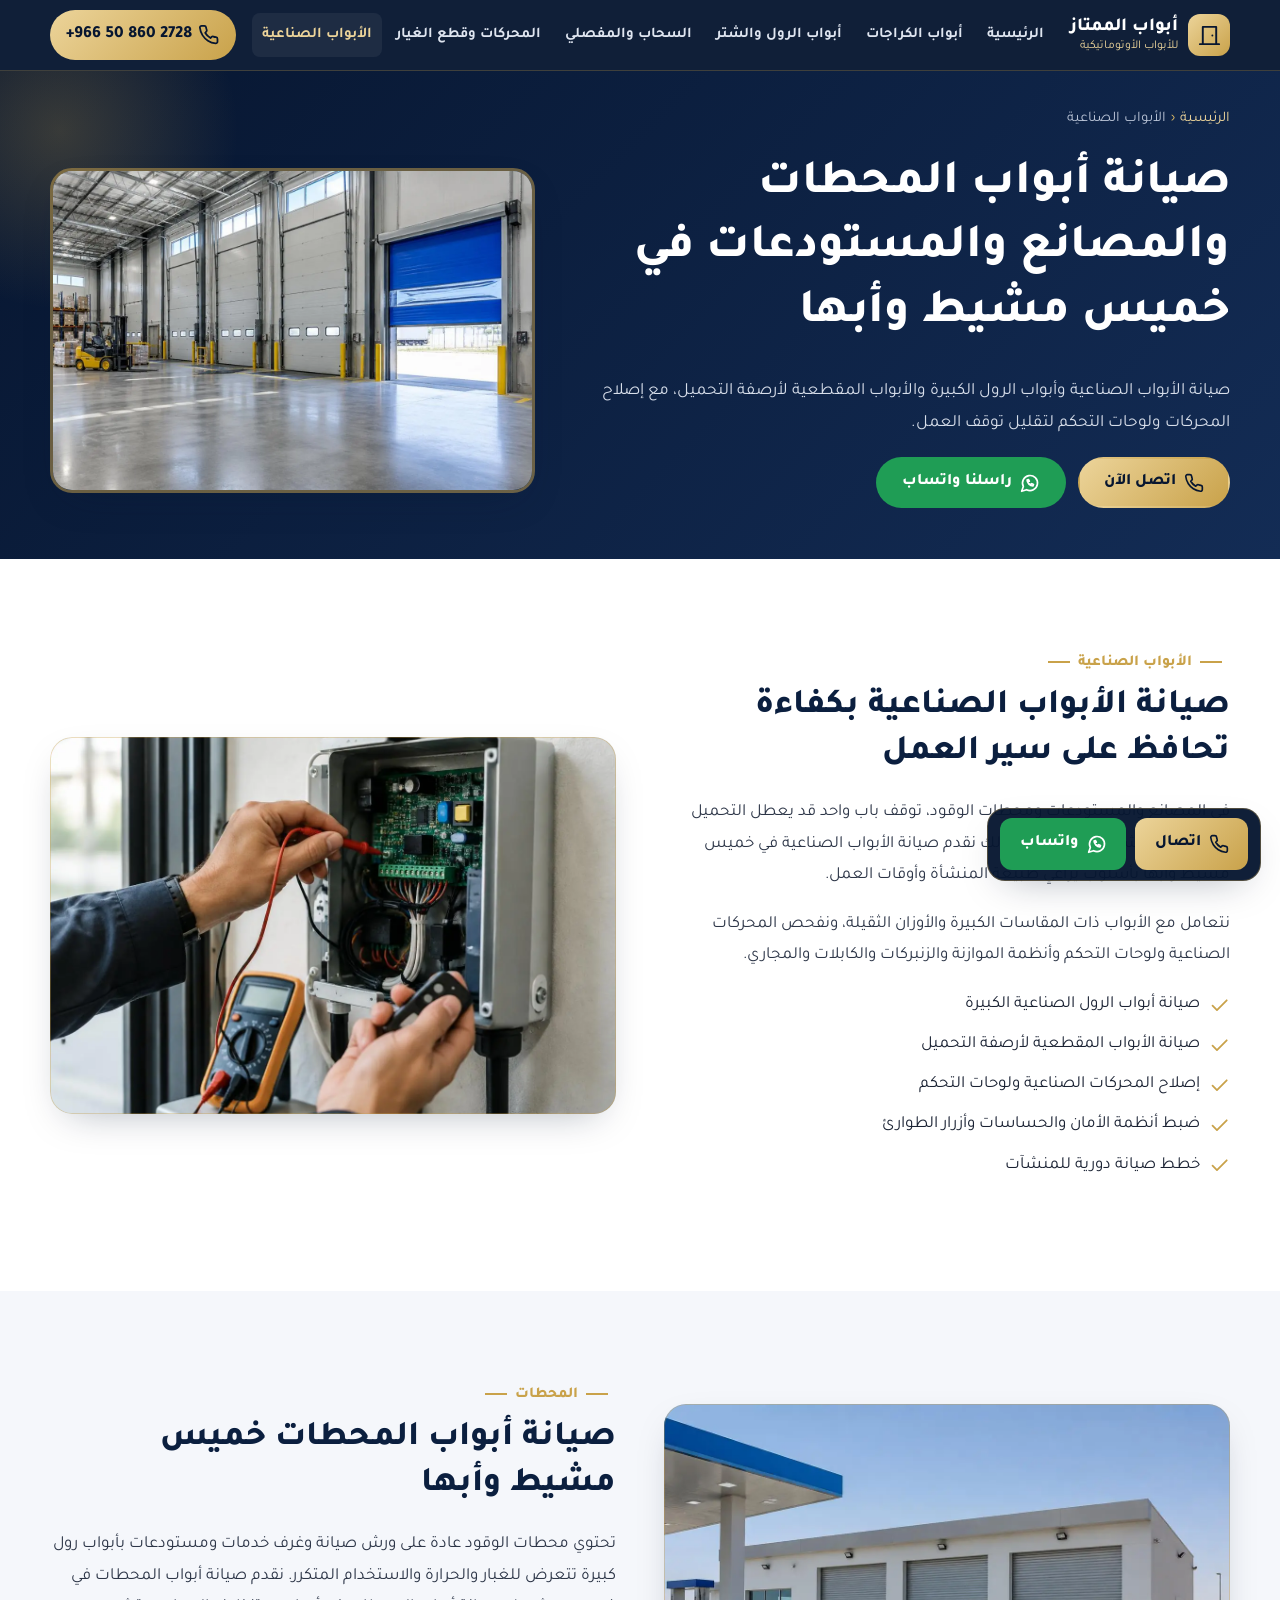
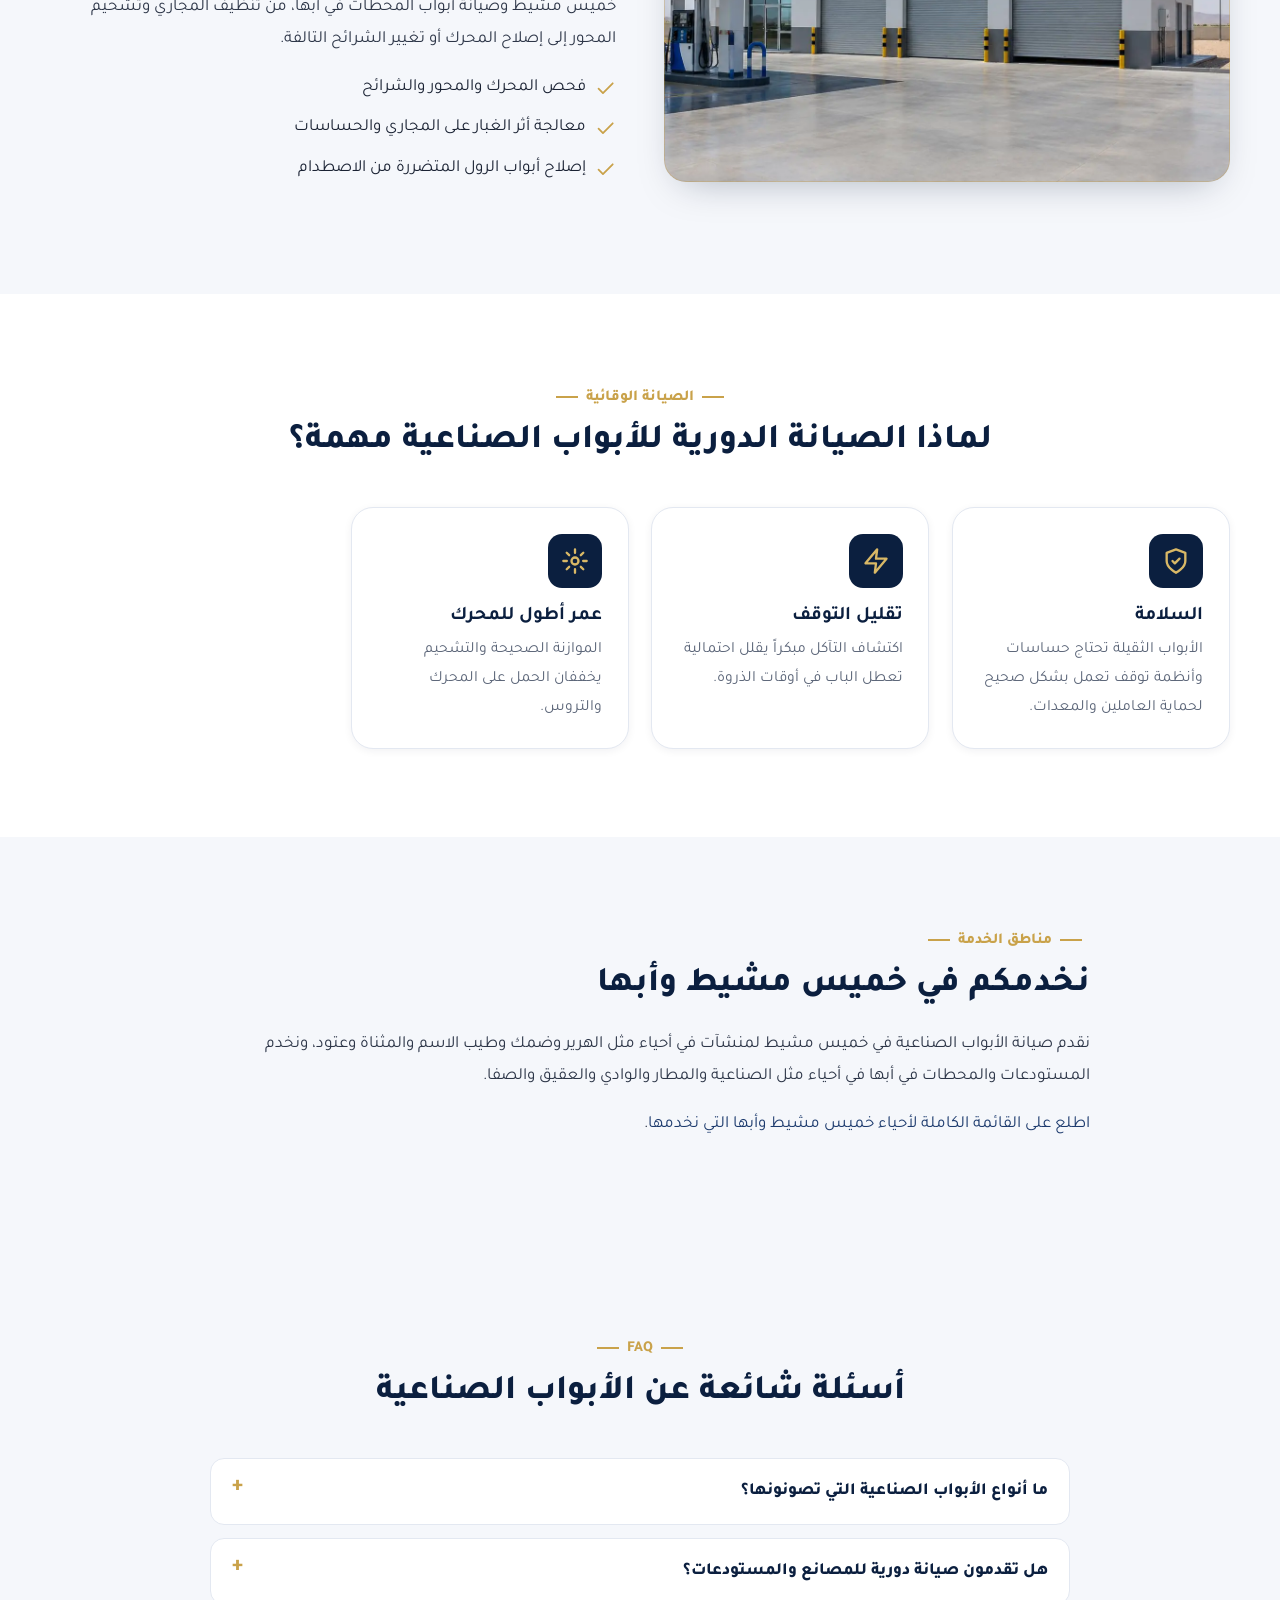
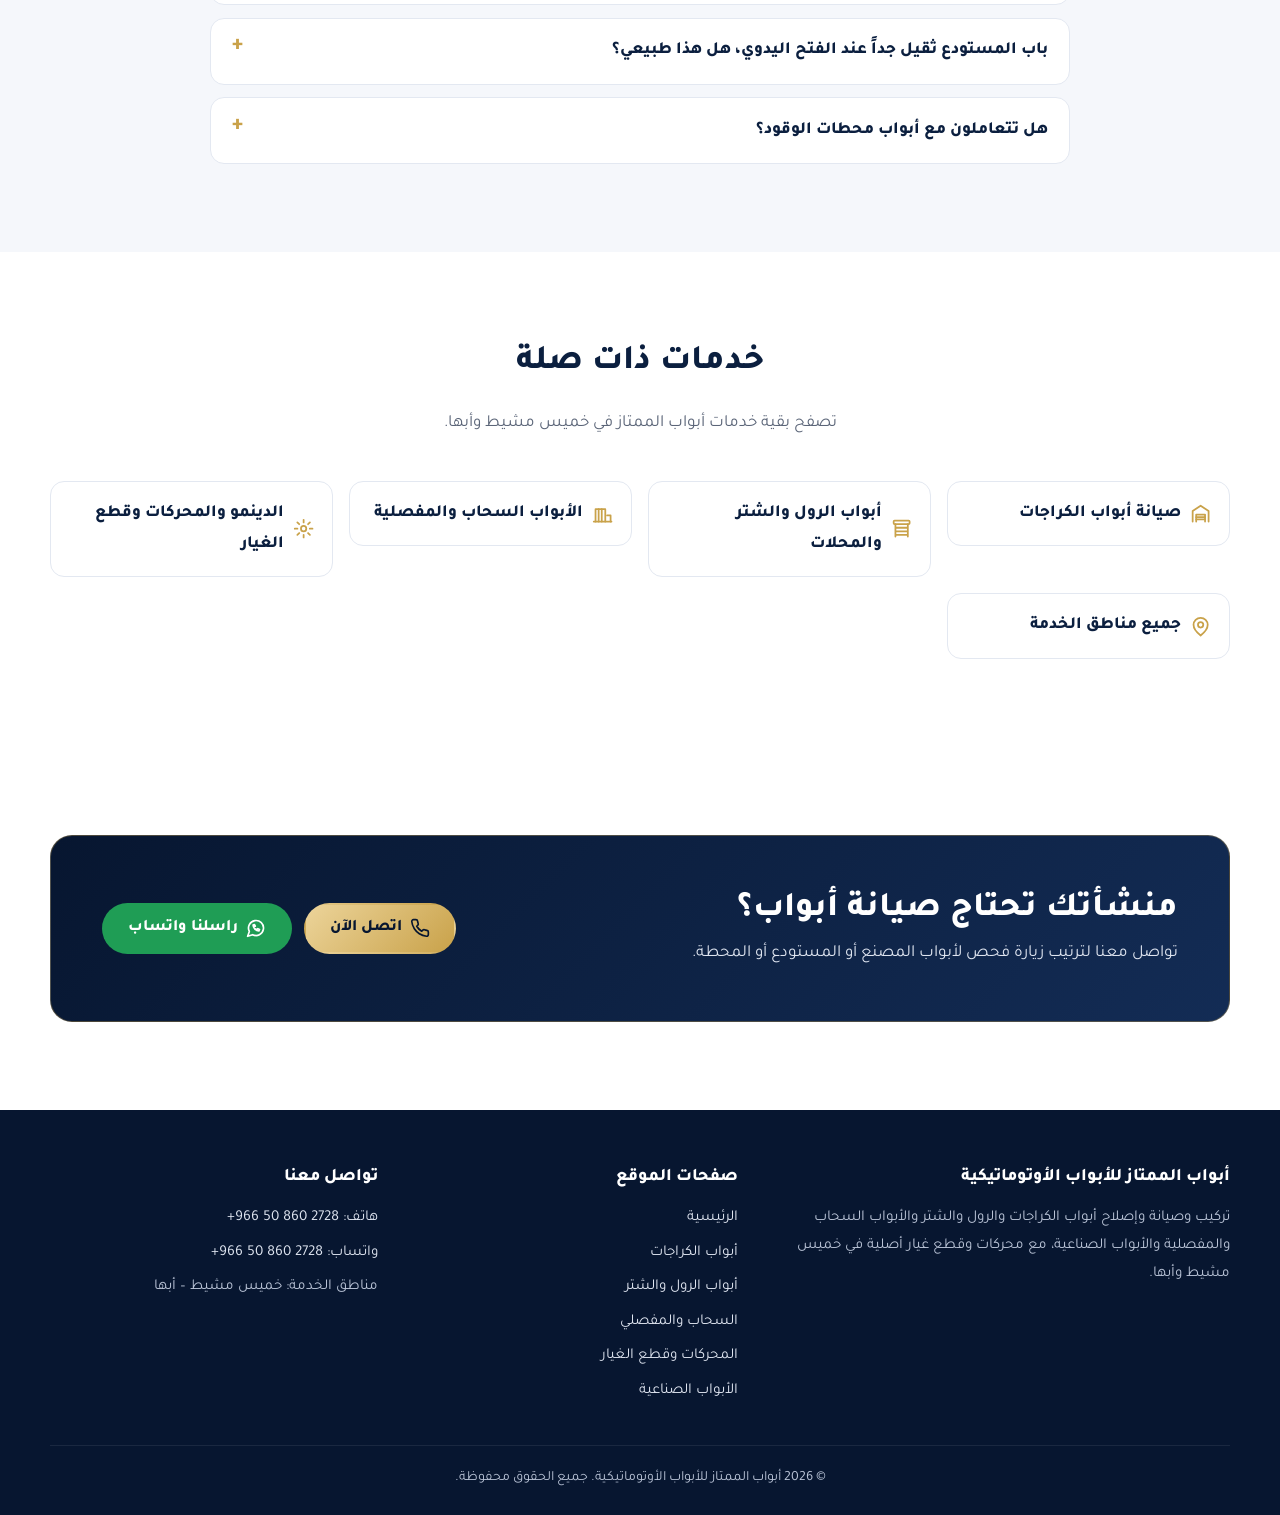
<file: industrial-doors.html>
<!doctype html>
<html lang="ar" dir="rtl">
<head>
  <!-- Google tag (gtag.js) -->
<script async src="https://www.googletagmanager.com/gtag/js?id=AW-18585163987"></script>
<script>
  window.dataLayer = window.dataLayer || [];
  function gtag(){dataLayer.push(arguments);}
  gtag('js', new Date());
  gtag('config', 'AW-18585163987');
</script>
<!-- Event snippet for انقر للاتصال conversion page
In your html page, add the snippet and call gtag_report_conversion when someone clicks on the chosen link or button. -->
<script>
function gtag_report_conversion(url) {
  var callback = function () {
    if (typeof(url) != 'undefined') {
      window.location = url;
    }
  };
  gtag('event', 'conversion', {
      'send_to': 'AW-18585163987/CA3zCPzS1rsdENOxjJ5F',
      'value': 1.0,
      'currency': 'EGP',
      'event_callback': callback
  });
  return false;
}
</script>
<meta charset="utf-8">
<meta name="viewport" content="width=device-width, initial-scale=1">
<title>صيانة أبواب المحطات والمصانع والمستودعات خميس مشيط وأبها</title>
<meta name="description" content="صيانة الأبواب الصناعية وأبواب المحطات والمصانع والمستودعات في خميس مشيط وأبها: أبواب رول كبيرة وأبواب مقطعية ومحركات صناعية. اتصل 0508602728.">
<link rel="canonical" href="https://abo-abdo.site/industrial-doors.html">
<meta name="robots" content="index, follow, max-image-preview:large">
<meta name="theme-color" content="#071630">
<meta property="og:type" content="website">
<meta property="og:locale" content="ar_SA">
<meta property="og:site_name" content="أبواب الممتاز للأبواب الأوتوماتيكية">
<meta property="og:title" content="صيانة أبواب المحطات والمصانع والمستودعات خميس مشيط وأبها">
<meta property="og:description" content="صيانة الأبواب الصناعية وأبواب المحطات والمصانع والمستودعات في خميس مشيط وأبها: أبواب رول كبيرة وأبواب مقطعية ومحركات صناعية. اتصل 0508602728.">
<meta property="og:url" content="https://abo-abdo.site/industrial-doors.html">
<meta property="og:image" content="https://abo-abdo.site/assets/images/7.webp">
<meta property="og:image:width" content="1200">
<meta property="og:image:height" content="800">
<meta property="og:image:alt" content="مستودع صناعي بأبواب مقطعية كبيرة وباب رول سريع عند أرصفة التحميل">
<meta name="twitter:card" content="summary_large_image">
<meta name="twitter:title" content="صيانة أبواب المحطات والمصانع والمستودعات خميس مشيط وأبها">
<meta name="twitter:description" content="صيانة الأبواب الصناعية وأبواب المحطات والمصانع والمستودعات في خميس مشيط وأبها: أبواب رول كبيرة وأبواب مقطعية ومحركات صناعية. اتصل 0508602728.">
<meta name="twitter:image" content="https://abo-abdo.site/assets/images/7.webp">
<link rel="icon" href="favicon.svg" type="image/svg+xml">
<link rel="preload" href="assets/fonts/tajawal-arabic-400.woff2" as="font" type="font/woff2" crossorigin>
<link rel="preload" href="assets/fonts/tajawal-arabic-800.woff2" as="font" type="font/woff2" crossorigin>
<link rel="preload" as="image" href="assets/images/7.webp" fetchpriority="high">
<link rel="stylesheet" href="assets/css/style.css">
<!-- Google Tag Manager: ضع معرف الحاوية (مثل GTM-XXXXXXX) في GTM_ID لتفعيله -->
<script>window.dataLayer=window.dataLayer||[];(function(w,d,i){if(!i)return;w.dataLayer.push({'gtm.start':Date.now(),event:'gtm.js'});var j=d.createElement('script');j.async=true;j.src='https://www.googletagmanager.com/gtm.js?id='+i;d.head.appendChild(j);})(window,document,'');</script>
<script type="application/ld+json">{"@context":"https://schema.org","@graph":[{"@type":"HomeAndConstructionBusiness","@id":"https://abo-abdo.site/#business","name":"أبواب الممتاز للأبواب الأوتوماتيكية","url":"https://abo-abdo.site/","telephone":"+966508602728","image":"https://abo-abdo.site/assets/images/1.webp","logo":"https://abo-abdo.site/favicon.svg","address":{"@type":"PostalAddress","addressLocality":"خميس مشيط","addressRegion":"منطقة عسير","addressCountry":"SA"},"areaServed":[{"@type":"City","name":"خميس مشيط"},{"@type":"City","name":"أبها"}],"contactPoint":{"@type":"ContactPoint","telephone":"+966508602728","contactType":"customer service","areaServed":"SA","availableLanguage":["ar"]}},{"@type":"WebPage","@id":"https://abo-abdo.site/industrial-doors.html#webpage","url":"https://abo-abdo.site/industrial-doors.html","name":"صيانة أبواب المحطات والمصانع والمستودعات خميس مشيط وأبها","description":"صيانة الأبواب الصناعية وأبواب المحطات والمصانع والمستودعات في خميس مشيط وأبها: أبواب رول كبيرة وأبواب مقطعية ومحركات صناعية. اتصل 0508602728.","inLanguage":"ar-SA","isPartOf":{"@id":"https://abo-abdo.site/#website"},"about":{"@id":"https://abo-abdo.site/#business"},"primaryImageOfPage":"https://abo-abdo.site/assets/images/7.webp","breadcrumb":{"@id":"https://abo-abdo.site/industrial-doors.html#breadcrumb"}},{"@type":"BreadcrumbList","@id":"https://abo-abdo.site/industrial-doors.html#breadcrumb","itemListElement":[{"@type":"ListItem","position":1,"name":"الرئيسية","item":"https://abo-abdo.site/"},{"@type":"ListItem","position":2,"name":"أبواب المحطات والمصانع","item":"https://abo-abdo.site/industrial-doors.html"}]},{"@type":"FAQPage","@id":"https://abo-abdo.site/industrial-doors.html#faq","mainEntity":[{"@type":"Question","name":"ما أنواع الأبواب الصناعية التي تصونونها؟","acceptedAnswer":{"@type":"Answer","text":"نصون أبواب الرول الصناعية الكبيرة والأبواب المقطعية للمستودعات وأبواب ورش الصيانة في المحطات، بالإضافة إلى محركاتها ولوحات تحكمها."}},{"@type":"Question","name":"هل تقدمون صيانة دورية للمصانع والمستودعات؟","acceptedAnswer":{"@type":"Answer","text":"نعم، يمكن الاتفاق على زيارات صيانة دورية تشمل الفحص والتشحيم وضبط المحركات والحساسات، لتقليل الأعطال المفاجئة التي توقف العمل."}},{"@type":"Question","name":"باب المستودع ثقيل جداً عند الفتح اليدوي، هل هذا طبيعي؟","acceptedAnswer":{"@type":"Answer","text":"قد يدل ذلك على ضعف في الزنبركات أو نظام الموازنة أو احتكاك في المجاري. يجب فحصه لأن ذلك يجهد المحرك ويعرضه للتلف."}},{"@type":"Question","name":"هل تتعاملون مع أبواب محطات الوقود؟","acceptedAnswer":{"@type":"Answer","text":"نعم، نقدم صيانة أبواب المحطات في خميس مشيط وأبها، مثل أبواب غرف الخدمات وورش الصيانة والمستودعات الملحقة بالمحطة."}}]},{"@type":"Service","@id":"https://abo-abdo.site/industrial-doors.html#service","name":"صيانة أبواب المحطات والمصانع والمستودعات","serviceType":"صيانة الأبواب الصناعية","description":"صيانة الأبواب الصناعية وأبواب المحطات والمستودعات في خميس مشيط وأبها.","url":"https://abo-abdo.site/industrial-doors.html","provider":{"@id":"https://abo-abdo.site/#business"},"areaServed":[{"@type":"City","name":"خميس مشيط"},{"@type":"City","name":"أبها"}],"hasOfferCatalog":{"@type":"OfferCatalog","name":"صيانة أبواب المحطات والمصانع والمستودعات","itemListElement":[{"@type":"Offer","itemOffered":{"@type":"Service","name":"صيانة الأبواب الصناعية"}},{"@type":"Offer","itemOffered":{"@type":"Service","name":"صيانة أبواب المحطات"}},{"@type":"Offer","itemOffered":{"@type":"Service","name":"صيانة أبواب المستودعات"}},{"@type":"Offer","itemOffered":{"@type":"Service","name":"إصلاح المحركات الصناعية"}}]}}]}</script>
</head>
<body>
<svg width="0" height="0" style="position:absolute" aria-hidden="true"><symbol id="i-phone" viewBox="0 0 24 24"><path d="M22 16.92v3a2 2 0 0 1-2.18 2 19.79 19.79 0 0 1-8.63-3.07 19.5 19.5 0 0 1-6-6 19.79 19.79 0 0 1-3.07-8.67A2 2 0 0 1 4.11 2h3a2 2 0 0 1 2 1.72c.13.96.36 1.9.7 2.81a2 2 0 0 1-.45 2.11L8.09 9.91a16 16 0 0 0 6 6l1.27-1.27a2 2 0 0 1 2.11-.45c.91.34 1.85.57 2.81.7A2 2 0 0 1 22 16.92z"/></symbol><symbol id="i-wa" viewBox="0 0 24 24"><path d="M7.9 20A9 9 0 1 0 4 16.1L2 22Z"/><path d="M9 10c.5 2 2 3.5 4 4l1.2-1.2 2 1-.7 1.7c-3.5 0-7-3.5-7-7l1.7-.7 1 2Z"/></symbol><symbol id="i-garage" viewBox="0 0 24 24"><path d="M3 21V9l9-6 9 6v12"/><path d="M7 21v-8h10v8"/><path d="M7 16h10"/><path d="M7 18.5h10"/></symbol><symbol id="i-roller" viewBox="0 0 24 24"><rect x="3" y="3" width="18" height="4" rx="1"/><path d="M5 7v14M19 7v14M5 11h14M5 15h14M5 19h14"/></symbol><symbol id="i-gate" viewBox="0 0 24 24"><path d="M2 21h20"/><path d="M4 21V7h11v14"/><path d="M7.5 7v14M11 7v14"/><path d="M17 14h4v7"/></symbol><symbol id="i-arm" viewBox="0 0 24 24"><path d="M4 21V4"/><circle cx="4" cy="8" r="2"/><path d="M6 8h7l7 3"/><path d="M14 21V11"/></symbol><symbol id="i-gear" viewBox="0 0 24 24"><circle cx="12" cy="12" r="3"/><path d="M12 2v3M12 19v3M4.9 4.9l2.1 2.1M17 17l2.1 2.1M2 12h3M19 12h3M4.9 19.1 7 17M17 7l2.1-2.1"/></symbol><symbol id="i-cpu" viewBox="0 0 24 24"><rect x="4" y="4" width="16" height="16" rx="2"/><rect x="9" y="9" width="6" height="6"/><path d="M9 1v3M15 1v3M9 20v3M15 20v3M20 9h3M20 14h3M1 9h3M1 14h3"/></symbol><symbol id="i-factory" viewBox="0 0 24 24"><path d="M2 20a2 2 0 0 0 2 2h16a2 2 0 0 0 2-2V8l-7 5V8l-7 5V4a2 2 0 0 0-2-2H4a2 2 0 0 0-2 2Z"/><path d="M17 18h1M12 18h1M7 18h1"/></symbol><symbol id="i-shop" viewBox="0 0 24 24"><path d="M3 9h18l-1.5-5h-15Z"/><path d="M4 9v12h16V9"/><path d="M8 21v-7h8v7"/></symbol><symbol id="i-wrench" viewBox="0 0 24 24"><path d="M14.7 6.3a1 1 0 0 0 0 1.4l1.6 1.6a1 1 0 0 0 1.4 0l3.77-3.77a6 6 0 0 1-7.94 7.94l-6.91 6.91a2.12 2.12 0 0 1-3-3l6.91-6.91a6 6 0 0 1 7.94-7.94l-3.76 3.76z"/></symbol><symbol id="i-shield" viewBox="0 0 24 24"><path d="M12 22s8-4 8-10V5l-8-3-8 3v7c0 6 8 10 8 10"/><path d="m9 12 2 2 4-4"/></symbol><symbol id="i-pin" viewBox="0 0 24 24"><path d="M20 10c0 6-8 12-8 12s-8-6-8-12a8 8 0 0 1 16 0Z"/><circle cx="12" cy="10" r="3"/></symbol><symbol id="i-check" viewBox="0 0 24 24"><path d="M20 6 9 17l-5-5"/></symbol><symbol id="i-bolt" viewBox="0 0 24 24"><path d="M13 2 3 14h9l-1 8 10-12h-9l1-8z"/></symbol><symbol id="i-box" viewBox="0 0 24 24"><path d="M21 8a2 2 0 0 0-1-1.73l-7-4a2 2 0 0 0-2 0l-7 4A2 2 0 0 0 3 8v8a2 2 0 0 0 1 1.73l7 4a2 2 0 0 0 2 0l7-4A2 2 0 0 0 21 16Z"/><path d="m3.3 7 8.7 5 8.7-5"/><path d="M12 22V12"/></symbol><symbol id="i-remote" viewBox="0 0 24 24"><rect x="7" y="2" width="10" height="20" rx="3"/><circle cx="12" cy="8" r="2"/><path d="M10 14h.01M14 14h.01M10 17h.01M14 17h.01"/></symbol><symbol id="i-menu" viewBox="0 0 24 24"><path d="M4 6h16M4 12h16M4 18h16"/></symbol><symbol id="i-door" viewBox="0 0 24 24"><path d="M5 21V3h14v18"/><path d="M2 21h20"/><path d="M15 12h.01"/></symbol></svg>
<a class="skip" href="#main">تخطَّ إلى المحتوى</a>
<header class="site-header">
  <div class="container nav-wrap">
    <a class="brand" href="./" aria-label="أبواب الممتاز للأبواب الأوتوماتيكية - الصفحة الرئيسية">
      <span class="brand-mark"><svg class="ico" aria-hidden="true"><use href="#i-door"/></svg></span>
      <span>أبواب الممتاز<small>للأبواب الأوتوماتيكية</small></span>
    </a>
    <button class="nav-toggle" type="button" aria-expanded="false" aria-controls="main-nav" aria-label="فتح القائمة"><svg class="ico" aria-hidden="true"><use href="#i-menu"/></svg></button>
    <nav class="main-nav" id="main-nav" aria-label="القائمة الرئيسية"><ul><li><a href="./">الرئيسية</a></li><li><a href="garage-doors.html">أبواب الكراجات</a></li><li><a href="roller-doors.html">أبواب الرول والشتر</a></li><li><a href="automatic-gates.html">السحاب والمفصلي</a></li><li><a href="motors-and-spare-parts.html">المحركات وقطع الغيار</a></li><li><a href="industrial-doors.html" aria-current="page">الأبواب الصناعية</a></li></ul></nav>
    <a class="nav-call" href="tel:+966508602728" onclick="return gtag_report_conversion('tel:+966508602728');" onclick="return gtag_report_conversion('tel:+966508602728');" onclick="return gtag_report_conversion('tel:+966508602728');" onclick="return gtag_report_conversion('tel:+966508602728');" onclick="return gtag_report_conversion('tel:+966508602728');" onclick="return gtag_report_conversion('tel:+966508602728');" onclick="return gtag_report_conversion('tel:+966508602728');" onclick="return gtag_report_conversion('tel:+966508602728');" onclick="return gtag_report_conversion('tel:+966508602728');" onclick="return gtag_report_conversion('tel:+966508602728');" onclick="return gtag_report_conversion('tel:+966508602728');" data-loc="header"><svg class="ico" aria-hidden="true"><use href="#i-phone"/></svg><span class="ltr" dir="ltr">+966 50 860 2728</span></a>
  </div>
</header>
<main id="main">
<section class="page-hero">
  <div class="container">
    <nav class="breadcrumbs" aria-label="مسار التنقل"><ol>
<li><a href="./">الرئيسية</a></li><li aria-current="page">الأبواب الصناعية</li></ol></nav>
    <div class="page-hero-grid">
      <div>
        <h1>صيانة أبواب المحطات والمصانع والمستودعات في خميس مشيط وأبها</h1>
        <p class="lead">صيانة الأبواب الصناعية وأبواب الرول الكبيرة والأبواب المقطعية لأرصفة التحميل، مع إصلاح المحركات ولوحات التحكم لتقليل توقف العمل.</p>
        <div class="btn-row">
  <a class="btn btn-gold" href="tel:+966508602728" onclick="return gtag_report_conversion('tel:+966508602728');" onclick="return gtag_report_conversion('tel:+966508602728');" onclick="return gtag_report_conversion('tel:+966508602728');" onclick="return gtag_report_conversion('tel:+966508602728');" onclick="return gtag_report_conversion('tel:+966508602728');" onclick="return gtag_report_conversion('tel:+966508602728');" onclick="return gtag_report_conversion('tel:+966508602728');" onclick="return gtag_report_conversion('tel:+966508602728');" onclick="return gtag_report_conversion('tel:+966508602728');" onclick="return gtag_report_conversion('tel:+966508602728');" onclick="return gtag_report_conversion('tel:+966508602728');" data-loc="page_hero"><svg class="ico" aria-hidden="true"><use href="#i-phone"/></svg> اتصل الآن</a>
  <a class="btn btn-wa" href="https://wa.me/966508602728" target="_blank" rel="noopener" data-loc="page_hero"><svg class="ico" aria-hidden="true"><use href="#i-wa"/></svg> راسلنا واتساب</a>
</div>
      </div>
      <figure><img src="assets/images/7.webp" alt="مستودع صناعي بأبواب مقطعية كبيرة وباب رول سريع عند أرصفة التحميل" width="1200" height="800" fetchpriority="high" decoding="async"></figure>
    </div>
  </div>
</section>
<section class="section">
  <div class="container split">
    <div class="prose"><span class="kicker">الأبواب الصناعية</span><h2>صيانة الأبواب الصناعية بكفاءة تحافظ على سير العمل</h2><p>في المصانع والمستودعات ومحطات الوقود، توقف باب واحد قد يعطل التحميل والتفريغ أو يكشف المكان أمنياً. لذلك نقدم صيانة الأبواب الصناعية في خميس مشيط وأبها بأسلوب يراعي طبيعة المنشأة وأوقات العمل.</p>
  <p>نتعامل مع الأبواب ذات المقاسات الكبيرة والأوزان الثقيلة، ونفحص المحركات الصناعية ولوحات التحكم وأنظمة الموازنة والزنبركات والكابلات والمجاري.</p><ul class="checks"><li><svg class="ico" aria-hidden="true"><use href="#i-check"/></svg><span>صيانة أبواب الرول الصناعية الكبيرة</span></li><li><svg class="ico" aria-hidden="true"><use href="#i-check"/></svg><span>صيانة الأبواب المقطعية لأرصفة التحميل</span></li><li><svg class="ico" aria-hidden="true"><use href="#i-check"/></svg><span>إصلاح المحركات الصناعية ولوحات التحكم</span></li><li><svg class="ico" aria-hidden="true"><use href="#i-check"/></svg><span>ضبط أنظمة الأمان والحساسات وأزرار الطوارئ</span></li><li><svg class="ico" aria-hidden="true"><use href="#i-check"/></svg><span>خطط صيانة دورية للمنشآت</span></li></ul></div>
    <figure><img src="assets/images/8.webp" alt="فني يفحص لوحة تحكم باب أوتوماتيكي بجهاز قياس مع ريموت التحكم" width="1200" height="800" loading="lazy" decoding="async"></figure>
  </div>
</section>
<section class="section section-alt">
  <div class="container split reverse">
    <div class="prose"><span class="kicker">المحطات</span><h2>صيانة أبواب المحطات خميس مشيط وأبها</h2><p>تحتوي محطات الوقود عادة على ورش صيانة وغرف خدمات ومستودعات بأبواب رول كبيرة تتعرض للغبار والحرارة والاستخدام المتكرر. نقدم صيانة أبواب المحطات في خميس مشيط وصيانة أبواب المحطات في أبها، من تنظيف المجاري وتشحيم المحور إلى إصلاح المحرك أو تغيير الشرائح التالفة.</p><ul class="checks"><li><svg class="ico" aria-hidden="true"><use href="#i-check"/></svg><span>فحص المحرك والمحور والشرائح</span></li><li><svg class="ico" aria-hidden="true"><use href="#i-check"/></svg><span>معالجة أثر الغبار على المجاري والحساسات</span></li><li><svg class="ico" aria-hidden="true"><use href="#i-check"/></svg><span>إصلاح أبواب الرول المتضررة من الاصطدام</span></li></ul></div>
    <figure><img src="assets/images/9.webp" alt="مبنى خدمات في محطة وقود بأبواب رول معدنية كبيرة" width="1200" height="800" loading="lazy" decoding="async"></figure>
  </div>
</section>
<section class="section"><div class="container">
<div class="section-head"><span class="kicker">الصيانة الوقائية</span><h2>لماذا الصيانة الدورية للأبواب الصناعية مهمة؟</h2></div><div class="grid grid-3"><article class="card"><div class="card-ico"><svg class="ico" aria-hidden="true"><use href="#i-shield"/></svg></div><h3>السلامة</h3><p>الأبواب الثقيلة تحتاج حساسات وأنظمة توقف تعمل بشكل صحيح لحماية العاملين والمعدات.</p></article><article class="card"><div class="card-ico"><svg class="ico" aria-hidden="true"><use href="#i-bolt"/></svg></div><h3>تقليل التوقف</h3><p>اكتشاف التآكل مبكراً يقلل احتمالية تعطل الباب في أوقات الذروة.</p></article><article class="card"><div class="card-ico"><svg class="ico" aria-hidden="true"><use href="#i-gear"/></svg></div><h3>عمر أطول للمحرك</h3><p>الموازنة الصحيحة والتشحيم يخففان الحمل على المحرك والتروس.</p></article></div></div></section>
<section class="section section-alt"><div class="container prose" style="max-width:900px">
<span class="kicker">مناطق الخدمة</span><h2>نخدمكم في خميس مشيط وأبها</h2><p>نقدم صيانة الأبواب الصناعية في خميس مشيط لمنشآت في أحياء مثل الهرير وضمك وطيب الاسم والمثناة وعتود، ونخدم المستودعات والمحطات في أبها في أحياء مثل الصناعية والمطار والوادي والعقيق والصفا.</p>
<p><a href="./#areas">اطلع على القائمة الكاملة لأحياء خميس مشيط وأبها التي نخدمها</a>.</p></div></section>
<section class="section section-alt" aria-labelledby="faq-title">
  <div class="container">
    <div class="section-head"><span class="kicker">FAQ</span><h2 id="faq-title">أسئلة شائعة عن الأبواب الصناعية</h2></div>
    <div class="faq"><details><summary>ما أنواع الأبواب الصناعية التي تصونونها؟</summary><p>نصون أبواب الرول الصناعية الكبيرة والأبواب المقطعية للمستودعات وأبواب ورش الصيانة في المحطات، بالإضافة إلى محركاتها ولوحات تحكمها.</p></details><details><summary>هل تقدمون صيانة دورية للمصانع والمستودعات؟</summary><p>نعم، يمكن الاتفاق على زيارات صيانة دورية تشمل الفحص والتشحيم وضبط المحركات والحساسات، لتقليل الأعطال المفاجئة التي توقف العمل.</p></details><details><summary>باب المستودع ثقيل جداً عند الفتح اليدوي، هل هذا طبيعي؟</summary><p>قد يدل ذلك على ضعف في الزنبركات أو نظام الموازنة أو احتكاك في المجاري. يجب فحصه لأن ذلك يجهد المحرك ويعرضه للتلف.</p></details><details><summary>هل تتعاملون مع أبواب محطات الوقود؟</summary><p>نعم، نقدم صيانة أبواب المحطات في خميس مشيط وأبها، مثل أبواب غرف الخدمات وورش الصيانة والمستودعات الملحقة بالمحطة.</p></details></div>
  </div>
</section>
<section class="section" aria-labelledby="rel-title"><div class="container">
<div class="section-head"><h2 id="rel-title">خدمات ذات صلة</h2><p>تصفح بقية خدمات أبواب الممتاز في خميس مشيط وأبها.</p></div>
<ul class="related"><li><a href="garage-doors.html"><svg class="ico" aria-hidden="true"><use href="#i-garage"/></svg>صيانة أبواب الكراجات</a></li><li><a href="roller-doors.html"><svg class="ico" aria-hidden="true"><use href="#i-roller"/></svg>أبواب الرول والشتر والمحلات</a></li><li><a href="automatic-gates.html"><svg class="ico" aria-hidden="true"><use href="#i-gate"/></svg>الأبواب السحاب والمفصلية</a></li><li><a href="motors-and-spare-parts.html"><svg class="ico" aria-hidden="true"><use href="#i-gear"/></svg>الدينمو والمحركات وقطع الغيار</a></li><li><a href="./#areas"><svg class="ico" aria-hidden="true"><use href="#i-pin"/></svg>جميع مناطق الخدمة</a></li></ul></div></section>
<section class="section" aria-labelledby="cta-industrial_cta">
  <div class="container"><div class="cta">
    <div><h2 id="cta-industrial_cta">منشأتك تحتاج صيانة أبواب؟</h2><p>تواصل معنا لترتيب زيارة فحص لأبواب المصنع أو المستودع أو المحطة.</p></div>
    <div class="btn-row">
  <a class="btn btn-gold" href="tel:+966508602728" onclick="return gtag_report_conversion('tel:+966508602728');" onclick="return gtag_report_conversion('tel:+966508602728');" onclick="return gtag_report_conversion('tel:+966508602728');" onclick="return gtag_report_conversion('tel:+966508602728');" onclick="return gtag_report_conversion('tel:+966508602728');" onclick="return gtag_report_conversion('tel:+966508602728');" onclick="return gtag_report_conversion('tel:+966508602728');" onclick="return gtag_report_conversion('tel:+966508602728');" onclick="return gtag_report_conversion('tel:+966508602728');" onclick="return gtag_report_conversion('tel:+966508602728');" data-loc="industrial_cta"><svg class="ico" aria-hidden="true"><use href="#i-phone"/></svg> اتصل الآن</a>
  <a class="btn btn-wa" href="https://wa.me/966508602728" target="_blank" rel="noopener" data-loc="industrial_cta"><svg class="ico" aria-hidden="true"><use href="#i-wa"/></svg> راسلنا واتساب</a>
</div>
  </div></div>
</section>
</main>
<footer class="site-footer">
  <div class="container footer-grid">
    <div>
      <h2>أبواب الممتاز للأبواب الأوتوماتيكية</h2>
      <p>تركيب وصيانة وإصلاح أبواب الكراجات والرول والشتر والأبواب السحاب والمفصلية والأبواب الصناعية، مع محركات وقطع غيار أصلية في خميس مشيط وأبها.</p>
    </div>
    <div>
      <h2>صفحات الموقع</h2>
      <ul><li><a href="./">الرئيسية</a></li><li><a href="garage-doors.html">أبواب الكراجات</a></li><li><a href="roller-doors.html">أبواب الرول والشتر</a></li><li><a href="automatic-gates.html">السحاب والمفصلي</a></li><li><a href="motors-and-spare-parts.html">المحركات وقطع الغيار</a></li><li><a href="industrial-doors.html">الأبواب الصناعية</a></li></ul>
    </div>
    <div>
      <h2>تواصل معنا</h2>
      <ul>
        <li><a href="tel:+966508602728" onclick="return gtag_report_conversion('tel:+966508602728');" onclick="return gtag_report_conversion('tel:+966508602728');" onclick="return gtag_report_conversion('tel:+966508602728');" onclick="return gtag_report_conversion('tel:+966508602728');" onclick="return gtag_report_conversion('tel:+966508602728');" onclick="return gtag_report_conversion('tel:+966508602728');" onclick="return gtag_report_conversion('tel:+966508602728');" onclick="return gtag_report_conversion('tel:+966508602728');" onclick="return gtag_report_conversion('tel:+966508602728');" onclick="return gtag_report_conversion('tel:+966508602728');" data-loc="footer">هاتف: <span class="ltr" dir="ltr">+966 50 860 2728</span></a></li>
        <li><a href="https://wa.me/966508602728" target="_blank" rel="noopener" data-loc="footer">واتساب: <span class="ltr" dir="ltr">+966 50 860 2728</span></a></li>
        <li>مناطق الخدمة: خميس مشيط – أبها</li>
      </ul>
    </div>
  </div>
  <div class="container footer-bottom">© <span id="year">2026</span> أبواب الممتاز للأبواب الأوتوماتيكية. جميع الحقوق محفوظة.</div>
</footer>
<div class="float-bar" role="region" aria-label="تواصل سريع">
  <a class="fb-call" href="tel:+966508602728" onclick="return gtag_report_conversion('tel:+966508602728');" onclick="return gtag_report_conversion('tel:+966508602728');" onclick="return gtag_report_conversion('tel:+966508602728');" onclick="return gtag_report_conversion('tel:+966508602728');" onclick="return gtag_report_conversion('tel:+966508602728');" onclick="return gtag_report_conversion('tel:+966508602728');" onclick="return gtag_report_conversion('tel:+966508602728');" onclick="return gtag_report_conversion('tel:+966508602728');" onclick="return gtag_report_conversion('tel:+966508602728');" onclick="return gtag_report_conversion('tel:+966508602728');" data-loc="floating_bar"><svg class="ico" aria-hidden="true"><use href="#i-phone"/></svg> اتصال</a>
  <a class="fb-wa" href="https://wa.me/966508602728" target="_blank" rel="noopener" data-loc="floating_bar"><svg class="ico" aria-hidden="true"><use href="#i-wa"/></svg> واتساب</a>
</div>

<script src="assets/js/main.js" defer></script>
</body>
</html>
</file>
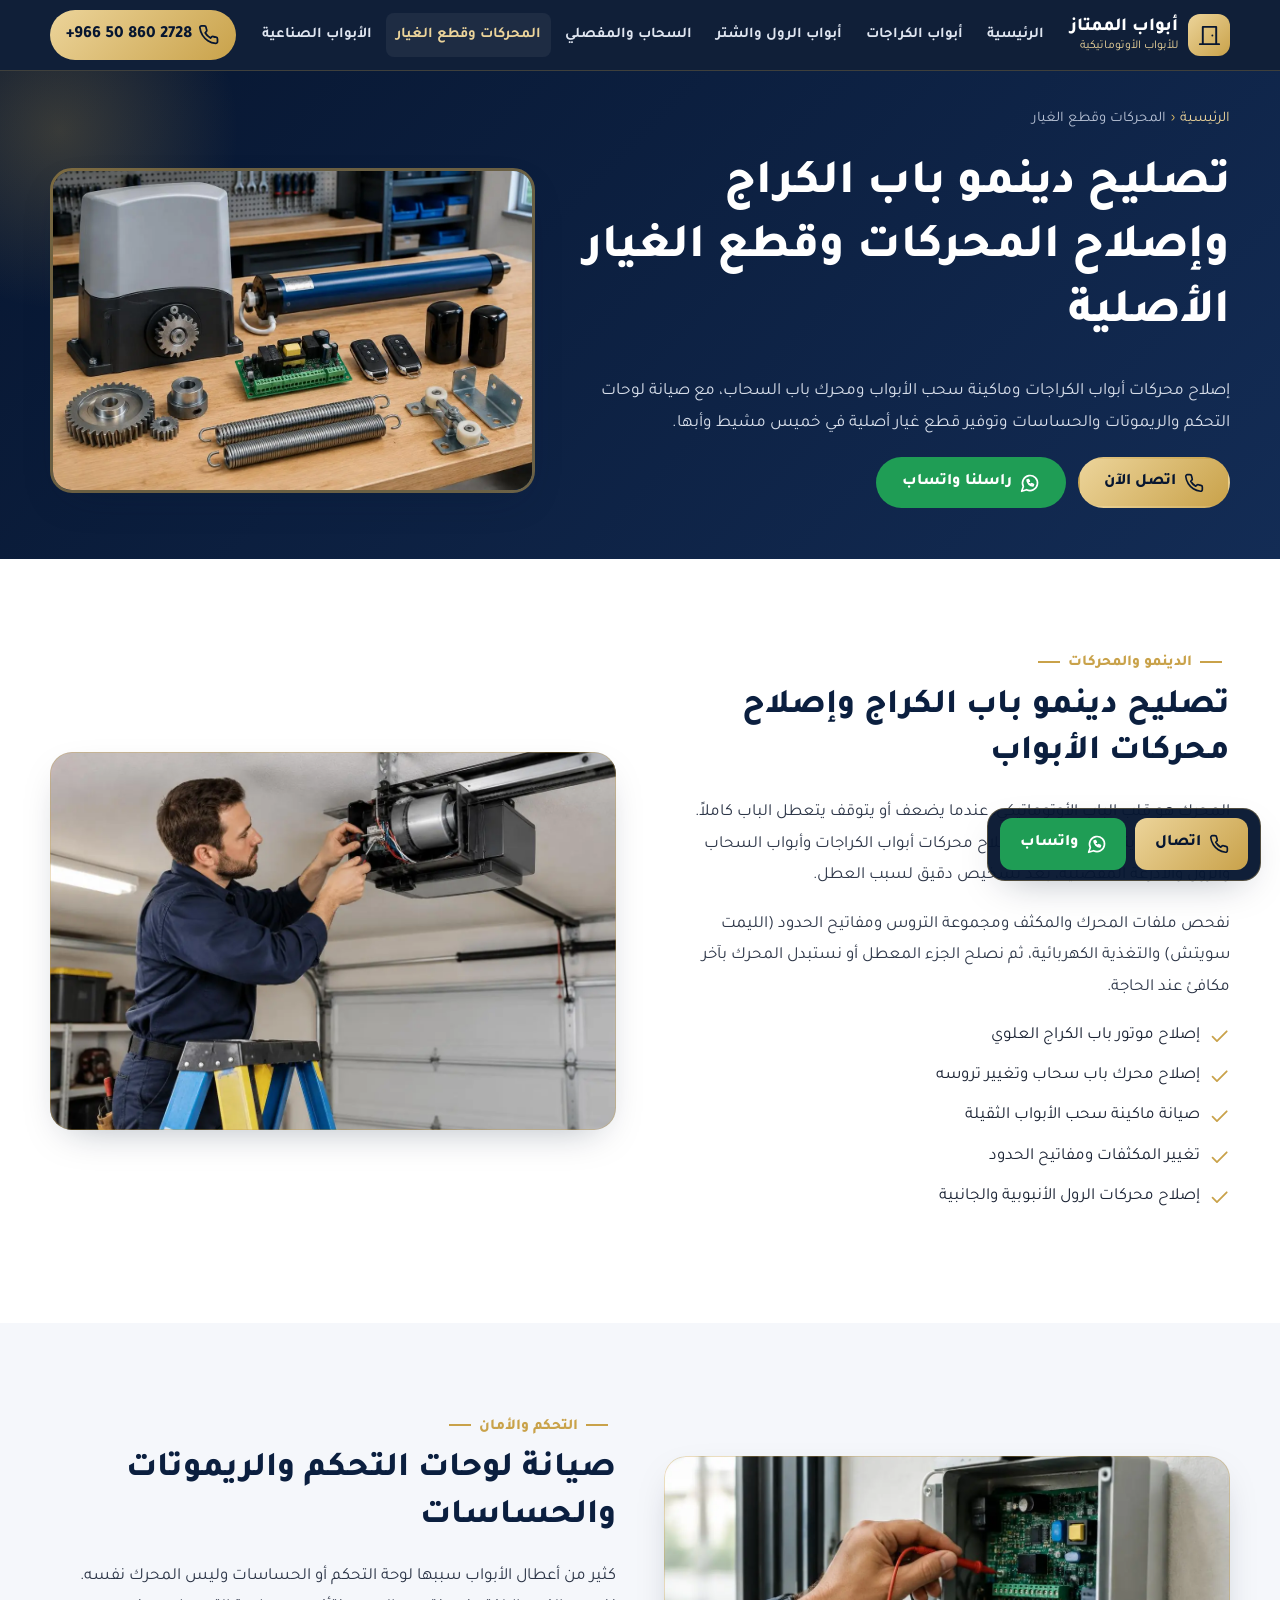
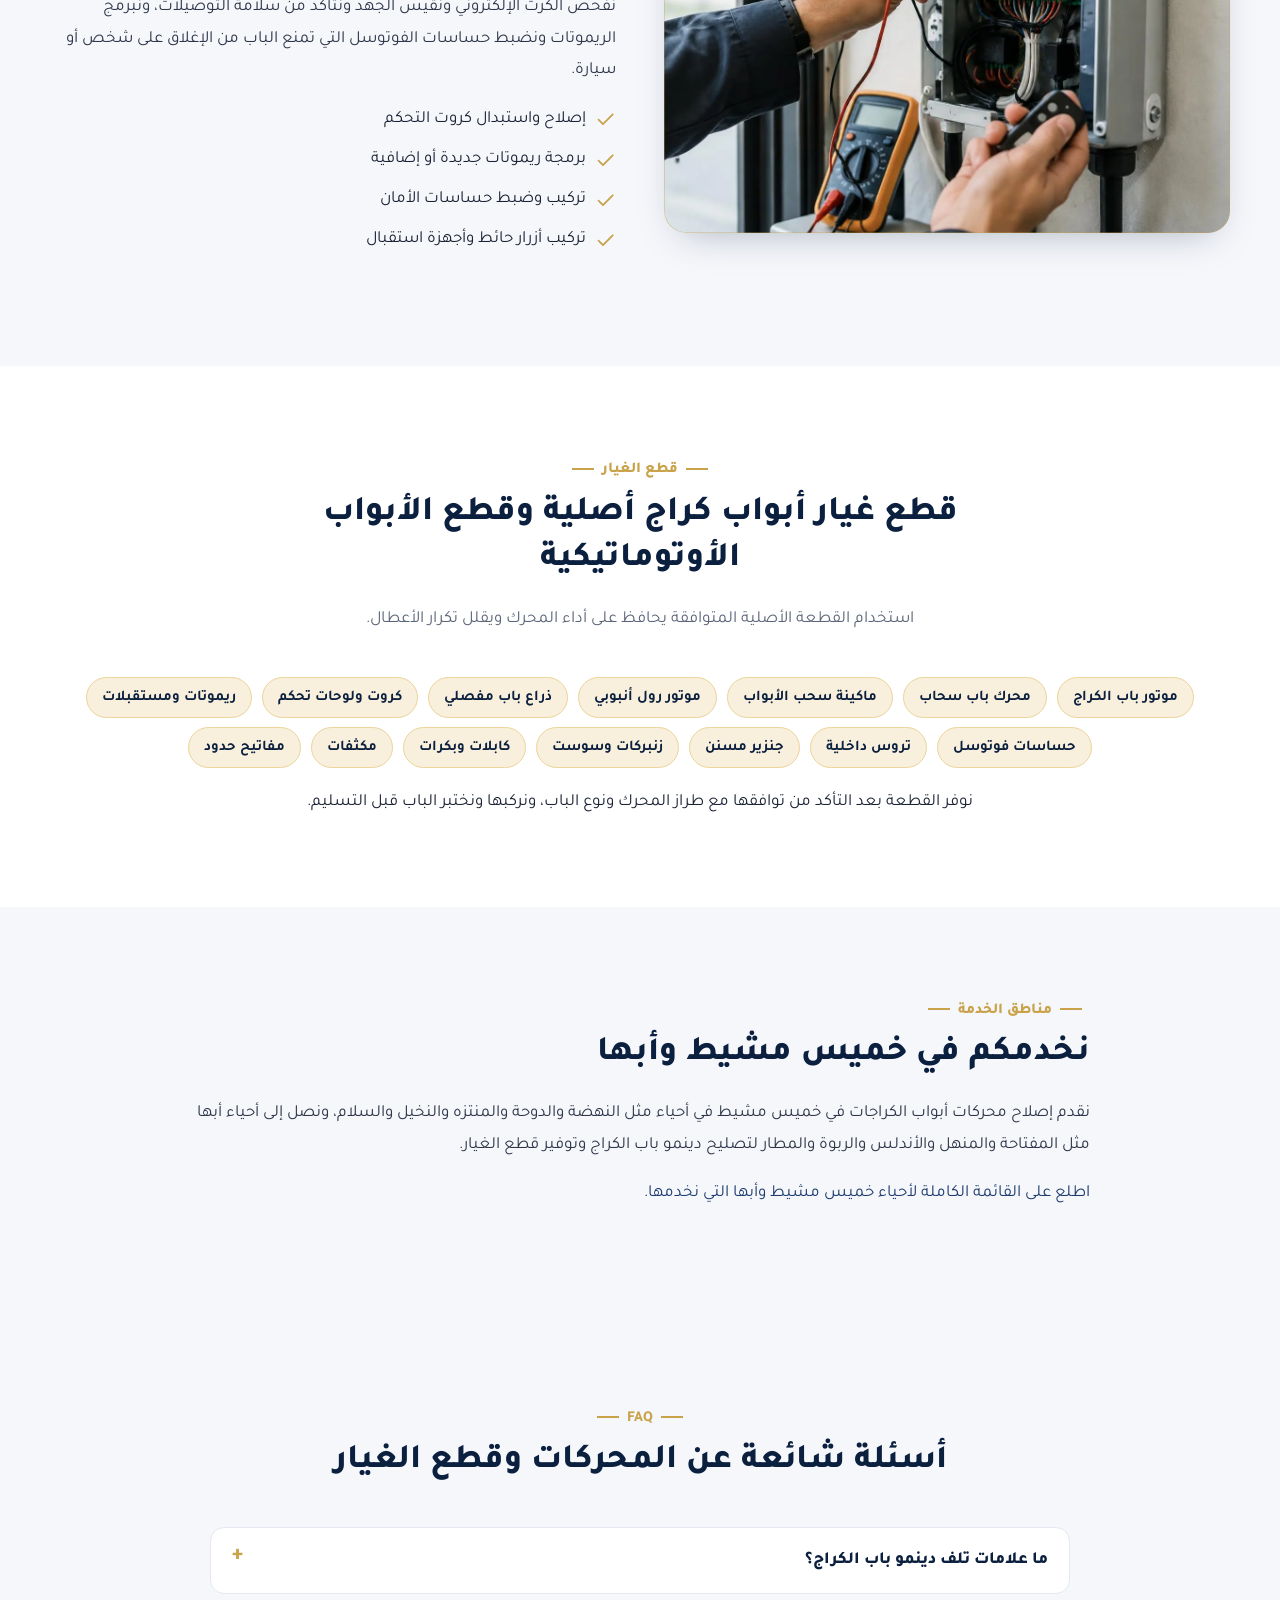
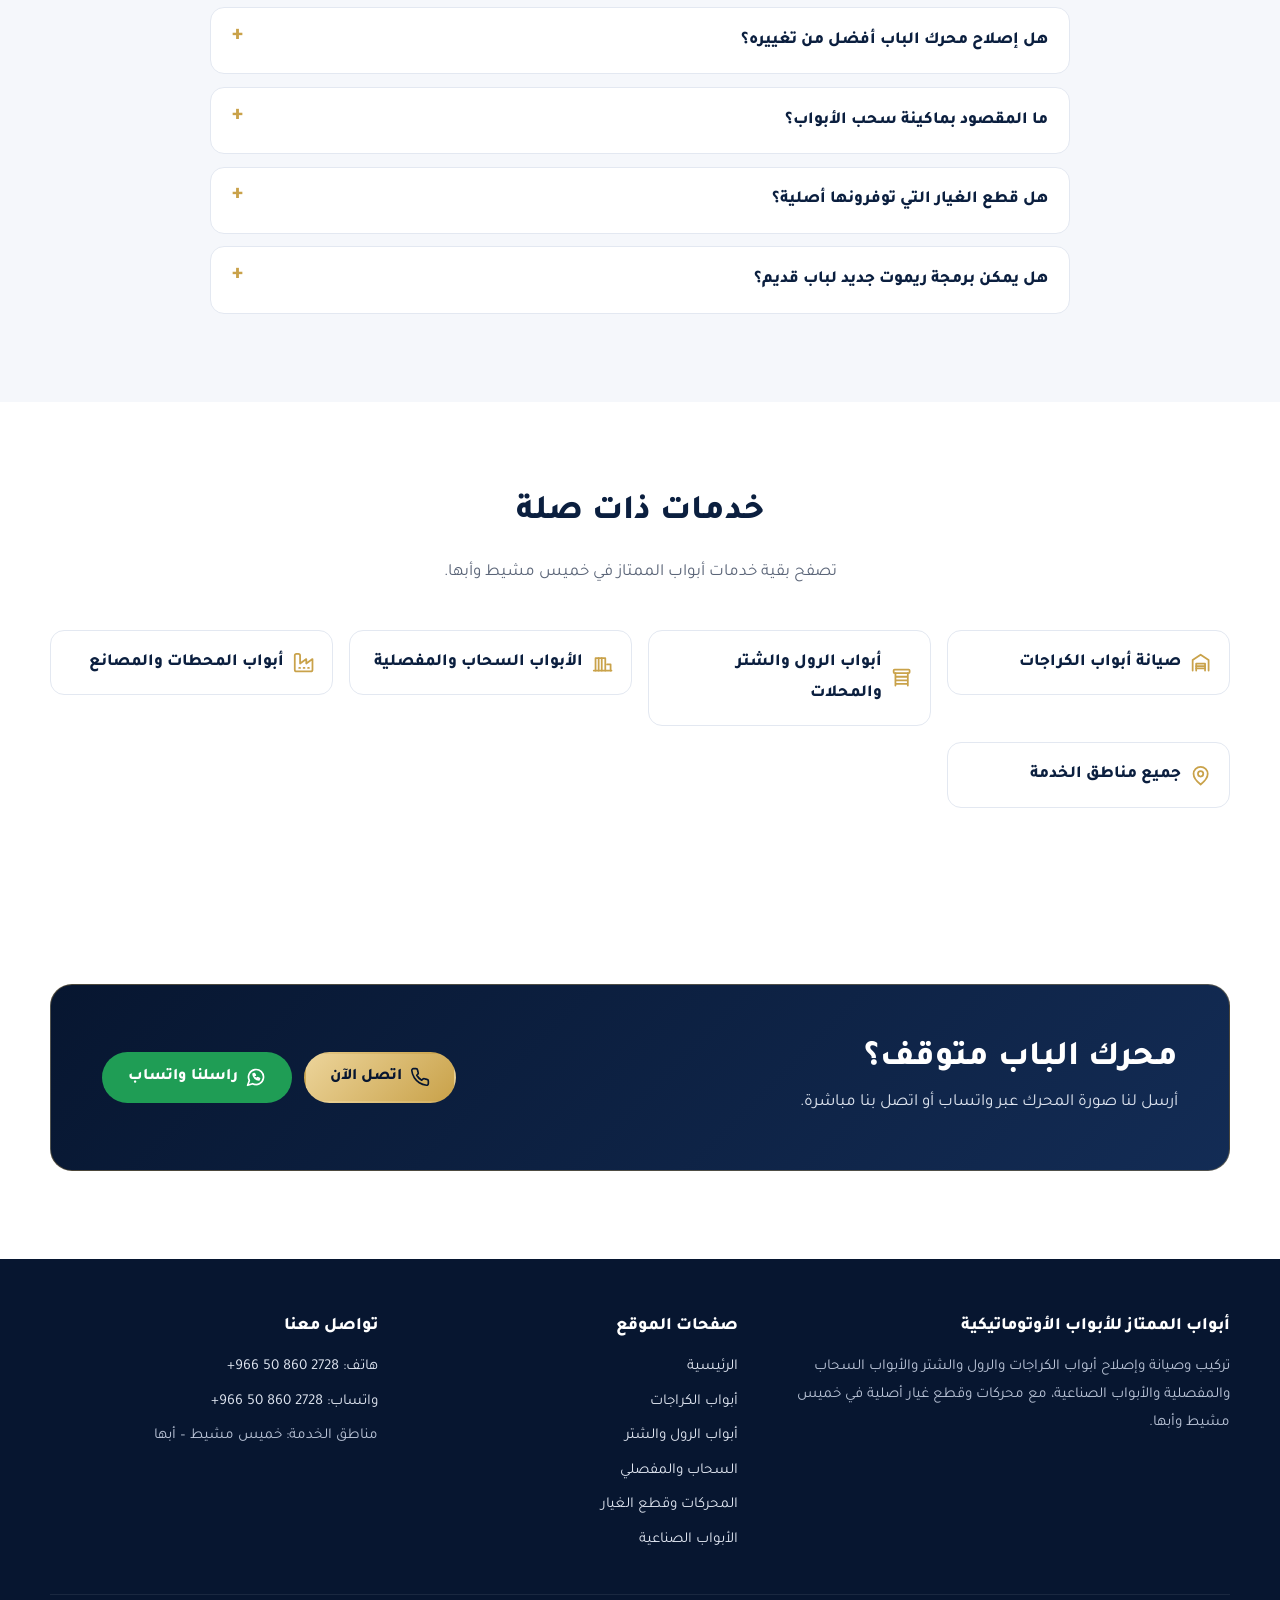
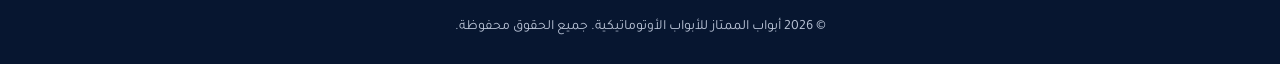
<file: motors-and-spare-parts.html>
<!doctype html>
<html lang="ar" dir="rtl">
<head>
  <!-- Google tag (gtag.js) -->
<script async src="https://www.googletagmanager.com/gtag/js?id=AW-18585163987"></script>
<script>
  window.dataLayer = window.dataLayer || [];
  function gtag(){dataLayer.push(arguments);}
  gtag('js', new Date());
  gtag('config', 'AW-18585163987');
</script>
<!-- Event snippet for انقر للاتصال conversion page
In your html page, add the snippet and call gtag_report_conversion when someone clicks on the chosen link or button. -->
<script>
function gtag_report_conversion(url) {
  var callback = function () {
    if (typeof(url) != 'undefined') {
      window.location = url;
    }
  };
  gtag('event', 'conversion', {
      'send_to': 'AW-18585163987/CA3zCPzS1rsdENOxjJ5F',
      'value': 1.0,
      'currency': 'EGP',
      'event_callback': callback
  });
  return false;
}
</script>
<meta charset="utf-8">
<meta name="viewport" content="width=device-width, initial-scale=1">
<title>تصليح دينمو باب الكراج وقطع غيار أصلية خميس مشيط وأبها</title>
<meta name="description" content="تصليح دينمو باب الكراج وإصلاح محركات أبواب الكراجات وماكينة سحب الأبواب ومحرك باب سحاب، مع ريموتات وحساسات وقطع غيار أصلية. اتصل 0508602728.">
<link rel="canonical" href="https://abo-abdo.site/motors-and-spare-parts.html">
<meta name="robots" content="index, follow, max-image-preview:large">
<meta name="theme-color" content="#071630">
<meta property="og:type" content="website">
<meta property="og:locale" content="ar_SA">
<meta property="og:site_name" content="أبواب الممتاز للأبواب الأوتوماتيكية">
<meta property="og:title" content="تصليح دينمو باب الكراج وقطع غيار أصلية خميس مشيط وأبها">
<meta property="og:description" content="تصليح دينمو باب الكراج وإصلاح محركات أبواب الكراجات وماكينة سحب الأبواب ومحرك باب سحاب، مع ريموتات وحساسات وقطع غيار أصلية. اتصل 0508602728.">
<meta property="og:url" content="https://abo-abdo.site/motors-and-spare-parts.html">
<meta property="og:image" content="https://abo-abdo.site/assets/images/6.webp">
<meta property="og:image:width" content="1200">
<meta property="og:image:height" content="800">
<meta property="og:image:alt" content="قطع غيار أبواب أوتوماتيكية: محرك باب سحاب وموتور رول أنبوبي ولوحة تحكم وريموتات وحساسات وزنبركات">
<meta name="twitter:card" content="summary_large_image">
<meta name="twitter:title" content="تصليح دينمو باب الكراج وقطع غيار أصلية خميس مشيط وأبها">
<meta name="twitter:description" content="تصليح دينمو باب الكراج وإصلاح محركات أبواب الكراجات وماكينة سحب الأبواب ومحرك باب سحاب، مع ريموتات وحساسات وقطع غيار أصلية. اتصل 0508602728.">
<meta name="twitter:image" content="https://abo-abdo.site/assets/images/6.webp">
<link rel="icon" href="favicon.svg" type="image/svg+xml">
<link rel="preload" href="assets/fonts/tajawal-arabic-400.woff2" as="font" type="font/woff2" crossorigin>
<link rel="preload" href="assets/fonts/tajawal-arabic-800.woff2" as="font" type="font/woff2" crossorigin>
<link rel="preload" as="image" href="assets/images/6.webp" fetchpriority="high">
<link rel="stylesheet" href="assets/css/style.css">
<!-- Google Tag Manager: ضع معرف الحاوية (مثل GTM-XXXXXXX) في GTM_ID لتفعيله -->
<script>window.dataLayer=window.dataLayer||[];(function(w,d,i){if(!i)return;w.dataLayer.push({'gtm.start':Date.now(),event:'gtm.js'});var j=d.createElement('script');j.async=true;j.src='https://www.googletagmanager.com/gtm.js?id='+i;d.head.appendChild(j);})(window,document,'');</script>
<script type="application/ld+json">{"@context":"https://schema.org","@graph":[{"@type":"HomeAndConstructionBusiness","@id":"https://abo-abdo.site/#business","name":"أبواب الممتاز للأبواب الأوتوماتيكية","url":"https://abo-abdo.site/","telephone":"+966508602728","image":"https://abo-abdo.site/assets/images/1.webp","logo":"https://abo-abdo.site/favicon.svg","address":{"@type":"PostalAddress","addressLocality":"خميس مشيط","addressRegion":"منطقة عسير","addressCountry":"SA"},"areaServed":[{"@type":"City","name":"خميس مشيط"},{"@type":"City","name":"أبها"}],"contactPoint":{"@type":"ContactPoint","telephone":"+966508602728","contactType":"customer service","areaServed":"SA","availableLanguage":["ar"]}},{"@type":"WebPage","@id":"https://abo-abdo.site/motors-and-spare-parts.html#webpage","url":"https://abo-abdo.site/motors-and-spare-parts.html","name":"تصليح دينمو باب الكراج وقطع غيار أصلية خميس مشيط وأبها","description":"تصليح دينمو باب الكراج وإصلاح محركات أبواب الكراجات وماكينة سحب الأبواب ومحرك باب سحاب، مع ريموتات وحساسات وقطع غيار أصلية. اتصل 0508602728.","inLanguage":"ar-SA","isPartOf":{"@id":"https://abo-abdo.site/#website"},"about":{"@id":"https://abo-abdo.site/#business"},"primaryImageOfPage":"https://abo-abdo.site/assets/images/6.webp","breadcrumb":{"@id":"https://abo-abdo.site/motors-and-spare-parts.html#breadcrumb"}},{"@type":"BreadcrumbList","@id":"https://abo-abdo.site/motors-and-spare-parts.html#breadcrumb","itemListElement":[{"@type":"ListItem","position":1,"name":"الرئيسية","item":"https://abo-abdo.site/"},{"@type":"ListItem","position":2,"name":"المحركات وقطع الغيار","item":"https://abo-abdo.site/motors-and-spare-parts.html"}]},{"@type":"FAQPage","@id":"https://abo-abdo.site/motors-and-spare-parts.html#faq","mainEntity":[{"@type":"Question","name":"ما علامات تلف دينمو باب الكراج؟","acceptedAnswer":{"@type":"Answer","text":"من العلامات: صوت طنين دون حركة، أو حركة ضعيفة متقطعة، أو سخونة زائدة، أو توقف الباب بعد مسافة قصيرة. كثير من هذه الأعطال يرتبط بالمكثف أو التروس أو لوحة التحكم ويمكن إصلاحه."}},{"@type":"Question","name":"هل إصلاح محرك الباب أفضل من تغييره؟","acceptedAnswer":{"@type":"Answer","text":"يعتمد ذلك على نوع العطل وعمر المحرك وتوفر قطعه. بعد الفحص نوضح لك الخيارين حتى تقرر ما يناسبك."}},{"@type":"Question","name":"ما المقصود بماكينة سحب الأبواب؟","acceptedAnswer":{"@type":"Answer","text":"هي المحرك المسؤول عن سحب الباب وتحريكه، سواء كان محرك باب سحاب جانبي أو موتور باب الكراج العلوي، وتضم المحرك والتروس ولوحة التحكم."}},{"@type":"Question","name":"هل قطع الغيار التي توفرونها أصلية؟","acceptedAnswer":{"@type":"Answer","text":"نعم، نوفر قطع غيار أبواب كراج أصلية وقطعاً للأبواب السحاب والرول والمفصلية، ونتأكد من توافقها مع طراز المحرك قبل التركيب."}},{"@type":"Question","name":"هل يمكن برمجة ريموت جديد لباب قديم؟","acceptedAnswer":{"@type":"Answer","text":"في أغلب الحالات نعم إذا كان المستقبل يعمل على تردد متوافق، وإن لم يكن كذلك يمكن تركيب مستقبل جديد يعمل مع ريموتات حديثة."}}]},{"@type":"Service","@id":"https://abo-abdo.site/motors-and-spare-parts.html#service","name":"إصلاح الدينمو والمحركات وتوفير قطع الغيار","serviceType":"إصلاح محركات الأبواب الكهربائية","description":"تصليح دينمو باب الكراج وإصلاح محركات الأبواب الأوتوماتيكية وصيانة لوحات التحكم وتوفير قطع الغيار الأصلية.","url":"https://abo-abdo.site/motors-and-spare-parts.html","provider":{"@id":"https://abo-abdo.site/#business"},"areaServed":[{"@type":"City","name":"خميس مشيط"},{"@type":"City","name":"أبها"}],"hasOfferCatalog":{"@type":"OfferCatalog","name":"إصلاح الدينمو والمحركات وتوفير قطع الغيار","itemListElement":[{"@type":"Offer","itemOffered":{"@type":"Service","name":"تصليح دينمو باب الكراج"}},{"@type":"Offer","itemOffered":{"@type":"Service","name":"إصلاح محركات أبواب الكراجات"}},{"@type":"Offer","itemOffered":{"@type":"Service","name":"إصلاح ماكينة سحب الأبواب"}},{"@type":"Offer","itemOffered":{"@type":"Service","name":"صيانة لوحات التحكم والريموتات والحساسات"}},{"@type":"Offer","itemOffered":{"@type":"Service","name":"قطع غيار أبواب كراج أصلية"}}]}}]}</script>
</head>
<body>
<svg width="0" height="0" style="position:absolute" aria-hidden="true"><symbol id="i-phone" viewBox="0 0 24 24"><path d="M22 16.92v3a2 2 0 0 1-2.18 2 19.79 19.79 0 0 1-8.63-3.07 19.5 19.5 0 0 1-6-6 19.79 19.79 0 0 1-3.07-8.67A2 2 0 0 1 4.11 2h3a2 2 0 0 1 2 1.72c.13.96.36 1.9.7 2.81a2 2 0 0 1-.45 2.11L8.09 9.91a16 16 0 0 0 6 6l1.27-1.27a2 2 0 0 1 2.11-.45c.91.34 1.85.57 2.81.7A2 2 0 0 1 22 16.92z"/></symbol><symbol id="i-wa" viewBox="0 0 24 24"><path d="M7.9 20A9 9 0 1 0 4 16.1L2 22Z"/><path d="M9 10c.5 2 2 3.5 4 4l1.2-1.2 2 1-.7 1.7c-3.5 0-7-3.5-7-7l1.7-.7 1 2Z"/></symbol><symbol id="i-garage" viewBox="0 0 24 24"><path d="M3 21V9l9-6 9 6v12"/><path d="M7 21v-8h10v8"/><path d="M7 16h10"/><path d="M7 18.5h10"/></symbol><symbol id="i-roller" viewBox="0 0 24 24"><rect x="3" y="3" width="18" height="4" rx="1"/><path d="M5 7v14M19 7v14M5 11h14M5 15h14M5 19h14"/></symbol><symbol id="i-gate" viewBox="0 0 24 24"><path d="M2 21h20"/><path d="M4 21V7h11v14"/><path d="M7.5 7v14M11 7v14"/><path d="M17 14h4v7"/></symbol><symbol id="i-arm" viewBox="0 0 24 24"><path d="M4 21V4"/><circle cx="4" cy="8" r="2"/><path d="M6 8h7l7 3"/><path d="M14 21V11"/></symbol><symbol id="i-gear" viewBox="0 0 24 24"><circle cx="12" cy="12" r="3"/><path d="M12 2v3M12 19v3M4.9 4.9l2.1 2.1M17 17l2.1 2.1M2 12h3M19 12h3M4.9 19.1 7 17M17 7l2.1-2.1"/></symbol><symbol id="i-cpu" viewBox="0 0 24 24"><rect x="4" y="4" width="16" height="16" rx="2"/><rect x="9" y="9" width="6" height="6"/><path d="M9 1v3M15 1v3M9 20v3M15 20v3M20 9h3M20 14h3M1 9h3M1 14h3"/></symbol><symbol id="i-factory" viewBox="0 0 24 24"><path d="M2 20a2 2 0 0 0 2 2h16a2 2 0 0 0 2-2V8l-7 5V8l-7 5V4a2 2 0 0 0-2-2H4a2 2 0 0 0-2 2Z"/><path d="M17 18h1M12 18h1M7 18h1"/></symbol><symbol id="i-shop" viewBox="0 0 24 24"><path d="M3 9h18l-1.5-5h-15Z"/><path d="M4 9v12h16V9"/><path d="M8 21v-7h8v7"/></symbol><symbol id="i-wrench" viewBox="0 0 24 24"><path d="M14.7 6.3a1 1 0 0 0 0 1.4l1.6 1.6a1 1 0 0 0 1.4 0l3.77-3.77a6 6 0 0 1-7.94 7.94l-6.91 6.91a2.12 2.12 0 0 1-3-3l6.91-6.91a6 6 0 0 1 7.94-7.94l-3.76 3.76z"/></symbol><symbol id="i-shield" viewBox="0 0 24 24"><path d="M12 22s8-4 8-10V5l-8-3-8 3v7c0 6 8 10 8 10"/><path d="m9 12 2 2 4-4"/></symbol><symbol id="i-pin" viewBox="0 0 24 24"><path d="M20 10c0 6-8 12-8 12s-8-6-8-12a8 8 0 0 1 16 0Z"/><circle cx="12" cy="10" r="3"/></symbol><symbol id="i-check" viewBox="0 0 24 24"><path d="M20 6 9 17l-5-5"/></symbol><symbol id="i-bolt" viewBox="0 0 24 24"><path d="M13 2 3 14h9l-1 8 10-12h-9l1-8z"/></symbol><symbol id="i-box" viewBox="0 0 24 24"><path d="M21 8a2 2 0 0 0-1-1.73l-7-4a2 2 0 0 0-2 0l-7 4A2 2 0 0 0 3 8v8a2 2 0 0 0 1 1.73l7 4a2 2 0 0 0 2 0l7-4A2 2 0 0 0 21 16Z"/><path d="m3.3 7 8.7 5 8.7-5"/><path d="M12 22V12"/></symbol><symbol id="i-remote" viewBox="0 0 24 24"><rect x="7" y="2" width="10" height="20" rx="3"/><circle cx="12" cy="8" r="2"/><path d="M10 14h.01M14 14h.01M10 17h.01M14 17h.01"/></symbol><symbol id="i-menu" viewBox="0 0 24 24"><path d="M4 6h16M4 12h16M4 18h16"/></symbol><symbol id="i-door" viewBox="0 0 24 24"><path d="M5 21V3h14v18"/><path d="M2 21h20"/><path d="M15 12h.01"/></symbol></svg>
<a class="skip" href="#main">تخطَّ إلى المحتوى</a>
<header class="site-header">
  <div class="container nav-wrap">
    <a class="brand" href="./" aria-label="أبواب الممتاز للأبواب الأوتوماتيكية - الصفحة الرئيسية">
      <span class="brand-mark"><svg class="ico" aria-hidden="true"><use href="#i-door"/></svg></span>
      <span>أبواب الممتاز<small>للأبواب الأوتوماتيكية</small></span>
    </a>
    <button class="nav-toggle" type="button" aria-expanded="false" aria-controls="main-nav" aria-label="فتح القائمة"><svg class="ico" aria-hidden="true"><use href="#i-menu"/></svg></button>
    <nav class="main-nav" id="main-nav" aria-label="القائمة الرئيسية"><ul><li><a href="./">الرئيسية</a></li><li><a href="garage-doors.html">أبواب الكراجات</a></li><li><a href="roller-doors.html">أبواب الرول والشتر</a></li><li><a href="automatic-gates.html">السحاب والمفصلي</a></li><li><a href="motors-and-spare-parts.html" aria-current="page">المحركات وقطع الغيار</a></li><li><a href="industrial-doors.html">الأبواب الصناعية</a></li></ul></nav>
    <a class="nav-call" href="tel:+966508602728" onclick="return gtag_report_conversion('tel:+966508602728');" onclick="return gtag_report_conversion('tel:+966508602728');" onclick="return gtag_report_conversion('tel:+966508602728');" onclick="return gtag_report_conversion('tel:+966508602728');" onclick="return gtag_report_conversion('tel:+966508602728');" onclick="return gtag_report_conversion('tel:+966508602728');" onclick="return gtag_report_conversion('tel:+966508602728');" onclick="return gtag_report_conversion('tel:+966508602728');" onclick="return gtag_report_conversion('tel:+966508602728');" onclick="return gtag_report_conversion('tel:+966508602728');" onclick="return gtag_report_conversion('tel:+966508602728');" onclick="return gtag_report_conversion('tel:+966508602728');" onclick="return gtag_report_conversion('tel:+966508602728');" onclick="return gtag_report_conversion('tel:+966508602728');" data-loc="header"><svg class="ico" aria-hidden="true"><use href="#i-phone"/></svg><span class="ltr" dir="ltr">+966 50 860 2728</span></a>
  </div>
</header>
<main id="main">
<section class="page-hero">
  <div class="container">
    <nav class="breadcrumbs" aria-label="مسار التنقل"><ol>
<li><a href="./">الرئيسية</a></li><li aria-current="page">المحركات وقطع الغيار</li></ol></nav>
    <div class="page-hero-grid">
      <div>
        <h1>تصليح دينمو باب الكراج وإصلاح المحركات وقطع الغيار الأصلية</h1>
        <p class="lead">إصلاح محركات أبواب الكراجات وماكينة سحب الأبواب ومحرك باب السحاب، مع صيانة لوحات التحكم والريموتات والحساسات وتوفير قطع غيار أصلية في خميس مشيط وأبها.</p>
        <div class="btn-row">
  <a class="btn btn-gold" href="tel:+966508602728" onclick="return gtag_report_conversion('tel:+966508602728');" onclick="return gtag_report_conversion('tel:+966508602728');" onclick="return gtag_report_conversion('tel:+966508602728');" onclick="return gtag_report_conversion('tel:+966508602728');" onclick="return gtag_report_conversion('tel:+966508602728');" onclick="return gtag_report_conversion('tel:+966508602728');" onclick="return gtag_report_conversion('tel:+966508602728');" onclick="return gtag_report_conversion('tel:+966508602728');" onclick="return gtag_report_conversion('tel:+966508602728');" onclick="return gtag_report_conversion('tel:+966508602728');" onclick="return gtag_report_conversion('tel:+966508602728');" onclick="return gtag_report_conversion('tel:+966508602728');" onclick="return gtag_report_conversion('tel:+966508602728');" data-loc="page_hero"><svg class="ico" aria-hidden="true"><use href="#i-phone"/></svg> اتصل الآن</a>
  <a class="btn btn-wa" href="https://wa.me/966508602728" target="_blank" rel="noopener" data-loc="page_hero"><svg class="ico" aria-hidden="true"><use href="#i-wa"/></svg> راسلنا واتساب</a>
</div>
      </div>
      <figure><img src="assets/images/6.webp" alt="قطع غيار أبواب أوتوماتيكية: محرك باب سحاب وموتور رول أنبوبي ولوحة تحكم وريموتات وحساسات وزنبركات" width="1200" height="800" fetchpriority="high" decoding="async"></figure>
    </div>
  </div>
</section>
<section class="section">
  <div class="container split">
    <div class="prose"><span class="kicker">الدينمو والمحركات</span><h2>تصليح دينمو باب الكراج وإصلاح محركات الأبواب</h2><p>المحرك هو قلب الباب الأوتوماتيكي. عندما يضعف أو يتوقف يتعطل الباب كاملاً. نقدم تصليح دينمو باب الكراج وإصلاح محركات أبواب الكراجات وأبواب السحاب والرول والأذرعة المفصلية، بعد تشخيص دقيق لسبب العطل.</p>
  <p>نفحص ملفات المحرك والمكثف ومجموعة التروس ومفاتيح الحدود (الليمت سويتش) والتغذية الكهربائية، ثم نصلح الجزء المعطل أو نستبدل المحرك بآخر مكافئ عند الحاجة.</p><ul class="checks"><li><svg class="ico" aria-hidden="true"><use href="#i-check"/></svg><span>إصلاح موتور باب الكراج العلوي</span></li><li><svg class="ico" aria-hidden="true"><use href="#i-check"/></svg><span>إصلاح محرك باب سحاب وتغيير تروسه</span></li><li><svg class="ico" aria-hidden="true"><use href="#i-check"/></svg><span>صيانة ماكينة سحب الأبواب الثقيلة</span></li><li><svg class="ico" aria-hidden="true"><use href="#i-check"/></svg><span>تغيير المكثفات ومفاتيح الحدود</span></li><li><svg class="ico" aria-hidden="true"><use href="#i-check"/></svg><span>إصلاح محركات الرول الأنبوبية والجانبية</span></li></ul></div>
    <figure><img src="assets/images/2.webp" alt="فني يصلح محرك فتح باب كراج كهربائي مثبت في سقف الكراج" width="1200" height="800" loading="lazy" decoding="async"></figure>
  </div>
</section>
<section class="section section-alt">
  <div class="container split reverse">
    <div class="prose"><span class="kicker">التحكم والأمان</span><h2>صيانة لوحات التحكم والريموتات والحساسات</h2><p>كثير من أعطال الأبواب سببها لوحة التحكم أو الحساسات وليس المحرك نفسه. نفحص الكرت الإلكتروني ونقيس الجهد ونتأكد من سلامة التوصيلات، ونبرمج الريموتات ونضبط حساسات الفوتوسل التي تمنع الباب من الإغلاق على شخص أو سيارة.</p><ul class="checks"><li><svg class="ico" aria-hidden="true"><use href="#i-check"/></svg><span>إصلاح واستبدال كروت التحكم</span></li><li><svg class="ico" aria-hidden="true"><use href="#i-check"/></svg><span>برمجة ريموتات جديدة أو إضافية</span></li><li><svg class="ico" aria-hidden="true"><use href="#i-check"/></svg><span>تركيب وضبط حساسات الأمان</span></li><li><svg class="ico" aria-hidden="true"><use href="#i-check"/></svg><span>تركيب أزرار حائط وأجهزة استقبال</span></li></ul></div>
    <figure><img src="assets/images/8.webp" alt="فني يفحص لوحة تحكم باب أوتوماتيكي بجهاز قياس مع ريموت التحكم" width="1200" height="800" loading="lazy" decoding="async"></figure>
  </div>
</section>
<section class="section"><div class="container">
<div class="section-head"><span class="kicker">قطع الغيار</span><h2>قطع غيار أبواب كراج أصلية وقطع الأبواب الأوتوماتيكية</h2><p>استخدام القطعة الأصلية المتوافقة يحافظ على أداء المحرك ويقلل تكرار الأعطال.</p></div><ul class="parts" style="justify-content:center">
<li>موتور باب الكراج</li><li>محرك باب سحاب</li><li>ماكينة سحب الأبواب</li><li>موتور رول أنبوبي</li><li>ذراع باب مفصلي</li><li>كروت ولوحات تحكم</li><li>ريموتات ومستقبلات</li><li>حساسات فوتوسل</li><li>تروس داخلية</li><li>جنزير مسنن</li><li>زنبركات وسوست</li><li>كابلات وبكرات</li><li>مكثفات</li><li>مفاتيح حدود</li></ul>
<p style="text-align:center;max-width:760px;margin:1rem auto 0">نوفر القطعة بعد التأكد من توافقها مع طراز المحرك ونوع الباب، ونركبها ونختبر الباب قبل التسليم.</p></div></section>
<section class="section section-alt"><div class="container prose" style="max-width:900px">
<span class="kicker">مناطق الخدمة</span><h2>نخدمكم في خميس مشيط وأبها</h2><p>نقدم إصلاح محركات أبواب الكراجات في خميس مشيط في أحياء مثل النهضة والدوحة والمنتزه والنخيل والسلام، ونصل إلى أحياء أبها مثل المفتاحة والمنهل والأندلس والربوة والمطار لتصليح دينمو باب الكراج وتوفير قطع الغيار.</p>
<p><a href="./#areas">اطلع على القائمة الكاملة لأحياء خميس مشيط وأبها التي نخدمها</a>.</p></div></section>
<section class="section section-alt" aria-labelledby="faq-title">
  <div class="container">
    <div class="section-head"><span class="kicker">FAQ</span><h2 id="faq-title">أسئلة شائعة عن المحركات وقطع الغيار</h2></div>
    <div class="faq"><details><summary>ما علامات تلف دينمو باب الكراج؟</summary><p>من العلامات: صوت طنين دون حركة، أو حركة ضعيفة متقطعة، أو سخونة زائدة، أو توقف الباب بعد مسافة قصيرة. كثير من هذه الأعطال يرتبط بالمكثف أو التروس أو لوحة التحكم ويمكن إصلاحه.</p></details><details><summary>هل إصلاح محرك الباب أفضل من تغييره؟</summary><p>يعتمد ذلك على نوع العطل وعمر المحرك وتوفر قطعه. بعد الفحص نوضح لك الخيارين حتى تقرر ما يناسبك.</p></details><details><summary>ما المقصود بماكينة سحب الأبواب؟</summary><p>هي المحرك المسؤول عن سحب الباب وتحريكه، سواء كان محرك باب سحاب جانبي أو موتور باب الكراج العلوي، وتضم المحرك والتروس ولوحة التحكم.</p></details><details><summary>هل قطع الغيار التي توفرونها أصلية؟</summary><p>نعم، نوفر قطع غيار أبواب كراج أصلية وقطعاً للأبواب السحاب والرول والمفصلية، ونتأكد من توافقها مع طراز المحرك قبل التركيب.</p></details><details><summary>هل يمكن برمجة ريموت جديد لباب قديم؟</summary><p>في أغلب الحالات نعم إذا كان المستقبل يعمل على تردد متوافق، وإن لم يكن كذلك يمكن تركيب مستقبل جديد يعمل مع ريموتات حديثة.</p></details></div>
  </div>
</section>
<section class="section" aria-labelledby="rel-title"><div class="container">
<div class="section-head"><h2 id="rel-title">خدمات ذات صلة</h2><p>تصفح بقية خدمات أبواب الممتاز في خميس مشيط وأبها.</p></div>
<ul class="related"><li><a href="garage-doors.html"><svg class="ico" aria-hidden="true"><use href="#i-garage"/></svg>صيانة أبواب الكراجات</a></li><li><a href="roller-doors.html"><svg class="ico" aria-hidden="true"><use href="#i-roller"/></svg>أبواب الرول والشتر والمحلات</a></li><li><a href="automatic-gates.html"><svg class="ico" aria-hidden="true"><use href="#i-gate"/></svg>الأبواب السحاب والمفصلية</a></li><li><a href="industrial-doors.html"><svg class="ico" aria-hidden="true"><use href="#i-factory"/></svg>أبواب المحطات والمصانع</a></li><li><a href="./#areas"><svg class="ico" aria-hidden="true"><use href="#i-pin"/></svg>جميع مناطق الخدمة</a></li></ul></div></section>
<section class="section" aria-labelledby="cta-motors_cta">
  <div class="container"><div class="cta">
    <div><h2 id="cta-motors_cta">محرك الباب متوقف؟</h2><p>أرسل لنا صورة المحرك عبر واتساب أو اتصل بنا مباشرة.</p></div>
    <div class="btn-row">
  <a class="btn btn-gold" href="tel:+966508602728" onclick="return gtag_report_conversion('tel:+966508602728');" onclick="return gtag_report_conversion('tel:+966508602728');" onclick="return gtag_report_conversion('tel:+966508602728');" onclick="return gtag_report_conversion('tel:+966508602728');" onclick="return gtag_report_conversion('tel:+966508602728');" onclick="return gtag_report_conversion('tel:+966508602728');" onclick="return gtag_report_conversion('tel:+966508602728');" onclick="return gtag_report_conversion('tel:+966508602728');" onclick="return gtag_report_conversion('tel:+966508602728');" onclick="return gtag_report_conversion('tel:+966508602728');" onclick="return gtag_report_conversion('tel:+966508602728');" onclick="return gtag_report_conversion('tel:+966508602728');" onclick="return gtag_report_conversion('tel:+966508602728');" data-loc="motors_cta"><svg class="ico" aria-hidden="true"><use href="#i-phone"/></svg> اتصل الآن</a>
  <a class="btn btn-wa" href="https://wa.me/966508602728" target="_blank" rel="noopener" data-loc="motors_cta"><svg class="ico" aria-hidden="true"><use href="#i-wa"/></svg> راسلنا واتساب</a>
</div>
  </div></div>
</section>
</main>
<footer class="site-footer">
  <div class="container footer-grid">
    <div>
      <h2>أبواب الممتاز للأبواب الأوتوماتيكية</h2>
      <p>تركيب وصيانة وإصلاح أبواب الكراجات والرول والشتر والأبواب السحاب والمفصلية والأبواب الصناعية، مع محركات وقطع غيار أصلية في خميس مشيط وأبها.</p>
    </div>
    <div>
      <h2>صفحات الموقع</h2>
      <ul><li><a href="./">الرئيسية</a></li><li><a href="garage-doors.html">أبواب الكراجات</a></li><li><a href="roller-doors.html">أبواب الرول والشتر</a></li><li><a href="automatic-gates.html">السحاب والمفصلي</a></li><li><a href="motors-and-spare-parts.html">المحركات وقطع الغيار</a></li><li><a href="industrial-doors.html">الأبواب الصناعية</a></li></ul>
    </div>
    <div>
      <h2>تواصل معنا</h2>
      <ul>
        <li><a href="tel:+966508602728" onclick="return gtag_report_conversion('tel:+966508602728');" onclick="return gtag_report_conversion('tel:+966508602728');" onclick="return gtag_report_conversion('tel:+966508602728');" onclick="return gtag_report_conversion('tel:+966508602728');" onclick="return gtag_report_conversion('tel:+966508602728');" onclick="return gtag_report_conversion('tel:+966508602728');" onclick="return gtag_report_conversion('tel:+966508602728');" onclick="return gtag_report_conversion('tel:+966508602728');" onclick="return gtag_report_conversion('tel:+966508602728');" onclick="return gtag_report_conversion('tel:+966508602728');" onclick="return gtag_report_conversion('tel:+966508602728');" onclick="return gtag_report_conversion('tel:+966508602728');" data-loc="footer">هاتف: <span class="ltr" dir="ltr">+966 50 860 2728</span></a></li>
        <li><a href="https://wa.me/966508602728" target="_blank" rel="noopener" data-loc="footer">واتساب: <span class="ltr" dir="ltr">+966 50 860 2728</span></a></li>
        <li>مناطق الخدمة: خميس مشيط – أبها</li>
      </ul>
    </div>
  </div>
  <div class="container footer-bottom">© <span id="year">2026</span> أبواب الممتاز للأبواب الأوتوماتيكية. جميع الحقوق محفوظة.</div>
</footer>
<div class="float-bar" role="region" aria-label="تواصل سريع">
  <a class="fb-call" href="tel:+966508602728" onclick="return gtag_report_conversion('tel:+966508602728');" onclick="return gtag_report_conversion('tel:+966508602728');" onclick="return gtag_report_conversion('tel:+966508602728');" onclick="return gtag_report_conversion('tel:+966508602728');" onclick="return gtag_report_conversion('tel:+966508602728');" onclick="return gtag_report_conversion('tel:+966508602728');" onclick="return gtag_report_conversion('tel:+966508602728');" onclick="return gtag_report_conversion('tel:+966508602728');" onclick="return gtag_report_conversion('tel:+966508602728');" onclick="return gtag_report_conversion('tel:+966508602728');" onclick="return gtag_report_conversion('tel:+966508602728');" onclick="return gtag_report_conversion('tel:+966508602728');" data-loc="floating_bar"><svg class="ico" aria-hidden="true"><use href="#i-phone"/></svg> اتصال</a>
  <a class="fb-wa" href="https://wa.me/966508602728" target="_blank" rel="noopener" data-loc="floating_bar"><svg class="ico" aria-hidden="true"><use href="#i-wa"/></svg> واتساب</a>
</div>

<script src="assets/js/main.js" defer></script>
</body>
</html>
</file>
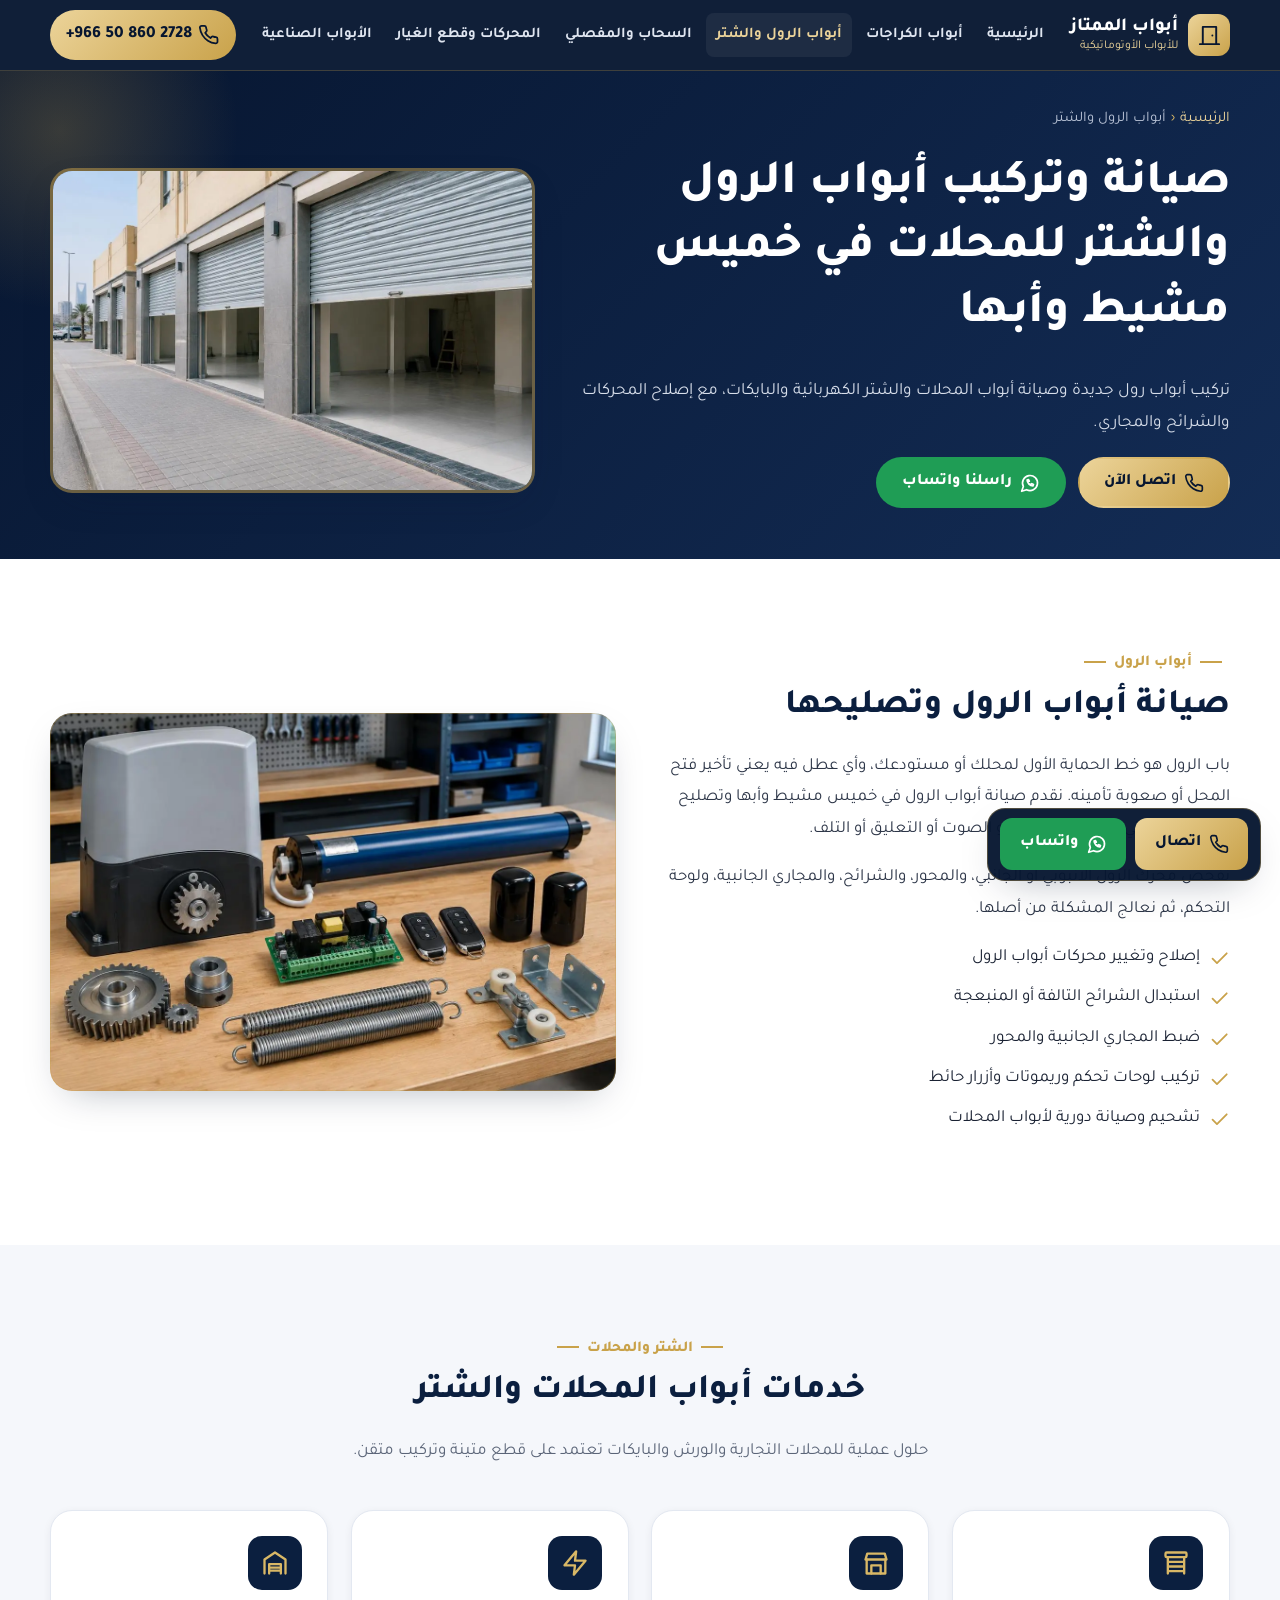
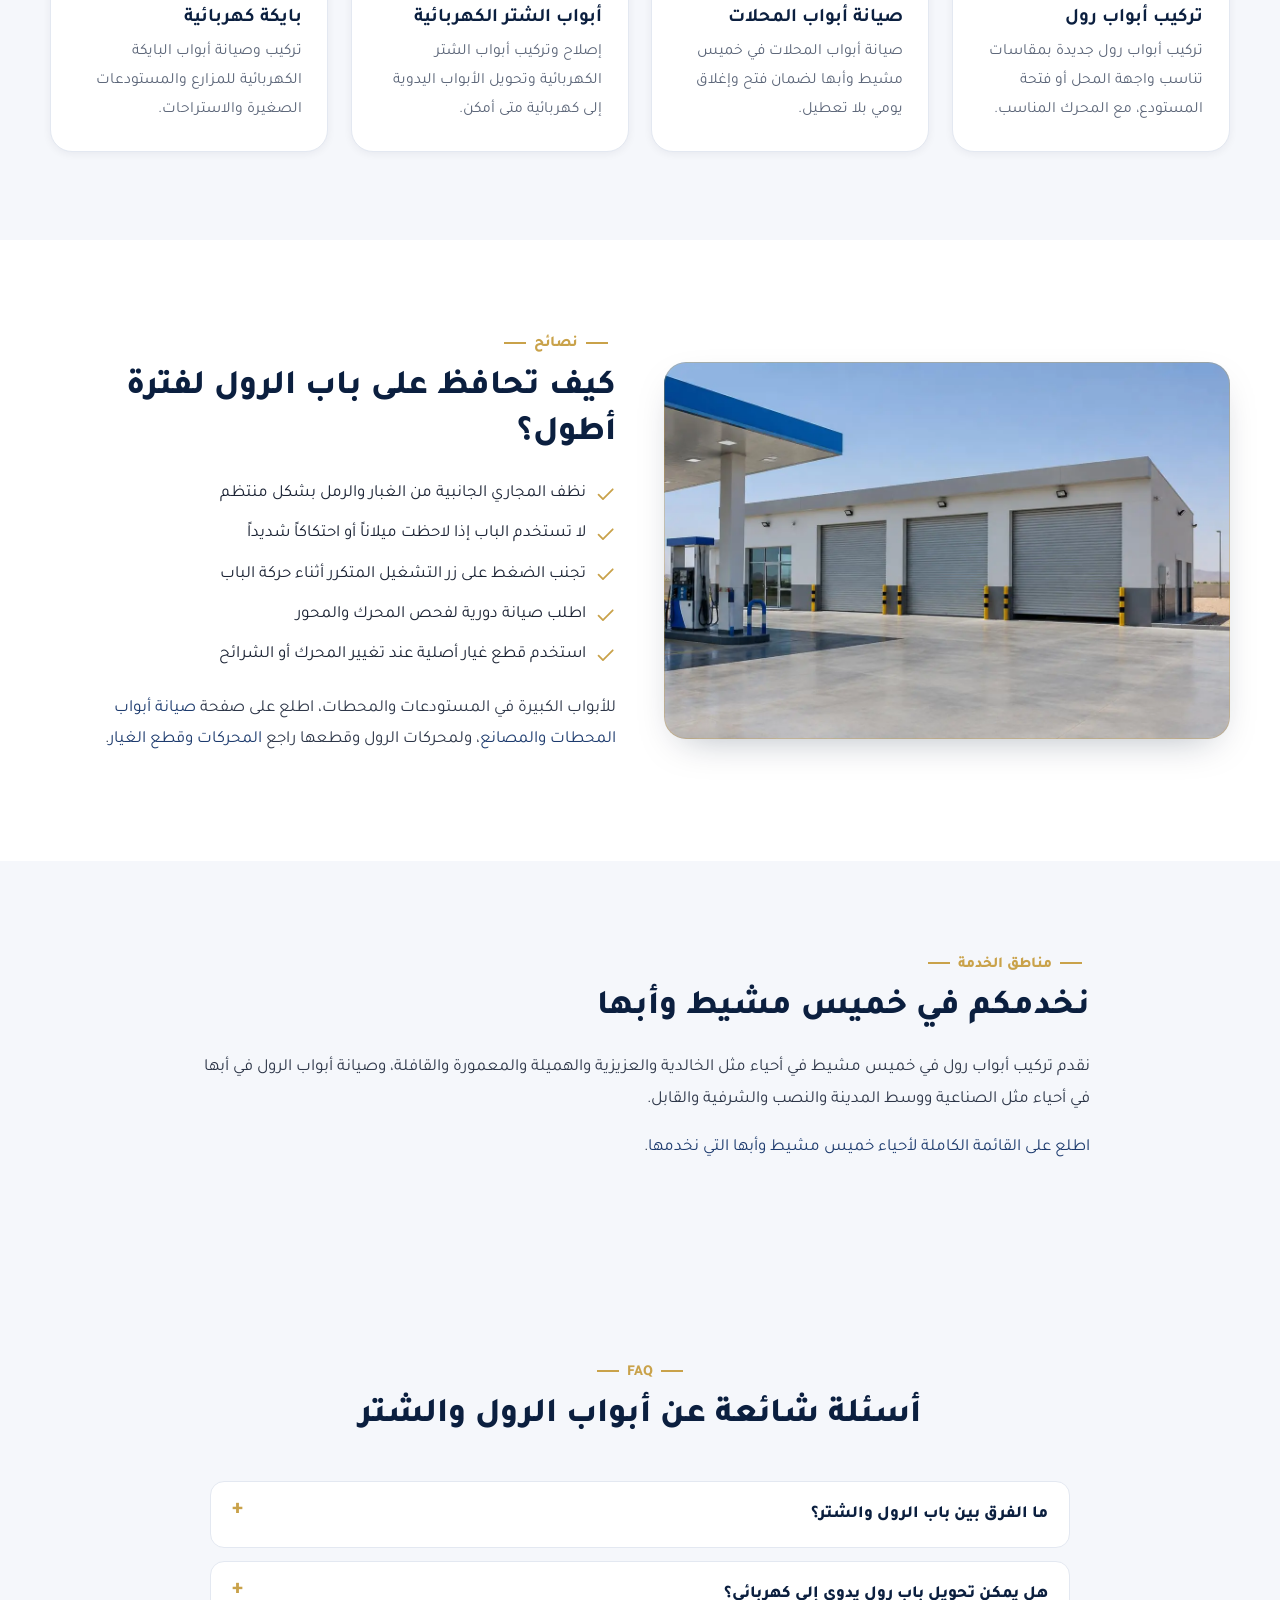
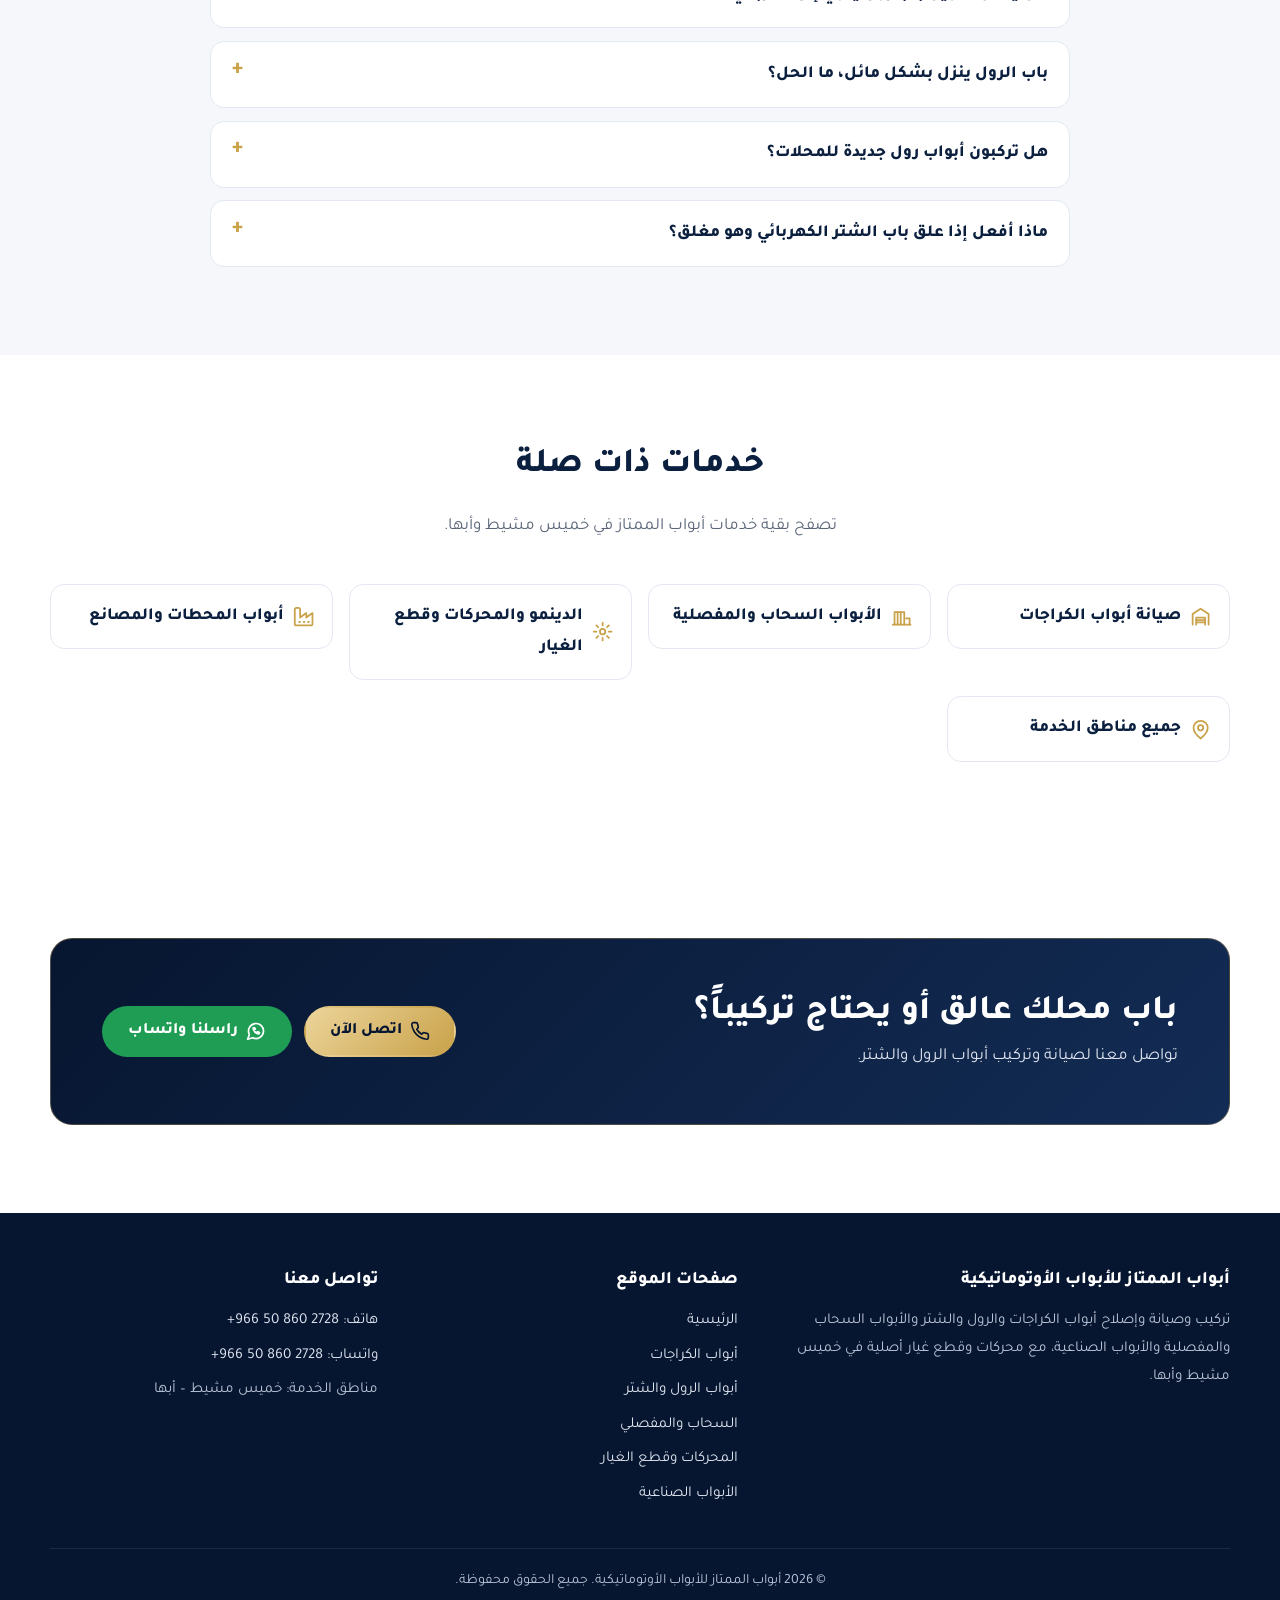
<file: roller-doors.html>
<!doctype html>
<html lang="ar" dir="rtl">
<head>
  <!-- Google tag (gtag.js) -->
<script async src="https://www.googletagmanager.com/gtag/js?id=AW-18585163987"></script>
<script>
  window.dataLayer = window.dataLayer || [];
  function gtag(){dataLayer.push(arguments);}
  gtag('js', new Date());
  gtag('config', 'AW-18585163987');
</script>
<!-- Event snippet for انقر للاتصال conversion page
In your html page, add the snippet and call gtag_report_conversion when someone clicks on the chosen link or button. -->
<script>
function gtag_report_conversion(url) {
  var callback = function () {
    if (typeof(url) != 'undefined') {
      window.location = url;
    }
  };
  gtag('event', 'conversion', {
      'send_to': 'AW-18585163987/CA3zCPzS1rsdENOxjJ5F',
      'value': 1.0,
      'currency': 'EGP',
      'event_callback': callback
  });
  return false;
}
</script>
<meta charset="utf-8">
<meta name="viewport" content="width=device-width, initial-scale=1">
<title>صيانة وتركيب أبواب الرول خميس مشيط وأبها | أبواب الشتر والمحلات</title>
<meta name="description" content="تركيب أبواب رول وصيانة أبواب الرول والمحلات في خميس مشيط وأبها، إصلاح أبواب الشتر الكهربائية والبايكة الكهربائية بقطع أصلية. اتصل 0508602728.">
<link rel="canonical" href="https://abo-abdo.site/roller-doors.html">
<meta name="robots" content="index, follow, max-image-preview:large">
<meta name="theme-color" content="#071630">
<meta property="og:type" content="website">
<meta property="og:locale" content="ar_SA">
<meta property="og:site_name" content="أبواب الممتاز للأبواب الأوتوماتيكية">
<meta property="og:title" content="صيانة وتركيب أبواب الرول خميس مشيط وأبها | أبواب الشتر والمحلات">
<meta property="og:description" content="تركيب أبواب رول وصيانة أبواب الرول والمحلات في خميس مشيط وأبها، إصلاح أبواب الشتر الكهربائية والبايكة الكهربائية بقطع أصلية. اتصل 0508602728.">
<meta property="og:url" content="https://abo-abdo.site/roller-doors.html">
<meta property="og:image" content="https://abo-abdo.site/assets/images/3.webp">
<meta property="og:image:width" content="1200">
<meta property="og:image:height" content="800">
<meta property="og:image:alt" content="محلات تجارية بأبواب رول معدنية مجلفنة مرفوعة جزئياً">
<meta name="twitter:card" content="summary_large_image">
<meta name="twitter:title" content="صيانة وتركيب أبواب الرول خميس مشيط وأبها | أبواب الشتر والمحلات">
<meta name="twitter:description" content="تركيب أبواب رول وصيانة أبواب الرول والمحلات في خميس مشيط وأبها، إصلاح أبواب الشتر الكهربائية والبايكة الكهربائية بقطع أصلية. اتصل 0508602728.">
<meta name="twitter:image" content="https://abo-abdo.site/assets/images/3.webp">
<link rel="icon" href="favicon.svg" type="image/svg+xml">
<link rel="preload" href="assets/fonts/tajawal-arabic-400.woff2" as="font" type="font/woff2" crossorigin>
<link rel="preload" href="assets/fonts/tajawal-arabic-800.woff2" as="font" type="font/woff2" crossorigin>
<link rel="preload" as="image" href="assets/images/3.webp" fetchpriority="high">
<link rel="stylesheet" href="assets/css/style.css">
<!-- Google Tag Manager: ضع معرف الحاوية (مثل GTM-XXXXXXX) في GTM_ID لتفعيله -->
<script>window.dataLayer=window.dataLayer||[];(function(w,d,i){if(!i)return;w.dataLayer.push({'gtm.start':Date.now(),event:'gtm.js'});var j=d.createElement('script');j.async=true;j.src='https://www.googletagmanager.com/gtm.js?id='+i;d.head.appendChild(j);})(window,document,'');</script>
<script type="application/ld+json">{"@context":"https://schema.org","@graph":[{"@type":"HomeAndConstructionBusiness","@id":"https://abo-abdo.site/#business","name":"أبواب الممتاز للأبواب الأوتوماتيكية","url":"https://abo-abdo.site/","telephone":"+966508602728","image":"https://abo-abdo.site/assets/images/1.webp","logo":"https://abo-abdo.site/favicon.svg","address":{"@type":"PostalAddress","addressLocality":"خميس مشيط","addressRegion":"منطقة عسير","addressCountry":"SA"},"areaServed":[{"@type":"City","name":"خميس مشيط"},{"@type":"City","name":"أبها"}],"contactPoint":{"@type":"ContactPoint","telephone":"+966508602728","contactType":"customer service","areaServed":"SA","availableLanguage":["ar"]}},{"@type":"WebPage","@id":"https://abo-abdo.site/roller-doors.html#webpage","url":"https://abo-abdo.site/roller-doors.html","name":"صيانة وتركيب أبواب الرول خميس مشيط وأبها | أبواب الشتر والمحلات","description":"تركيب أبواب رول وصيانة أبواب الرول والمحلات في خميس مشيط وأبها، إصلاح أبواب الشتر الكهربائية والبايكة الكهربائية بقطع أصلية. اتصل 0508602728.","inLanguage":"ar-SA","isPartOf":{"@id":"https://abo-abdo.site/#website"},"about":{"@id":"https://abo-abdo.site/#business"},"primaryImageOfPage":"https://abo-abdo.site/assets/images/3.webp","breadcrumb":{"@id":"https://abo-abdo.site/roller-doors.html#breadcrumb"}},{"@type":"BreadcrumbList","@id":"https://abo-abdo.site/roller-doors.html#breadcrumb","itemListElement":[{"@type":"ListItem","position":1,"name":"الرئيسية","item":"https://abo-abdo.site/"},{"@type":"ListItem","position":2,"name":"أبواب الرول والشتر","item":"https://abo-abdo.site/roller-doors.html"}]},{"@type":"FAQPage","@id":"https://abo-abdo.site/roller-doors.html#faq","mainEntity":[{"@type":"Question","name":"ما الفرق بين باب الرول والشتر؟","acceptedAnswer":{"@type":"Answer","text":"يُستخدم المصطلحان غالباً للدلالة على الباب نفسه: باب من شرائح معدنية يلتف حول محور أعلى الفتحة. وقد يُقصد بالشتر أحياناً الأبواب الخاصة بواجهات المحلات، بينما تُستخدم أبواب الرول الأكبر في المستودعات والبايكات."}},{"@type":"Question","name":"هل يمكن تحويل باب رول يدوي إلى كهربائي؟","acceptedAnswer":{"@type":"Answer","text":"في كثير من الحالات نعم، بتركيب محرك مناسب لعرض الباب ووزنه مع لوحة تحكم وريموت، ونحدد ذلك بعد فحص الباب والمحور."}},{"@type":"Question","name":"باب الرول ينزل بشكل مائل، ما الحل؟","acceptedAnswer":{"@type":"Answer","text":"عادة يكون السبب تآكل الشرائح أو خروجها من المجاري أو ضبط غير صحيح لحدود المحرك. نعيد ضبط الشرائح والمجاري والحدود أو نستبدل الشرائح التالفة."}},{"@type":"Question","name":"هل تركبون أبواب رول جديدة للمحلات؟","acceptedAnswer":{"@type":"Answer","text":"نعم، نقدم تركيب أبواب رول في خميس مشيط وأبها للمحلات والمستودعات والبايكات، مع المحرك ولوحة التحكم."}},{"@type":"Question","name":"ماذا أفعل إذا علق باب الشتر الكهربائي وهو مغلق؟","acceptedAnswer":{"@type":"Answer","text":"لا تحاول رفعه بالقوة حتى لا تتلف الشرائح أو المحرك. تأكد من وصول الكهرباء ثم تواصل معنا لفحص المحرك ونظام الفك اليدوي."}}]},{"@type":"Service","@id":"https://abo-abdo.site/roller-doors.html#service","name":"تركيب وصيانة أبواب الرول والشتر والمحلات","serviceType":"صيانة أبواب الرول","description":"تركيب وصيانة وتصليح أبواب الرول والشتر الكهربائية للمحلات والبايكات في خميس مشيط وأبها.","url":"https://abo-abdo.site/roller-doors.html","provider":{"@id":"https://abo-abdo.site/#business"},"areaServed":[{"@type":"City","name":"خميس مشيط"},{"@type":"City","name":"أبها"}],"hasOfferCatalog":{"@type":"OfferCatalog","name":"تركيب وصيانة أبواب الرول والشتر والمحلات","itemListElement":[{"@type":"Offer","itemOffered":{"@type":"Service","name":"تركيب أبواب رول"}},{"@type":"Offer","itemOffered":{"@type":"Service","name":"صيانة أبواب الرول"}},{"@type":"Offer","itemOffered":{"@type":"Service","name":"تصليح أبواب الرول"}},{"@type":"Offer","itemOffered":{"@type":"Service","name":"صيانة أبواب المحلات"}},{"@type":"Offer","itemOffered":{"@type":"Service","name":"أبواب الشتر الكهربائية"}},{"@type":"Offer","itemOffered":{"@type":"Service","name":"بايكة كهربائية"}}]}}]}</script>
</head>
<body>
<svg width="0" height="0" style="position:absolute" aria-hidden="true"><symbol id="i-phone" viewBox="0 0 24 24"><path d="M22 16.92v3a2 2 0 0 1-2.18 2 19.79 19.79 0 0 1-8.63-3.07 19.5 19.5 0 0 1-6-6 19.79 19.79 0 0 1-3.07-8.67A2 2 0 0 1 4.11 2h3a2 2 0 0 1 2 1.72c.13.96.36 1.9.7 2.81a2 2 0 0 1-.45 2.11L8.09 9.91a16 16 0 0 0 6 6l1.27-1.27a2 2 0 0 1 2.11-.45c.91.34 1.85.57 2.81.7A2 2 0 0 1 22 16.92z"/></symbol><symbol id="i-wa" viewBox="0 0 24 24"><path d="M7.9 20A9 9 0 1 0 4 16.1L2 22Z"/><path d="M9 10c.5 2 2 3.5 4 4l1.2-1.2 2 1-.7 1.7c-3.5 0-7-3.5-7-7l1.7-.7 1 2Z"/></symbol><symbol id="i-garage" viewBox="0 0 24 24"><path d="M3 21V9l9-6 9 6v12"/><path d="M7 21v-8h10v8"/><path d="M7 16h10"/><path d="M7 18.5h10"/></symbol><symbol id="i-roller" viewBox="0 0 24 24"><rect x="3" y="3" width="18" height="4" rx="1"/><path d="M5 7v14M19 7v14M5 11h14M5 15h14M5 19h14"/></symbol><symbol id="i-gate" viewBox="0 0 24 24"><path d="M2 21h20"/><path d="M4 21V7h11v14"/><path d="M7.5 7v14M11 7v14"/><path d="M17 14h4v7"/></symbol><symbol id="i-arm" viewBox="0 0 24 24"><path d="M4 21V4"/><circle cx="4" cy="8" r="2"/><path d="M6 8h7l7 3"/><path d="M14 21V11"/></symbol><symbol id="i-gear" viewBox="0 0 24 24"><circle cx="12" cy="12" r="3"/><path d="M12 2v3M12 19v3M4.9 4.9l2.1 2.1M17 17l2.1 2.1M2 12h3M19 12h3M4.9 19.1 7 17M17 7l2.1-2.1"/></symbol><symbol id="i-cpu" viewBox="0 0 24 24"><rect x="4" y="4" width="16" height="16" rx="2"/><rect x="9" y="9" width="6" height="6"/><path d="M9 1v3M15 1v3M9 20v3M15 20v3M20 9h3M20 14h3M1 9h3M1 14h3"/></symbol><symbol id="i-factory" viewBox="0 0 24 24"><path d="M2 20a2 2 0 0 0 2 2h16a2 2 0 0 0 2-2V8l-7 5V8l-7 5V4a2 2 0 0 0-2-2H4a2 2 0 0 0-2 2Z"/><path d="M17 18h1M12 18h1M7 18h1"/></symbol><symbol id="i-shop" viewBox="0 0 24 24"><path d="M3 9h18l-1.5-5h-15Z"/><path d="M4 9v12h16V9"/><path d="M8 21v-7h8v7"/></symbol><symbol id="i-wrench" viewBox="0 0 24 24"><path d="M14.7 6.3a1 1 0 0 0 0 1.4l1.6 1.6a1 1 0 0 0 1.4 0l3.77-3.77a6 6 0 0 1-7.94 7.94l-6.91 6.91a2.12 2.12 0 0 1-3-3l6.91-6.91a6 6 0 0 1 7.94-7.94l-3.76 3.76z"/></symbol><symbol id="i-shield" viewBox="0 0 24 24"><path d="M12 22s8-4 8-10V5l-8-3-8 3v7c0 6 8 10 8 10"/><path d="m9 12 2 2 4-4"/></symbol><symbol id="i-pin" viewBox="0 0 24 24"><path d="M20 10c0 6-8 12-8 12s-8-6-8-12a8 8 0 0 1 16 0Z"/><circle cx="12" cy="10" r="3"/></symbol><symbol id="i-check" viewBox="0 0 24 24"><path d="M20 6 9 17l-5-5"/></symbol><symbol id="i-bolt" viewBox="0 0 24 24"><path d="M13 2 3 14h9l-1 8 10-12h-9l1-8z"/></symbol><symbol id="i-box" viewBox="0 0 24 24"><path d="M21 8a2 2 0 0 0-1-1.73l-7-4a2 2 0 0 0-2 0l-7 4A2 2 0 0 0 3 8v8a2 2 0 0 0 1 1.73l7 4a2 2 0 0 0 2 0l7-4A2 2 0 0 0 21 16Z"/><path d="m3.3 7 8.7 5 8.7-5"/><path d="M12 22V12"/></symbol><symbol id="i-remote" viewBox="0 0 24 24"><rect x="7" y="2" width="10" height="20" rx="3"/><circle cx="12" cy="8" r="2"/><path d="M10 14h.01M14 14h.01M10 17h.01M14 17h.01"/></symbol><symbol id="i-menu" viewBox="0 0 24 24"><path d="M4 6h16M4 12h16M4 18h16"/></symbol><symbol id="i-door" viewBox="0 0 24 24"><path d="M5 21V3h14v18"/><path d="M2 21h20"/><path d="M15 12h.01"/></symbol></svg>
<a class="skip" href="#main">تخطَّ إلى المحتوى</a>
<header class="site-header">
  <div class="container nav-wrap">
    <a class="brand" href="./" aria-label="أبواب الممتاز للأبواب الأوتوماتيكية - الصفحة الرئيسية">
      <span class="brand-mark"><svg class="ico" aria-hidden="true"><use href="#i-door"/></svg></span>
      <span>أبواب الممتاز<small>للأبواب الأوتوماتيكية</small></span>
    </a>
    <button class="nav-toggle" type="button" aria-expanded="false" aria-controls="main-nav" aria-label="فتح القائمة"><svg class="ico" aria-hidden="true"><use href="#i-menu"/></svg></button>
    <nav class="main-nav" id="main-nav" aria-label="القائمة الرئيسية"><ul><li><a href="./">الرئيسية</a></li><li><a href="garage-doors.html">أبواب الكراجات</a></li><li><a href="roller-doors.html" aria-current="page">أبواب الرول والشتر</a></li><li><a href="automatic-gates.html">السحاب والمفصلي</a></li><li><a href="motors-and-spare-parts.html">المحركات وقطع الغيار</a></li><li><a href="industrial-doors.html">الأبواب الصناعية</a></li></ul></nav>
    <a class="nav-call" href="tel:+966508602728" onclick="return gtag_report_conversion('tel:+966508602728');" onclick="return gtag_report_conversion('tel:+966508602728');" onclick="return gtag_report_conversion('tel:+966508602728');" onclick="return gtag_report_conversion('tel:+966508602728');" onclick="return gtag_report_conversion('tel:+966508602728');" onclick="return gtag_report_conversion('tel:+966508602728');" onclick="return gtag_report_conversion('tel:+966508602728');" onclick="return gtag_report_conversion('tel:+966508602728');" onclick="return gtag_report_conversion('tel:+966508602728');" onclick="return gtag_report_conversion('tel:+966508602728');" onclick="return gtag_report_conversion('tel:+966508602728');" onclick="return gtag_report_conversion('tel:+966508602728');" onclick="return gtag_report_conversion('tel:+966508602728');" onclick="return gtag_report_conversion('tel:+966508602728');" data-loc="header"><svg class="ico" aria-hidden="true"><use href="#i-phone"/></svg><span class="ltr" dir="ltr">+966 50 860 2728</span></a>
  </div>
</header>
<main id="main">
<section class="page-hero">
  <div class="container">
    <nav class="breadcrumbs" aria-label="مسار التنقل"><ol>
<li><a href="./">الرئيسية</a></li><li aria-current="page">أبواب الرول والشتر</li></ol></nav>
    <div class="page-hero-grid">
      <div>
        <h1>صيانة وتركيب أبواب الرول والشتر للمحلات في خميس مشيط وأبها</h1>
        <p class="lead">تركيب أبواب رول جديدة وصيانة أبواب المحلات والشتر الكهربائية والبايكات، مع إصلاح المحركات والشرائح والمجاري.</p>
        <div class="btn-row">
  <a class="btn btn-gold" href="tel:+966508602728" onclick="return gtag_report_conversion('tel:+966508602728');" onclick="return gtag_report_conversion('tel:+966508602728');" onclick="return gtag_report_conversion('tel:+966508602728');" onclick="return gtag_report_conversion('tel:+966508602728');" onclick="return gtag_report_conversion('tel:+966508602728');" onclick="return gtag_report_conversion('tel:+966508602728');" onclick="return gtag_report_conversion('tel:+966508602728');" onclick="return gtag_report_conversion('tel:+966508602728');" onclick="return gtag_report_conversion('tel:+966508602728');" onclick="return gtag_report_conversion('tel:+966508602728');" onclick="return gtag_report_conversion('tel:+966508602728');" onclick="return gtag_report_conversion('tel:+966508602728');" onclick="return gtag_report_conversion('tel:+966508602728');" onclick="return gtag_report_conversion('tel:+966508602728');" data-loc="page_hero"><svg class="ico" aria-hidden="true"><use href="#i-phone"/></svg> اتصل الآن</a>
  <a class="btn btn-wa" href="https://wa.me/966508602728" target="_blank" rel="noopener" data-loc="page_hero"><svg class="ico" aria-hidden="true"><use href="#i-wa"/></svg> راسلنا واتساب</a>
</div>
      </div>
      <figure><img src="assets/images/3.webp" alt="محلات تجارية بأبواب رول معدنية مجلفنة مرفوعة جزئياً" width="1200" height="800" fetchpriority="high" decoding="async"></figure>
    </div>
  </div>
</section>
<section class="section">
  <div class="container split">
    <div class="prose"><span class="kicker">أبواب الرول</span><h2>صيانة أبواب الرول وتصليحها</h2><p>باب الرول هو خط الحماية الأول لمحلك أو مستودعك، وأي عطل فيه يعني تأخير فتح المحل أو صعوبة تأمينه. نقدم صيانة أبواب الرول في خميس مشيط وأبها وتصليح أبواب الرول التي تعاني من البطء أو الصوت أو التعليق أو التلف.</p>
  <p>نفحص محرك الرول الأنبوبي أو الجانبي، والمحور، والشرائح، والمجاري الجانبية، ولوحة التحكم، ثم نعالج المشكلة من أصلها.</p><ul class="checks"><li><svg class="ico" aria-hidden="true"><use href="#i-check"/></svg><span>إصلاح وتغيير محركات أبواب الرول</span></li><li><svg class="ico" aria-hidden="true"><use href="#i-check"/></svg><span>استبدال الشرائح التالفة أو المنبعجة</span></li><li><svg class="ico" aria-hidden="true"><use href="#i-check"/></svg><span>ضبط المجاري الجانبية والمحور</span></li><li><svg class="ico" aria-hidden="true"><use href="#i-check"/></svg><span>تركيب لوحات تحكم وريموتات وأزرار حائط</span></li><li><svg class="ico" aria-hidden="true"><use href="#i-check"/></svg><span>تشحيم وصيانة دورية لأبواب المحلات</span></li></ul></div>
    <figure><img src="assets/images/6.webp" alt="قطع غيار أبواب أوتوماتيكية: محرك باب سحاب وموتور رول أنبوبي ولوحة تحكم وريموتات وحساسات وزنبركات" width="1200" height="800" loading="lazy" decoding="async"></figure>
  </div>
</section>
<section class="section section-alt"><div class="container">
<div class="section-head"><span class="kicker">الشتر والمحلات</span><h2>خدمات أبواب المحلات والشتر</h2><p>حلول عملية للمحلات التجارية والورش والبايكات تعتمد على قطع متينة وتركيب متقن.</p></div><div class="grid grid-3"><article class="card"><div class="card-ico"><svg class="ico" aria-hidden="true"><use href="#i-roller"/></svg></div><h3>تركيب أبواب رول</h3><p>تركيب أبواب رول جديدة بمقاسات تناسب واجهة المحل أو فتحة المستودع، مع المحرك المناسب.</p></article><article class="card"><div class="card-ico"><svg class="ico" aria-hidden="true"><use href="#i-shop"/></svg></div><h3>صيانة أبواب المحلات</h3><p>صيانة أبواب المحلات في خميس مشيط وأبها لضمان فتح وإغلاق يومي بلا تعطيل.</p></article><article class="card"><div class="card-ico"><svg class="ico" aria-hidden="true"><use href="#i-bolt"/></svg></div><h3>أبواب الشتر الكهربائية</h3><p>إصلاح وتركيب أبواب الشتر الكهربائية وتحويل الأبواب اليدوية إلى كهربائية متى أمكن.</p></article><article class="card"><div class="card-ico"><svg class="ico" aria-hidden="true"><use href="#i-garage"/></svg></div><h3>بايكة كهربائية</h3><p>تركيب وصيانة أبواب البايكة الكهربائية للمزارع والمستودعات الصغيرة والاستراحات.</p></article></div></div></section>
<section class="section">
  <div class="container split reverse">
    <div class="prose"><span class="kicker">نصائح</span><h2>كيف تحافظ على باب الرول لفترة أطول؟</h2><ul class="checks"><li><svg class="ico" aria-hidden="true"><use href="#i-check"/></svg><span>نظف المجاري الجانبية من الغبار والرمل بشكل منتظم</span></li><li><svg class="ico" aria-hidden="true"><use href="#i-check"/></svg><span>لا تستخدم الباب إذا لاحظت ميلاناً أو احتكاكاً شديداً</span></li><li><svg class="ico" aria-hidden="true"><use href="#i-check"/></svg><span>تجنب الضغط على زر التشغيل المتكرر أثناء حركة الباب</span></li><li><svg class="ico" aria-hidden="true"><use href="#i-check"/></svg><span>اطلب صيانة دورية لفحص المحرك والمحور</span></li><li><svg class="ico" aria-hidden="true"><use href="#i-check"/></svg><span>استخدم قطع غيار أصلية عند تغيير المحرك أو الشرائح</span></li></ul><p>للأبواب الكبيرة في المستودعات والمحطات، اطلع على صفحة <a href="industrial-doors.html">صيانة أبواب المحطات والمصانع</a>، ولمحركات الرول وقطعها راجع <a href="motors-and-spare-parts.html">المحركات وقطع الغيار</a>.</p></div>
    <figure><img src="assets/images/9.webp" alt="مبنى خدمات في محطة وقود بأبواب رول معدنية كبيرة" width="1200" height="800" loading="lazy" decoding="async"></figure>
  </div>
</section>
<section class="section section-alt"><div class="container prose" style="max-width:900px">
<span class="kicker">مناطق الخدمة</span><h2>نخدمكم في خميس مشيط وأبها</h2><p>نقدم تركيب أبواب رول في خميس مشيط في أحياء مثل الخالدية والعزيزية والهميلة والمعمورة والقافلة، وصيانة أبواب الرول في أبها في أحياء مثل الصناعية ووسط المدينة والنصب والشرفية والقابل.</p>
<p><a href="./#areas">اطلع على القائمة الكاملة لأحياء خميس مشيط وأبها التي نخدمها</a>.</p></div></section>
<section class="section section-alt" aria-labelledby="faq-title">
  <div class="container">
    <div class="section-head"><span class="kicker">FAQ</span><h2 id="faq-title">أسئلة شائعة عن أبواب الرول والشتر</h2></div>
    <div class="faq"><details><summary>ما الفرق بين باب الرول والشتر؟</summary><p>يُستخدم المصطلحان غالباً للدلالة على الباب نفسه: باب من شرائح معدنية يلتف حول محور أعلى الفتحة. وقد يُقصد بالشتر أحياناً الأبواب الخاصة بواجهات المحلات، بينما تُستخدم أبواب الرول الأكبر في المستودعات والبايكات.</p></details><details><summary>هل يمكن تحويل باب رول يدوي إلى كهربائي؟</summary><p>في كثير من الحالات نعم، بتركيب محرك مناسب لعرض الباب ووزنه مع لوحة تحكم وريموت، ونحدد ذلك بعد فحص الباب والمحور.</p></details><details><summary>باب الرول ينزل بشكل مائل، ما الحل؟</summary><p>عادة يكون السبب تآكل الشرائح أو خروجها من المجاري أو ضبط غير صحيح لحدود المحرك. نعيد ضبط الشرائح والمجاري والحدود أو نستبدل الشرائح التالفة.</p></details><details><summary>هل تركبون أبواب رول جديدة للمحلات؟</summary><p>نعم، نقدم تركيب أبواب رول في خميس مشيط وأبها للمحلات والمستودعات والبايكات، مع المحرك ولوحة التحكم.</p></details><details><summary>ماذا أفعل إذا علق باب الشتر الكهربائي وهو مغلق؟</summary><p>لا تحاول رفعه بالقوة حتى لا تتلف الشرائح أو المحرك. تأكد من وصول الكهرباء ثم تواصل معنا لفحص المحرك ونظام الفك اليدوي.</p></details></div>
  </div>
</section>
<section class="section" aria-labelledby="rel-title"><div class="container">
<div class="section-head"><h2 id="rel-title">خدمات ذات صلة</h2><p>تصفح بقية خدمات أبواب الممتاز في خميس مشيط وأبها.</p></div>
<ul class="related"><li><a href="garage-doors.html"><svg class="ico" aria-hidden="true"><use href="#i-garage"/></svg>صيانة أبواب الكراجات</a></li><li><a href="automatic-gates.html"><svg class="ico" aria-hidden="true"><use href="#i-gate"/></svg>الأبواب السحاب والمفصلية</a></li><li><a href="motors-and-spare-parts.html"><svg class="ico" aria-hidden="true"><use href="#i-gear"/></svg>الدينمو والمحركات وقطع الغيار</a></li><li><a href="industrial-doors.html"><svg class="ico" aria-hidden="true"><use href="#i-factory"/></svg>أبواب المحطات والمصانع</a></li><li><a href="./#areas"><svg class="ico" aria-hidden="true"><use href="#i-pin"/></svg>جميع مناطق الخدمة</a></li></ul></div></section>
<section class="section" aria-labelledby="cta-roller_cta">
  <div class="container"><div class="cta">
    <div><h2 id="cta-roller_cta">باب محلك عالق أو يحتاج تركيباً؟</h2><p>تواصل معنا لصيانة وتركيب أبواب الرول والشتر.</p></div>
    <div class="btn-row">
  <a class="btn btn-gold" href="tel:+966508602728" onclick="return gtag_report_conversion('tel:+966508602728');" onclick="return gtag_report_conversion('tel:+966508602728');" onclick="return gtag_report_conversion('tel:+966508602728');" onclick="return gtag_report_conversion('tel:+966508602728');" onclick="return gtag_report_conversion('tel:+966508602728');" onclick="return gtag_report_conversion('tel:+966508602728');" onclick="return gtag_report_conversion('tel:+966508602728');" onclick="return gtag_report_conversion('tel:+966508602728');" onclick="return gtag_report_conversion('tel:+966508602728');" onclick="return gtag_report_conversion('tel:+966508602728');" onclick="return gtag_report_conversion('tel:+966508602728');" onclick="return gtag_report_conversion('tel:+966508602728');" data-loc="roller_cta"><svg class="ico" aria-hidden="true"><use href="#i-phone"/></svg> اتصل الآن</a>
  <a class="btn btn-wa" href="https://wa.me/966508602728" target="_blank" rel="noopener" data-loc="roller_cta"><svg class="ico" aria-hidden="true"><use href="#i-wa"/></svg> راسلنا واتساب</a>
</div>
  </div></div>
</section>
</main>
<footer class="site-footer">
  <div class="container footer-grid">
    <div>
      <h2>أبواب الممتاز للأبواب الأوتوماتيكية</h2>
      <p>تركيب وصيانة وإصلاح أبواب الكراجات والرول والشتر والأبواب السحاب والمفصلية والأبواب الصناعية، مع محركات وقطع غيار أصلية في خميس مشيط وأبها.</p>
    </div>
    <div>
      <h2>صفحات الموقع</h2>
      <ul><li><a href="./">الرئيسية</a></li><li><a href="garage-doors.html">أبواب الكراجات</a></li><li><a href="roller-doors.html">أبواب الرول والشتر</a></li><li><a href="automatic-gates.html">السحاب والمفصلي</a></li><li><a href="motors-and-spare-parts.html">المحركات وقطع الغيار</a></li><li><a href="industrial-doors.html">الأبواب الصناعية</a></li></ul>
    </div>
    <div>
      <h2>تواصل معنا</h2>
      <ul>
        <li><a href="tel:+966508602728" onclick="return gtag_report_conversion('tel:+966508602728');" onclick="return gtag_report_conversion('tel:+966508602728');" onclick="return gtag_report_conversion('tel:+966508602728');" onclick="return gtag_report_conversion('tel:+966508602728');" onclick="return gtag_report_conversion('tel:+966508602728');" onclick="return gtag_report_conversion('tel:+966508602728');" onclick="return gtag_report_conversion('tel:+966508602728');" onclick="return gtag_report_conversion('tel:+966508602728');" onclick="return gtag_report_conversion('tel:+966508602728');" onclick="return gtag_report_conversion('tel:+966508602728');" onclick="return gtag_report_conversion('tel:+966508602728');" onclick="return gtag_report_conversion('tel:+966508602728');" data-loc="footer">هاتف: <span class="ltr" dir="ltr">+966 50 860 2728</span></a></li>
        <li><a href="https://wa.me/966508602728" target="_blank" rel="noopener" data-loc="footer">واتساب: <span class="ltr" dir="ltr">+966 50 860 2728</span></a></li>
        <li>مناطق الخدمة: خميس مشيط – أبها</li>
      </ul>
    </div>
  </div>
  <div class="container footer-bottom">© <span id="year">2026</span> أبواب الممتاز للأبواب الأوتوماتيكية. جميع الحقوق محفوظة.</div>
</footer>
<div class="float-bar" role="region" aria-label="تواصل سريع">
  <a class="fb-call" href="tel:+966508602728" onclick="return gtag_report_conversion('tel:+966508602728');" onclick="return gtag_report_conversion('tel:+966508602728');" onclick="return gtag_report_conversion('tel:+966508602728');" onclick="return gtag_report_conversion('tel:+966508602728');" onclick="return gtag_report_conversion('tel:+966508602728');" onclick="return gtag_report_conversion('tel:+966508602728');" onclick="return gtag_report_conversion('tel:+966508602728');" onclick="return gtag_report_conversion('tel:+966508602728');" onclick="return gtag_report_conversion('tel:+966508602728');" onclick="return gtag_report_conversion('tel:+966508602728');" onclick="return gtag_report_conversion('tel:+966508602728');" onclick="return gtag_report_conversion('tel:+966508602728');" data-loc="floating_bar"><svg class="ico" aria-hidden="true"><use href="#i-phone"/></svg> اتصال</a>
  <a class="fb-wa" href="https://wa.me/966508602728" target="_blank" rel="noopener" data-loc="floating_bar"><svg class="ico" aria-hidden="true"><use href="#i-wa"/></svg> واتساب</a>
</div>

<script src="assets/js/main.js" defer></script>
</body>
</html>
</file>
<file: assets/css/style.css>
@font-face{font-family:Tajawal;font-style:normal;font-weight:400;font-display:swap;src:url(../fonts/tajawal-arabic-400.woff2) format("woff2");unicode-range:U+0600-06FF,U+0750-077F,U+0870-088E,U+0890-0891,U+0897-08E1,U+08E3-08FF,U+200C-200E,U+2010-2011,U+204F,U+2E41,U+FB50-FDFF,U+FE70-FE74,U+FE76-FEFC}
@font-face{font-family:Tajawal;font-style:normal;font-weight:700;font-display:swap;src:url(../fonts/tajawal-arabic-700.woff2) format("woff2");unicode-range:U+0600-06FF,U+0750-077F,U+0870-088E,U+0890-0891,U+0897-08E1,U+08E3-08FF,U+200C-200E,U+2010-2011,U+204F,U+2E41,U+FB50-FDFF,U+FE70-FE74,U+FE76-FEFC}
@font-face{font-family:Tajawal;font-style:normal;font-weight:800;font-display:swap;src:url(../fonts/tajawal-arabic-800.woff2) format("woff2");unicode-range:U+0600-06FF,U+0750-077F,U+0870-088E,U+0890-0891,U+0897-08E1,U+08E3-08FF,U+200C-200E,U+2010-2011,U+204F,U+2E41,U+FB50-FDFF,U+FE70-FE74,U+FE76-FEFC}
@font-face{font-family:Tajawal;font-style:normal;font-weight:400;font-display:swap;src:url(../fonts/tajawal-latin-400.woff2) format("woff2");unicode-range:U+0000-00FF,U+2000-206F,U+20AC,U+2122}
@font-face{font-family:Tajawal;font-style:normal;font-weight:700;font-display:swap;src:url(../fonts/tajawal-latin-700.woff2) format("woff2");unicode-range:U+0000-00FF,U+2000-206F,U+20AC,U+2122}
@font-face{font-family:Tajawal;font-style:normal;font-weight:800;font-display:swap;src:url(../fonts/tajawal-latin-800.woff2) format("woff2");unicode-range:U+0000-00FF,U+2000-206F,U+20AC,U+2122}

:root{
  --navy-900:#071630;--navy-800:#0b1f3f;--navy-700:#132c55;--navy-600:#1d3b6e;
  --gold-500:#c9a24a;--gold-400:#d9b866;--gold-300:#ecd49a;--gold-100:#f8f0dc;
  --white:#fff;--bg:#f5f7fb;--line:#e3e8f1;--text:#1a2233;--muted:#5b6578;
  --wa:#1f9d55;
  --radius:14px;--radius-lg:22px;
  --shadow-sm:0 2px 8px rgba(7,22,48,.06);
  --shadow:0 14px 40px -18px rgba(7,22,48,.35);
  --shadow-gold:0 10px 30px -10px rgba(201,162,74,.55);
  --grad-navy:linear-gradient(135deg,var(--navy-900),var(--navy-700));
  --grad-gold:linear-gradient(135deg,var(--gold-300),var(--gold-500));
  --container:1180px;
  --font:Tajawal,"Segoe UI",Tahoma,system-ui,sans-serif;
}
*,*::before,*::after{box-sizing:border-box}
html{scroll-behavior:smooth;-webkit-text-size-adjust:100%}
body{margin:0;font-family:var(--font);font-size:17px;line-height:1.85;color:var(--text);background:var(--white);padding-bottom:76px}
img{max-width:100%;height:auto;display:block}
a{color:var(--navy-600);text-decoration:none}
a:hover{color:var(--gold-500)}
h1,h2,h3{line-height:1.35;margin:0 0 .6em;color:var(--navy-800);font-weight:800}
h1{font-size:clamp(1.85rem,4.2vw,3rem)}
h2{font-size:clamp(1.5rem,3vw,2.15rem)}
h3{font-size:1.2rem;font-weight:700}
p{margin:0 0 1em}
ul{padding-inline-start:1.2em}
.container{width:min(100% - 2.5rem,var(--container));margin-inline:auto}
.sr-only{position:absolute;width:1px;height:1px;overflow:hidden;clip:rect(0 0 0 0);white-space:nowrap}
.skip{position:absolute;inset-inline-start:1rem;top:-60px;background:var(--gold-500);color:var(--navy-900);padding:.5rem 1rem;border-radius:8px;z-index:100}
.skip:focus{top:1rem}
.ico{width:1.25em;height:1.25em;flex:none;fill:none;stroke:currentColor;stroke-width:2;stroke-linecap:round;stroke-linejoin:round}

/* Header */
.site-header{position:sticky;top:0;z-index:50;background:rgba(7,22,48,.96);backdrop-filter:saturate(1.4) blur(8px);border-bottom:1px solid rgba(201,162,74,.25)}
.nav-wrap{display:flex;align-items:center;gap:1rem;min-height:70px}
.brand{white-space:nowrap;display:flex;align-items:center;gap:.6rem;color:var(--white);font-weight:800;font-size:1.15rem;line-height:1.2}
.brand:hover{color:var(--white)}
.brand-mark{width:42px;height:42px;border-radius:12px;background:var(--grad-gold);display:grid;place-items:center;color:var(--navy-900)}
.brand small{display:block;font-weight:400;font-size:.75rem;color:var(--gold-300)}
.main-nav{margin-inline-start:auto}
.main-nav ul{list-style:none;margin:0;padding:0;display:flex;gap:.2rem}
.main-nav a{display:block;color:#dfe5f0;padding:.5rem .65rem;border-radius:8px;font-size:.93rem;font-weight:700;white-space:nowrap}
.main-nav a:hover,.main-nav a[aria-current=page]{color:var(--gold-300);background:rgba(255,255,255,.06)}
.nav-call{display:inline-flex;align-items:center;gap:.4rem;background:var(--grad-gold);color:var(--navy-900);font-weight:800;padding:.55rem 1rem;border-radius:999px;white-space:nowrap}
.nav-call:hover{color:var(--navy-900);box-shadow:var(--shadow-gold)}
.nav-toggle{display:none;background:none;border:1px solid rgba(255,255,255,.25);color:var(--white);border-radius:10px;width:44px;height:44px;cursor:pointer}
@media (max-width:1240px){
  .nav-toggle{display:grid;place-items:center;margin-inline-start:auto}
  .nav-call{display:none}
  .main-nav{position:absolute;inset-inline:0;top:100%;background:var(--navy-900);border-bottom:1px solid rgba(201,162,74,.3);display:none}
  .main-nav.open{display:block}
  .main-nav ul{flex-direction:column;padding:.75rem 1.25rem 1.25rem}
  .main-nav a{padding:.8rem .5rem;border-bottom:1px solid rgba(255,255,255,.06)}
}

/* Buttons */
.btn{display:inline-flex;align-items:center;justify-content:center;gap:.5rem;font-family:inherit;font-weight:800;font-size:1rem;padding:.85rem 1.5rem;border-radius:999px;border:2px solid transparent;cursor:pointer;transition:transform .2s,box-shadow .2s,background .2s;line-height:1.2}
.btn:hover{transform:translateY(-2px)}
.btn-gold{background:var(--grad-gold);color:var(--navy-900)}
.btn-gold:hover{color:var(--navy-900);box-shadow:var(--shadow-gold)}
.btn-wa{background:var(--wa);color:var(--white)}
.btn-wa:hover{color:var(--white);box-shadow:0 10px 30px -10px rgba(31,157,85,.6)}
.btn-ghost{border-color:rgba(255,255,255,.45);color:var(--white)}
.btn-ghost:hover{color:var(--navy-900);background:var(--white)}
.btn-navy{background:var(--navy-800);color:var(--white)}
.btn-navy:hover{color:var(--gold-300)}
.btn-row{display:flex;flex-wrap:wrap;gap:.75rem}

/* Hero */
.hero{position:relative;color:var(--white);background:var(--navy-900);overflow:hidden;isolation:isolate}
.hero-media{position:absolute;inset:0;z-index:-2}
.hero-media img{width:100%;height:100%;object-fit:cover}
.hero::before{content:"";position:absolute;inset:0;z-index:-1;background:linear-gradient(270deg,rgba(7,22,48,.95) 0%,rgba(7,22,48,.82) 45%,rgba(7,22,48,.35) 100%)}
.hero-inner{padding:clamp(4rem,10vw,7.5rem) 0;max-width:720px}
.hero h1{color:var(--white)}
.hero h1 span{color:var(--gold-400)}
.hero .lead{font-size:1.15rem;color:#d7deea;max-width:620px}
.eyebrow{display:inline-flex;align-items:center;gap:.4rem;color:var(--gold-300);font-weight:700;font-size:.95rem;margin-bottom:.9rem;padding:.3rem .9rem;border:1px solid rgba(201,162,74,.45);border-radius:999px}
.hero-points{list-style:none;padding:0;margin:1.8rem 0 0;display:flex;flex-wrap:wrap;gap:.6rem 1.4rem;color:#e7ecf4;font-size:.98rem}
.hero-points li{display:flex;align-items:center;gap:.4rem}
.hero-points .ico{color:var(--gold-400)}

/* Page hero (inner) */
.page-hero{background:var(--grad-navy);color:var(--white);padding:2.2rem 0 3.2rem;position:relative;overflow:hidden}
.page-hero::after{content:"";position:absolute;inset-inline-end:-120px;top:-120px;width:360px;height:360px;border-radius:50%;background:radial-gradient(circle,rgba(201,162,74,.25),transparent 70%)}
.page-hero-grid{display:grid;grid-template-columns:1.15fr .85fr;gap:2.5rem;align-items:center;position:relative;z-index:1}
.page-hero h1{color:var(--white)}
.page-hero .lead{color:#d7deea;font-size:1.08rem}
.page-hero figure{margin:0;border-radius:var(--radius-lg);overflow:hidden;box-shadow:var(--shadow);border:3px solid rgba(201,162,74,.5)}
@media (max-width:860px){.page-hero-grid{grid-template-columns:1fr}}

/* Breadcrumbs */
.breadcrumbs ol{list-style:none;padding:0;margin:0 0 1.2rem;display:flex;flex-wrap:wrap;gap:.3rem;font-size:.92rem;color:#b9c3d6}
.breadcrumbs li+li::before{content:"‹";margin-inline-end:.35rem;color:var(--gold-400)}
.breadcrumbs a{color:var(--gold-300)}

/* Sections */
.section{padding:clamp(3.5rem,7vw,5.5rem) 0}
.section-alt{background:var(--bg)}
.section-navy{background:var(--grad-navy);color:#dfe5f0}
.section-navy h2,.section-navy h3{color:var(--white)}
.section-head{max-width:760px;margin:0 auto 2.6rem;text-align:center}
.section-head p{color:var(--muted)}
.section-navy .section-head p{color:#c3ccdb}
.kicker{display:inline-block;color:var(--gold-500);font-weight:800;font-size:.95rem;margin-bottom:.4rem}
.kicker::before,.kicker::after{content:"";display:inline-block;width:22px;height:2px;background:var(--gold-500);vertical-align:middle;margin:0 .5rem}

/* Cards */
.grid{display:grid;gap:1.4rem}
.grid-3{grid-template-columns:repeat(auto-fill,minmax(270px,1fr))}
.grid-2{grid-template-columns:repeat(auto-fit,minmax(320px,1fr))}
.card{background:var(--white);border:1px solid var(--line);border-radius:var(--radius-lg);padding:1.6rem;box-shadow:var(--shadow-sm);transition:transform .25s,box-shadow .25s,border-color .25s;position:relative}
.card:hover{transform:translateY(-4px);box-shadow:var(--shadow);border-color:rgba(201,162,74,.6)}
.card h3{margin-bottom:.4rem}
.card p{color:var(--muted);margin:0;font-size:.98rem}
.card-ico{width:54px;height:54px;border-radius:14px;display:grid;place-items:center;background:var(--navy-800);color:var(--gold-400);margin-bottom:1rem}
.card-ico .ico{width:28px;height:28px}
.card-link{display:inline-flex;align-items:center;gap:.3rem;margin-top:.9rem;font-weight:800;color:var(--navy-600)}
.card-link::after{content:"←"}
.card-link:hover{color:var(--gold-500)}
.section-navy .card{background:rgba(255,255,255,.04);border-color:rgba(255,255,255,.1);box-shadow:none}
.section-navy .card p{color:#c3ccdb}
.section-navy .card-ico{background:var(--grad-gold);color:var(--navy-900)}

/* Split */
.split{display:grid;grid-template-columns:1fr 1fr;gap:3rem;align-items:center}
.split.reverse>figure{order:-1}
.split figure{margin:0;border-radius:var(--radius-lg);overflow:hidden;box-shadow:var(--shadow);position:relative}
.split figure::after{content:"";position:absolute;inset:0;border-radius:inherit;box-shadow:inset 0 0 0 1px rgba(201,162,74,.35)}
@media (max-width:860px){.split{grid-template-columns:1fr;gap:2rem}.split.reverse>figure{order:0}}

.checks{list-style:none;padding:0;margin:1rem 0 1.4rem;display:grid;gap:.55rem}
.checks li{display:flex;gap:.55rem;align-items:flex-start}
.checks .ico{color:var(--gold-500);margin-top:.35em}
.checks-2{grid-template-columns:repeat(auto-fit,minmax(240px,1fr))}

/* Steps */
.steps{counter-reset:s;display:grid;grid-template-columns:repeat(auto-fit,minmax(220px,1fr));gap:1.4rem;list-style:none;padding:0;margin:0}
.steps li{counter-increment:s;background:var(--white);border-radius:var(--radius-lg);padding:1.6rem;border-top:4px solid var(--gold-500);box-shadow:var(--shadow-sm)}
.steps li::before{content:counter(s);display:grid;place-items:center;width:40px;height:40px;border-radius:50%;background:var(--navy-800);color:var(--gold-300);font-weight:800;margin-bottom:.8rem}
.steps h3{font-size:1.08rem}
.steps p{margin:0;color:var(--muted);font-size:.97rem}

/* Parts */
.parts{display:flex;flex-wrap:wrap;gap:.6rem;list-style:none;padding:0;margin:1.2rem 0}
.parts li{background:var(--gold-100);color:var(--navy-800);border:1px solid var(--gold-300);border-radius:999px;padding:.35rem .95rem;font-weight:700;font-size:.93rem}

/* Gallery */
.gallery{display:grid;grid-template-columns:repeat(auto-fill,minmax(260px,1fr));gap:1rem}
.gallery button{all:unset;cursor:zoom-in;display:block;border-radius:var(--radius);overflow:hidden;position:relative;aspect-ratio:3/2;background:var(--navy-700)}
.gallery button:focus-visible{outline:3px solid var(--gold-500);outline-offset:3px}
.gallery img{width:100%;height:100%;object-fit:cover;transition:transform .5s}
.gallery button:hover img{transform:scale(1.06)}
.gallery figcaption{position:absolute;inset-inline:0;bottom:0;padding:1.6rem .9rem .6rem;color:var(--white);font-size:.9rem;font-weight:700;background:linear-gradient(transparent,rgba(7,22,48,.85))}
.lightbox{position:fixed;inset:0;background:rgba(4,12,28,.92);display:none;align-items:center;justify-content:center;z-index:200;padding:1rem}
.lightbox.open{display:flex}
.lightbox img{max-height:86vh;width:auto;border-radius:12px}
.lightbox-close{position:absolute;top:1rem;inset-inline-start:1rem;background:var(--gold-500);color:var(--navy-900);border:0;border-radius:50%;width:46px;height:46px;font-size:1.6rem;cursor:pointer;line-height:1}

/* Areas */
.areas{display:grid;grid-template-columns:1fr 1fr;gap:1.6rem}
@media (max-width:860px){.areas{grid-template-columns:1fr}}
.area-box{background:var(--white);border-radius:var(--radius-lg);padding:1.8rem;border:1px solid var(--line)}
.area-box h3{display:flex;align-items:center;gap:.5rem}
.area-box h3 .ico{color:var(--gold-500)}
.chips{list-style:none;padding:0;margin:1rem 0 0;display:flex;flex-wrap:wrap;gap:.45rem}
.chips li{background:var(--bg);border:1px solid var(--line);border-radius:8px;padding:.2rem .7rem;font-size:.9rem;color:var(--navy-700)}

/* FAQ */
.faq{max-width:860px;margin-inline:auto;display:grid;gap:.8rem}
.faq details{background:var(--white);border:1px solid var(--line);border-radius:var(--radius);padding:0 1.3rem;transition:border-color .2s}
.faq details[open]{border-color:var(--gold-400);box-shadow:var(--shadow-sm)}
.faq summary{cursor:pointer;list-style:none;padding:1.05rem 0;font-weight:800;color:var(--navy-800);display:flex;justify-content:space-between;gap:1rem}
.faq summary::-webkit-details-marker{display:none}
.faq summary::after{content:"+";color:var(--gold-500);font-size:1.4rem;line-height:1}
.faq details[open] summary::after{content:"−"}
.faq details p{color:var(--muted);padding-bottom:1.1rem;margin:0}

/* CTA */
.cta{background:var(--grad-navy);border-radius:var(--radius-lg);padding:clamp(2rem,5vw,3.2rem);color:#dfe5f0;display:flex;flex-wrap:wrap;align-items:center;justify-content:space-between;gap:1.5rem;position:relative;overflow:hidden;border:1px solid rgba(201,162,74,.35)}
.cta h2{color:var(--white);margin-bottom:.3rem}
.cta p{margin:0}

/* Prose */
.prose p{color:#2d3648}
.prose h3{margin-top:1.4rem}
.related{display:grid;grid-template-columns:repeat(auto-fill,minmax(230px,1fr));gap:1rem;list-style:none;padding:0;margin:0}
.related a{display:flex;align-items:center;gap:.6rem;background:var(--white);border:1px solid var(--line);border-radius:var(--radius);padding:1rem 1.1rem;font-weight:800;color:var(--navy-800)}
.related a:hover{border-color:var(--gold-500);color:var(--gold-500)}
.related .ico{color:var(--gold-500)}

/* Footer */
.site-footer{background:var(--navy-900);color:#b9c3d6;padding:3.5rem 0 1.5rem;font-size:.95rem}
.footer-grid{display:grid;grid-template-columns:1.4fr 1fr 1fr;gap:2rem}
@media (max-width:860px){.footer-grid{grid-template-columns:1fr}}
.site-footer h2{color:var(--white);font-size:1.1rem;margin-bottom:.9rem}
.site-footer ul{list-style:none;padding:0;margin:0;display:grid;gap:.4rem}
.site-footer a{color:#dfe5f0}
.site-footer a:hover{color:var(--gold-300)}
.footer-bottom{border-top:1px solid rgba(255,255,255,.08);margin-top:2.5rem;padding-top:1.2rem;text-align:center;font-size:.88rem}
.ltr{direction:ltr;unicode-bidi:isolate;display:inline-block}

/* Floating contact bar */
.float-bar{position:fixed;inset-inline:0;bottom:0;z-index:60;display:grid;grid-template-columns:1fr 1fr;gap:.6rem;padding:.6rem max(.75rem,env(safe-area-inset-left)) calc(.6rem + env(safe-area-inset-bottom));background:rgba(7,22,48,.96);border-top:1px solid rgba(201,162,74,.35)}
.float-bar a{display:flex;align-items:center;justify-content:center;gap:.5rem;font-weight:800;border-radius:12px;padding:.75rem;font-size:1rem}
.float-bar .fb-call{background:var(--grad-gold);color:var(--navy-900)}
.float-bar .fb-wa{background:var(--wa);color:var(--white)}
@media (min-width:861px){.float-bar{inset-inline:auto;inset-inline-start:1.2rem;bottom:1.2rem;grid-template-columns:auto auto;border-radius:18px;border:1px solid rgba(201,162,74,.35);box-shadow:var(--shadow)}.float-bar a{padding:.7rem 1.2rem}body{padding-bottom:0}}

@media (prefers-reduced-motion:reduce){*{transition:none!important;scroll-behavior:auto!important}}
</file>
